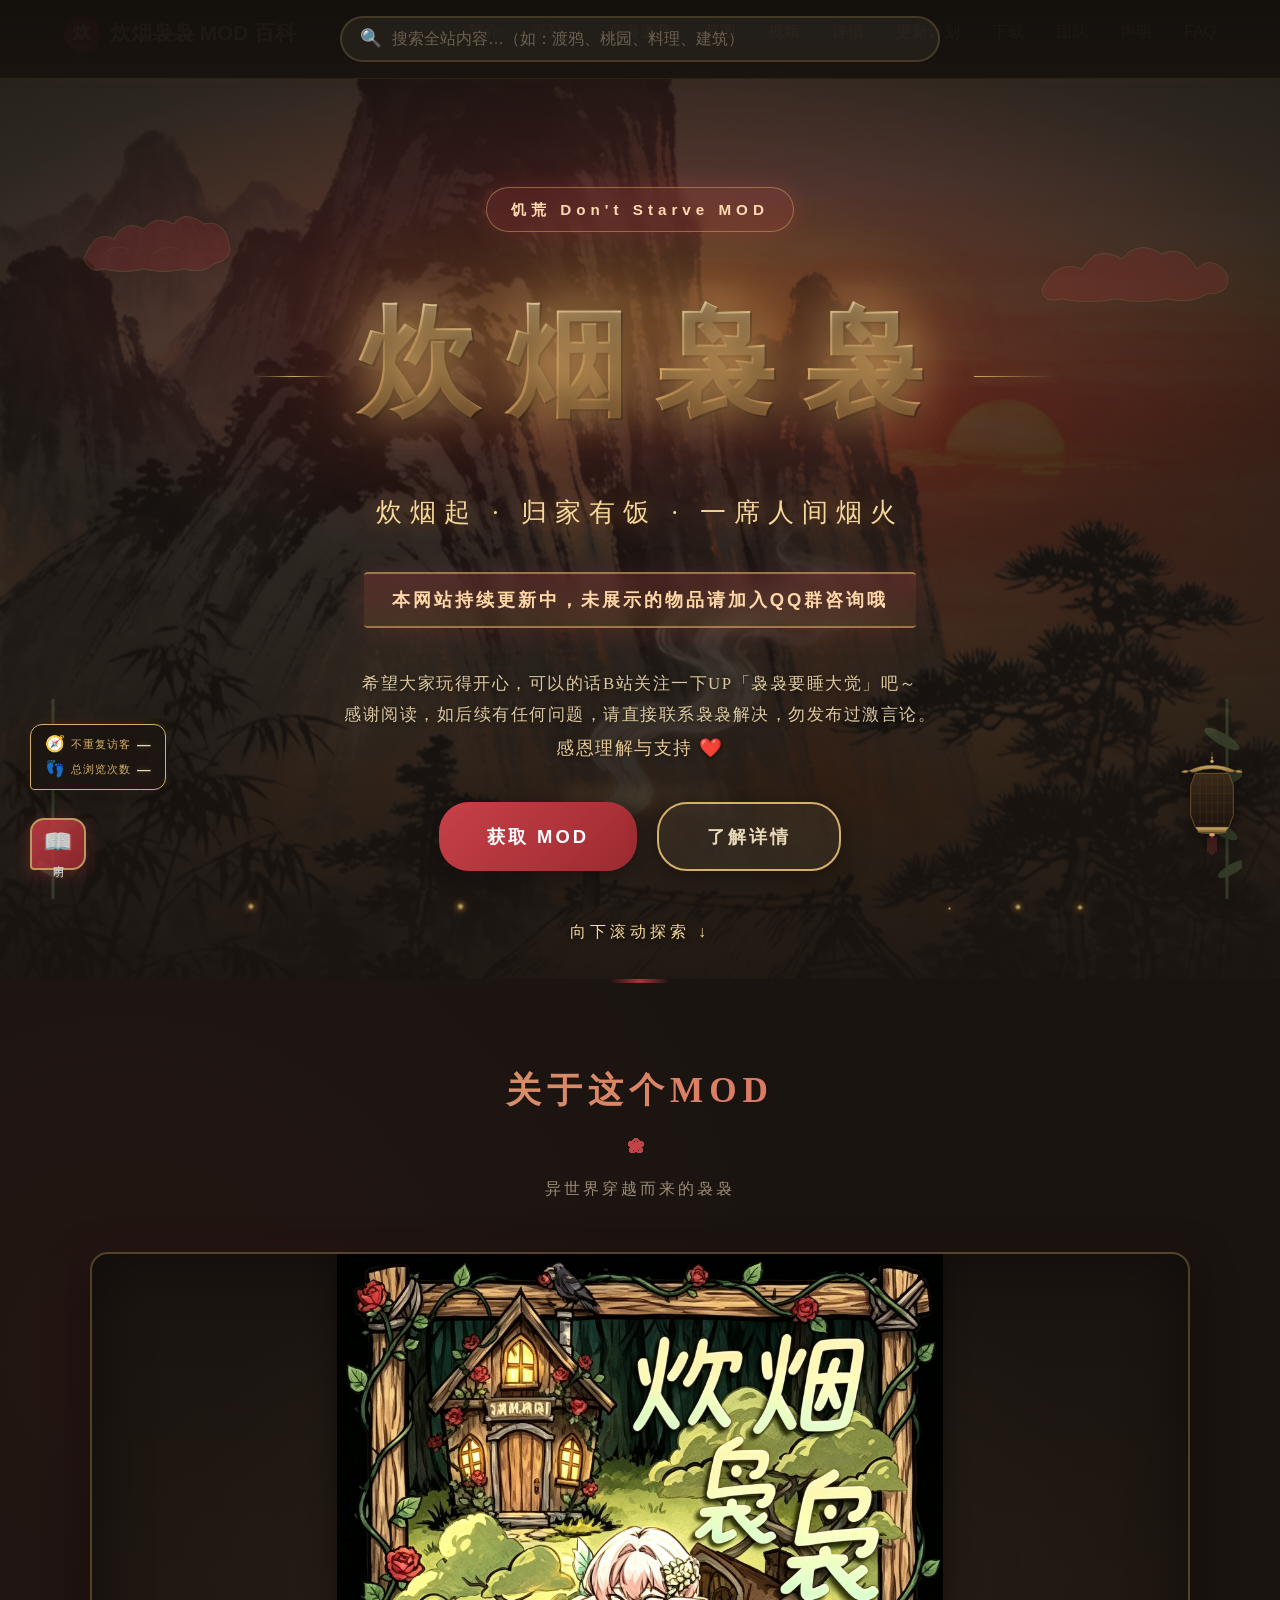
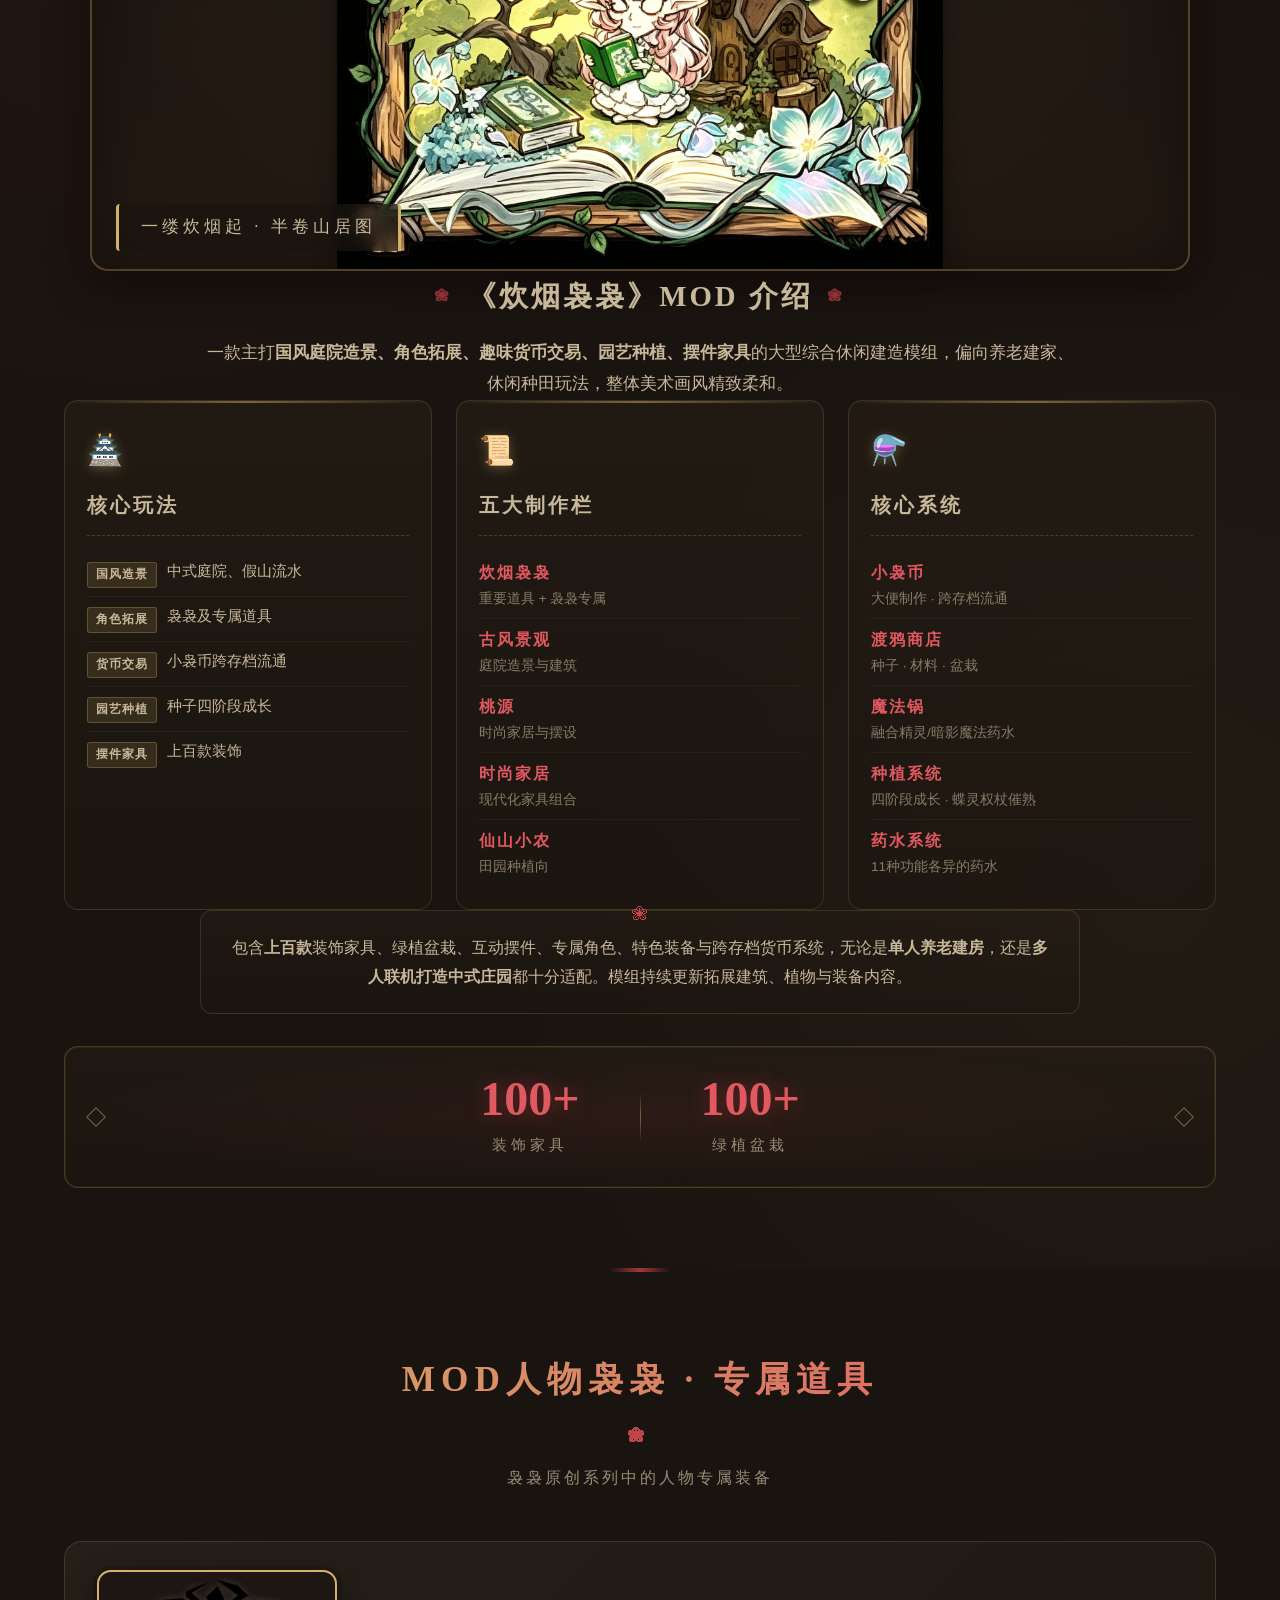
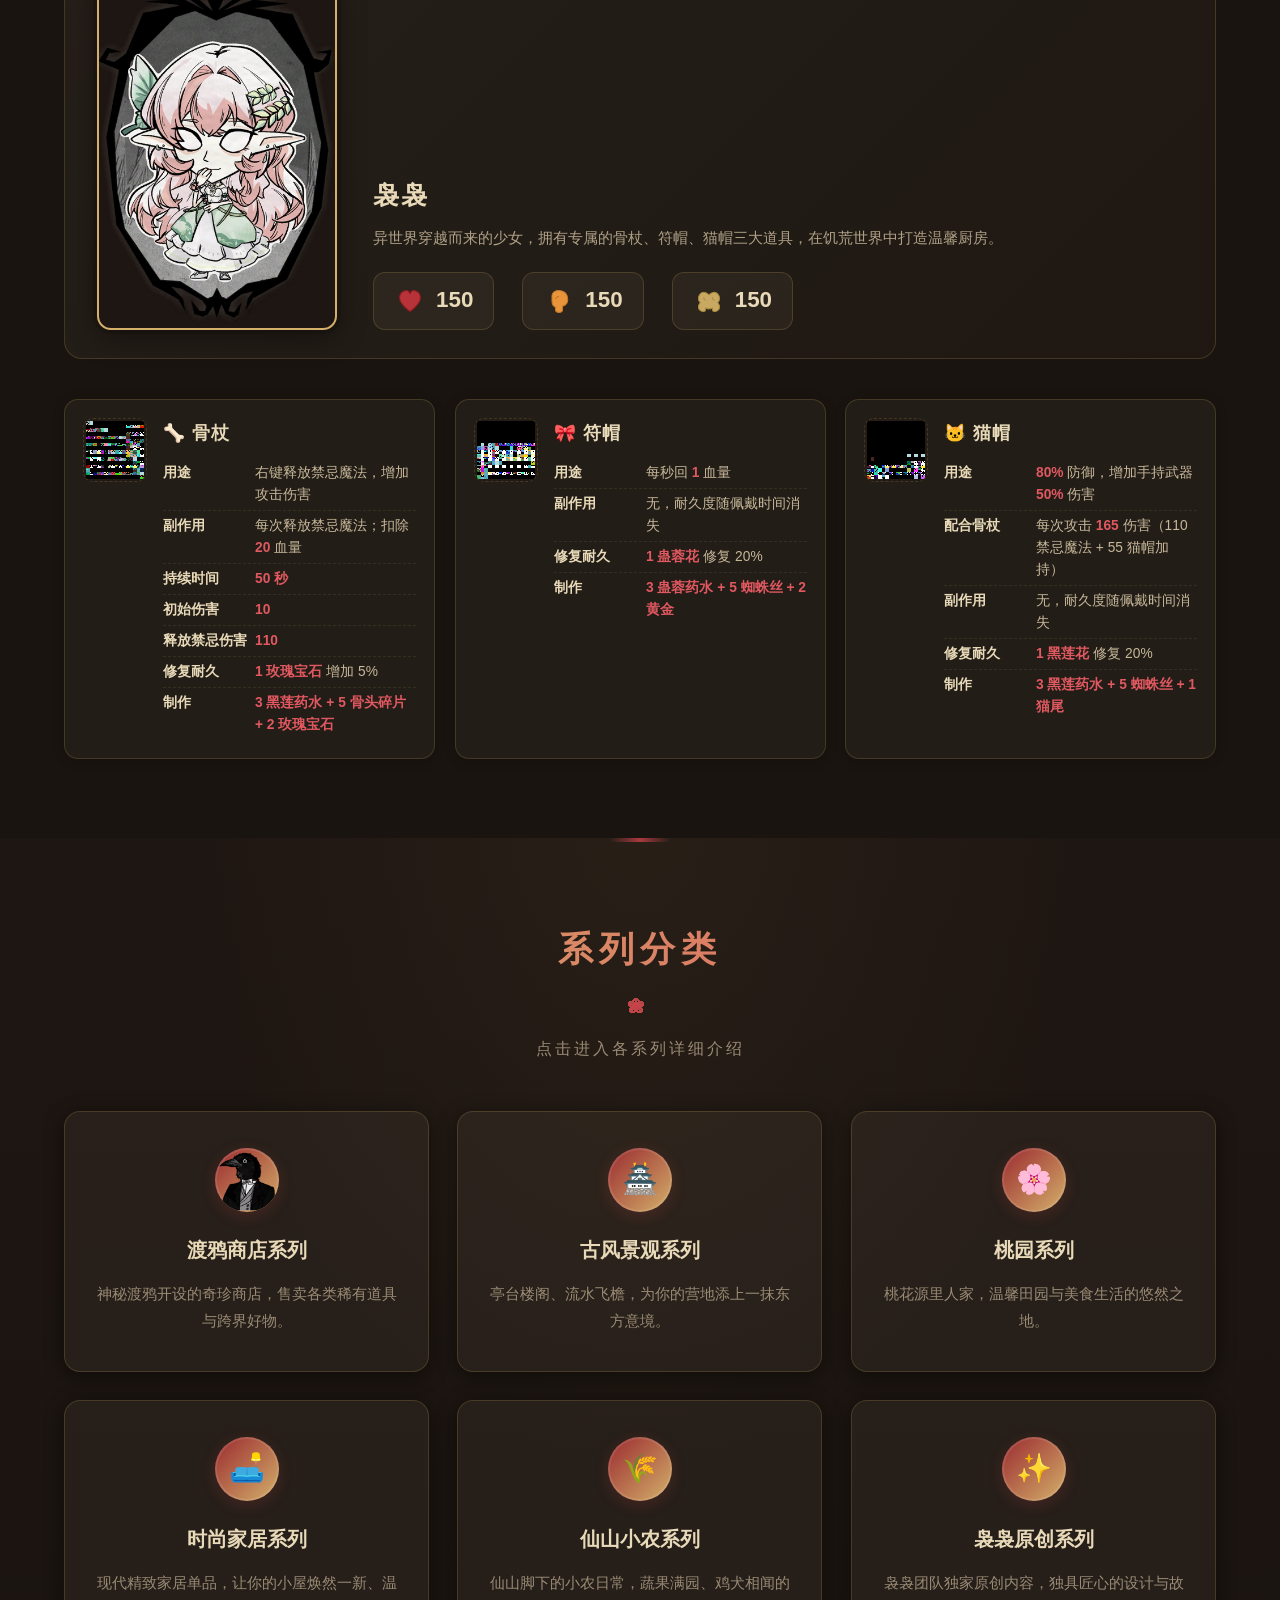
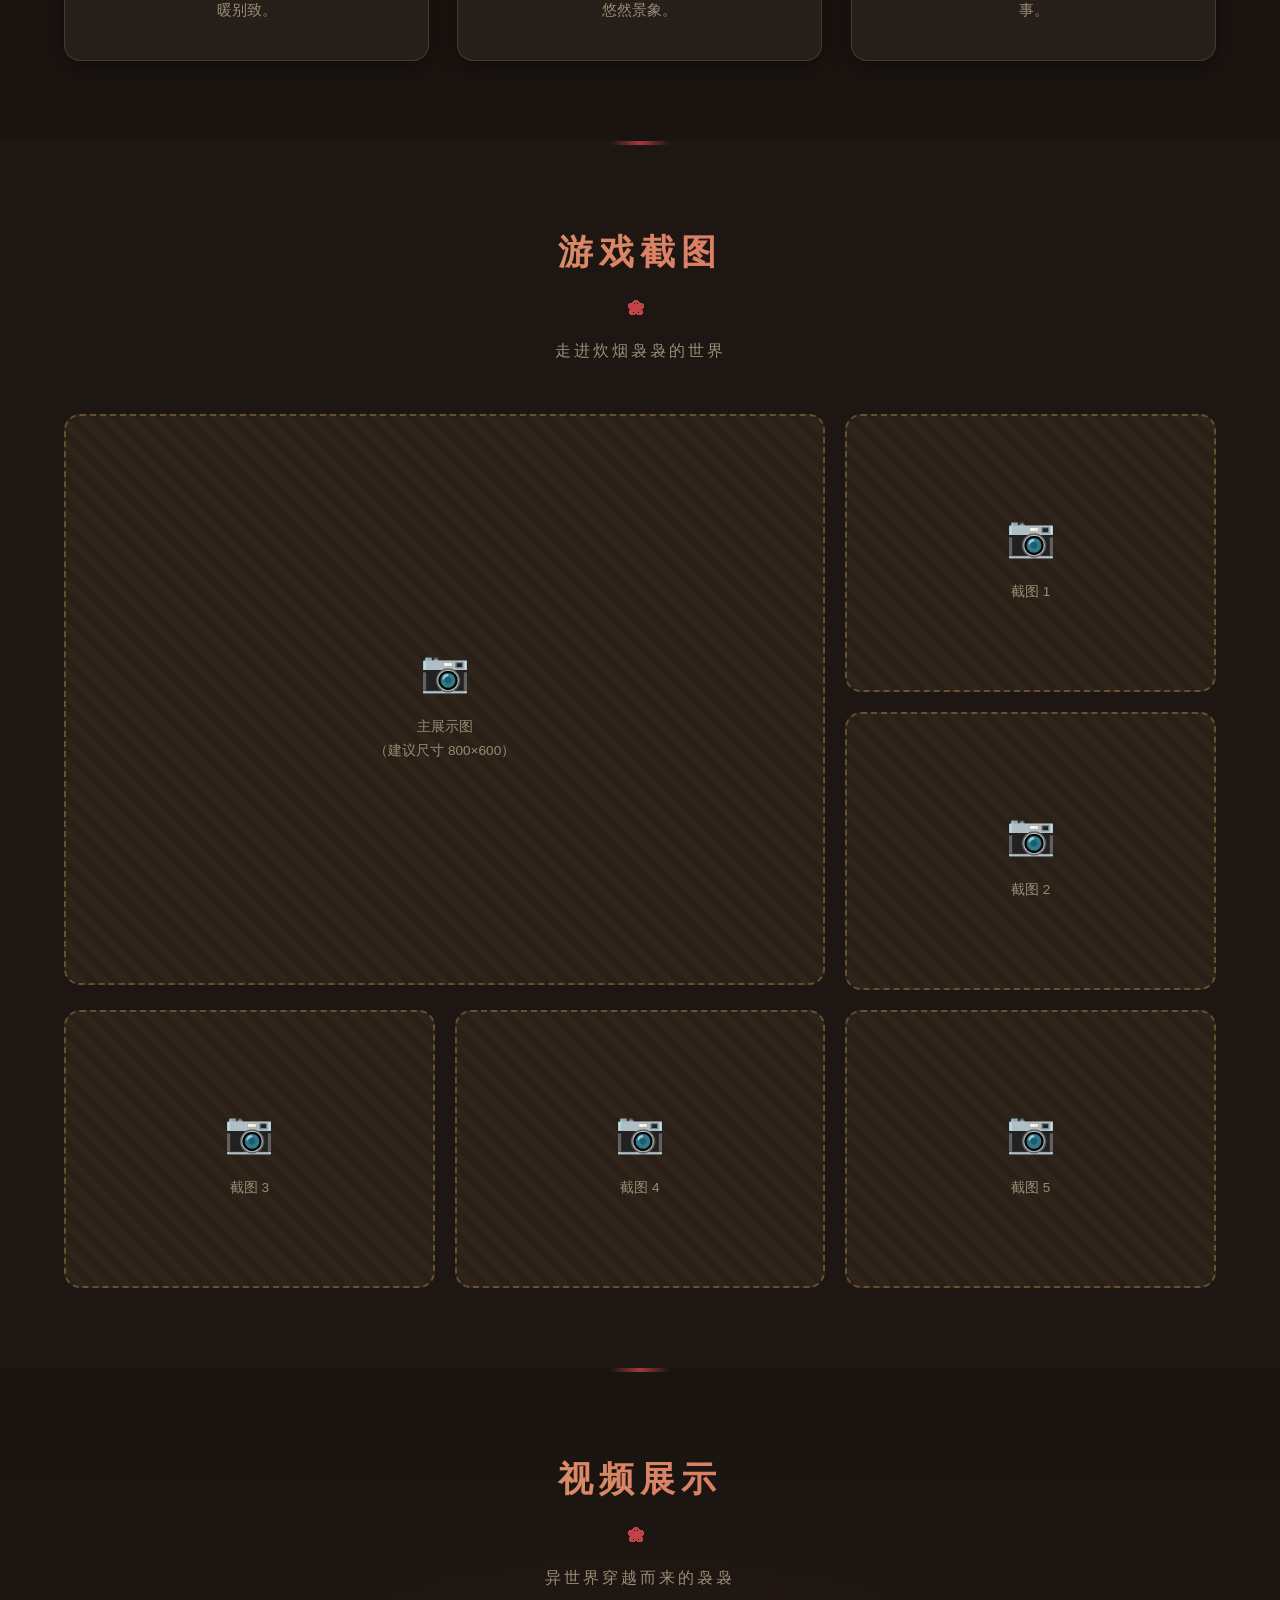
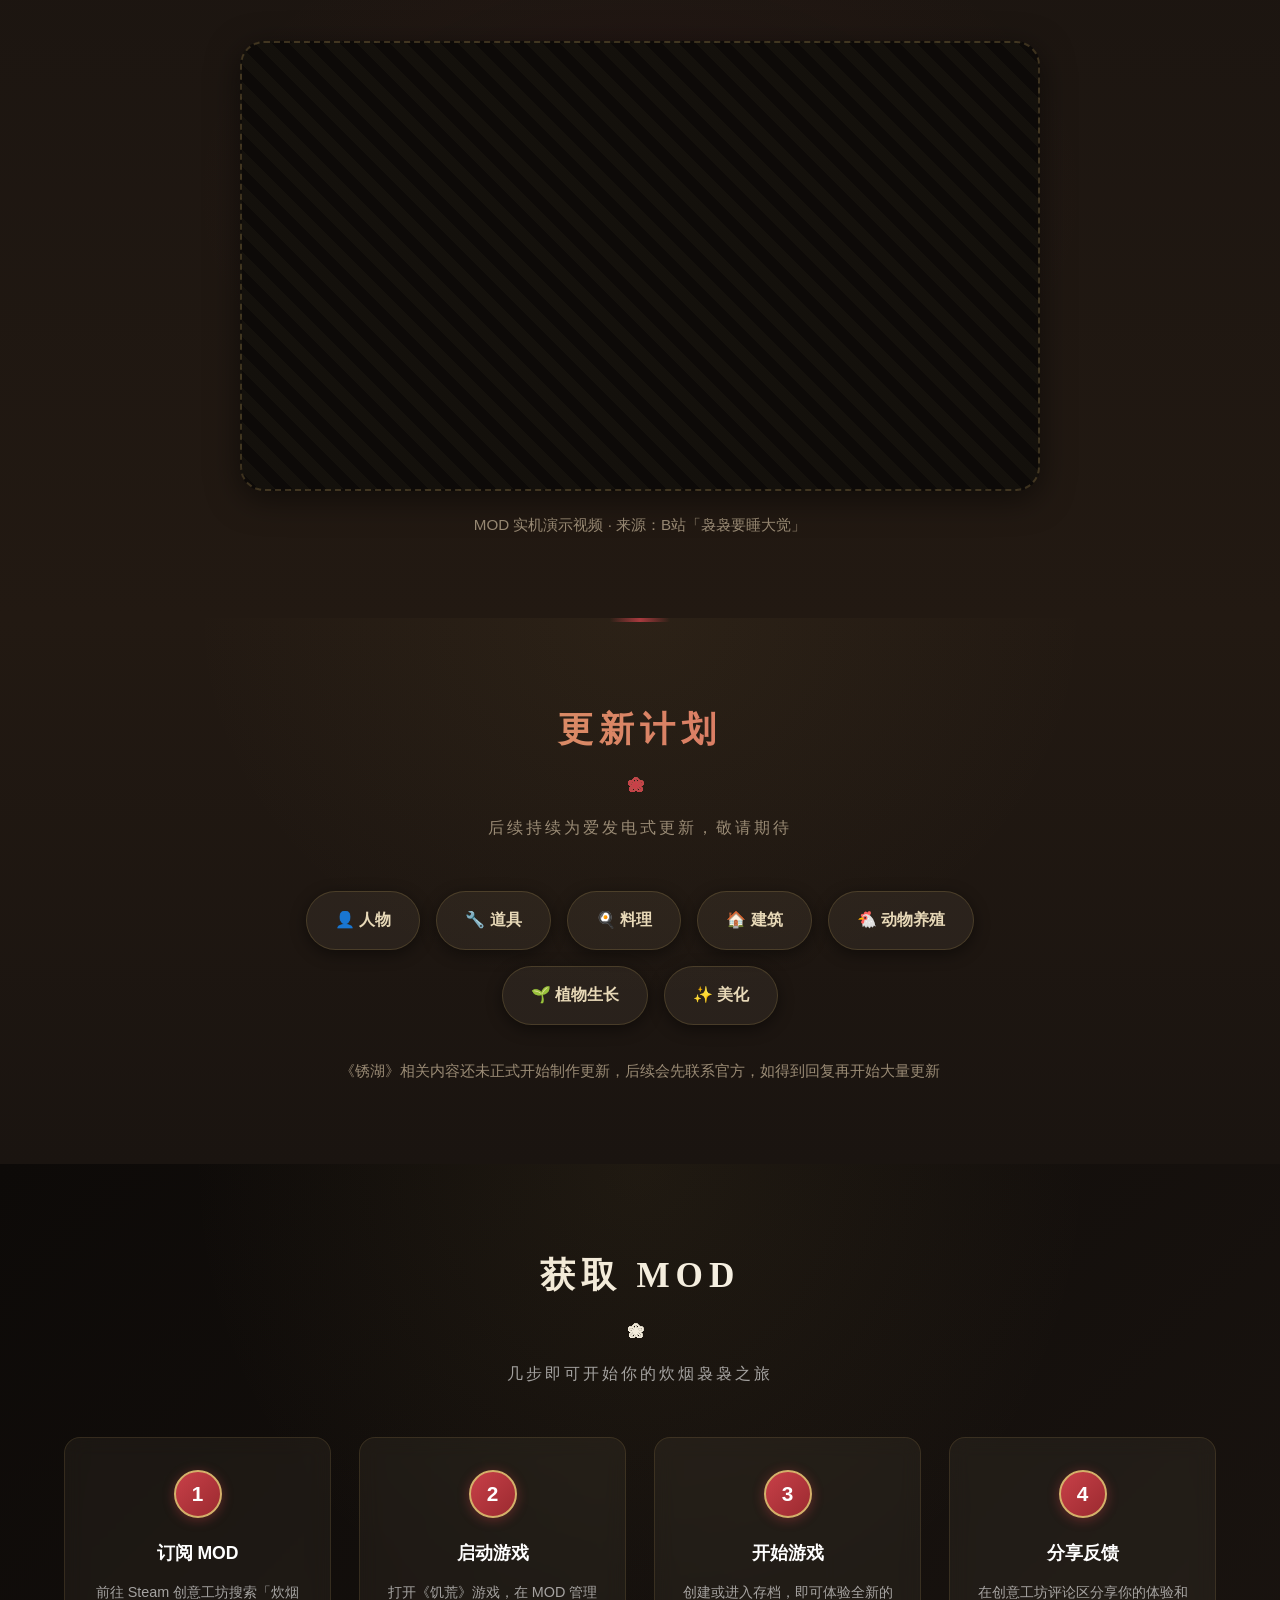
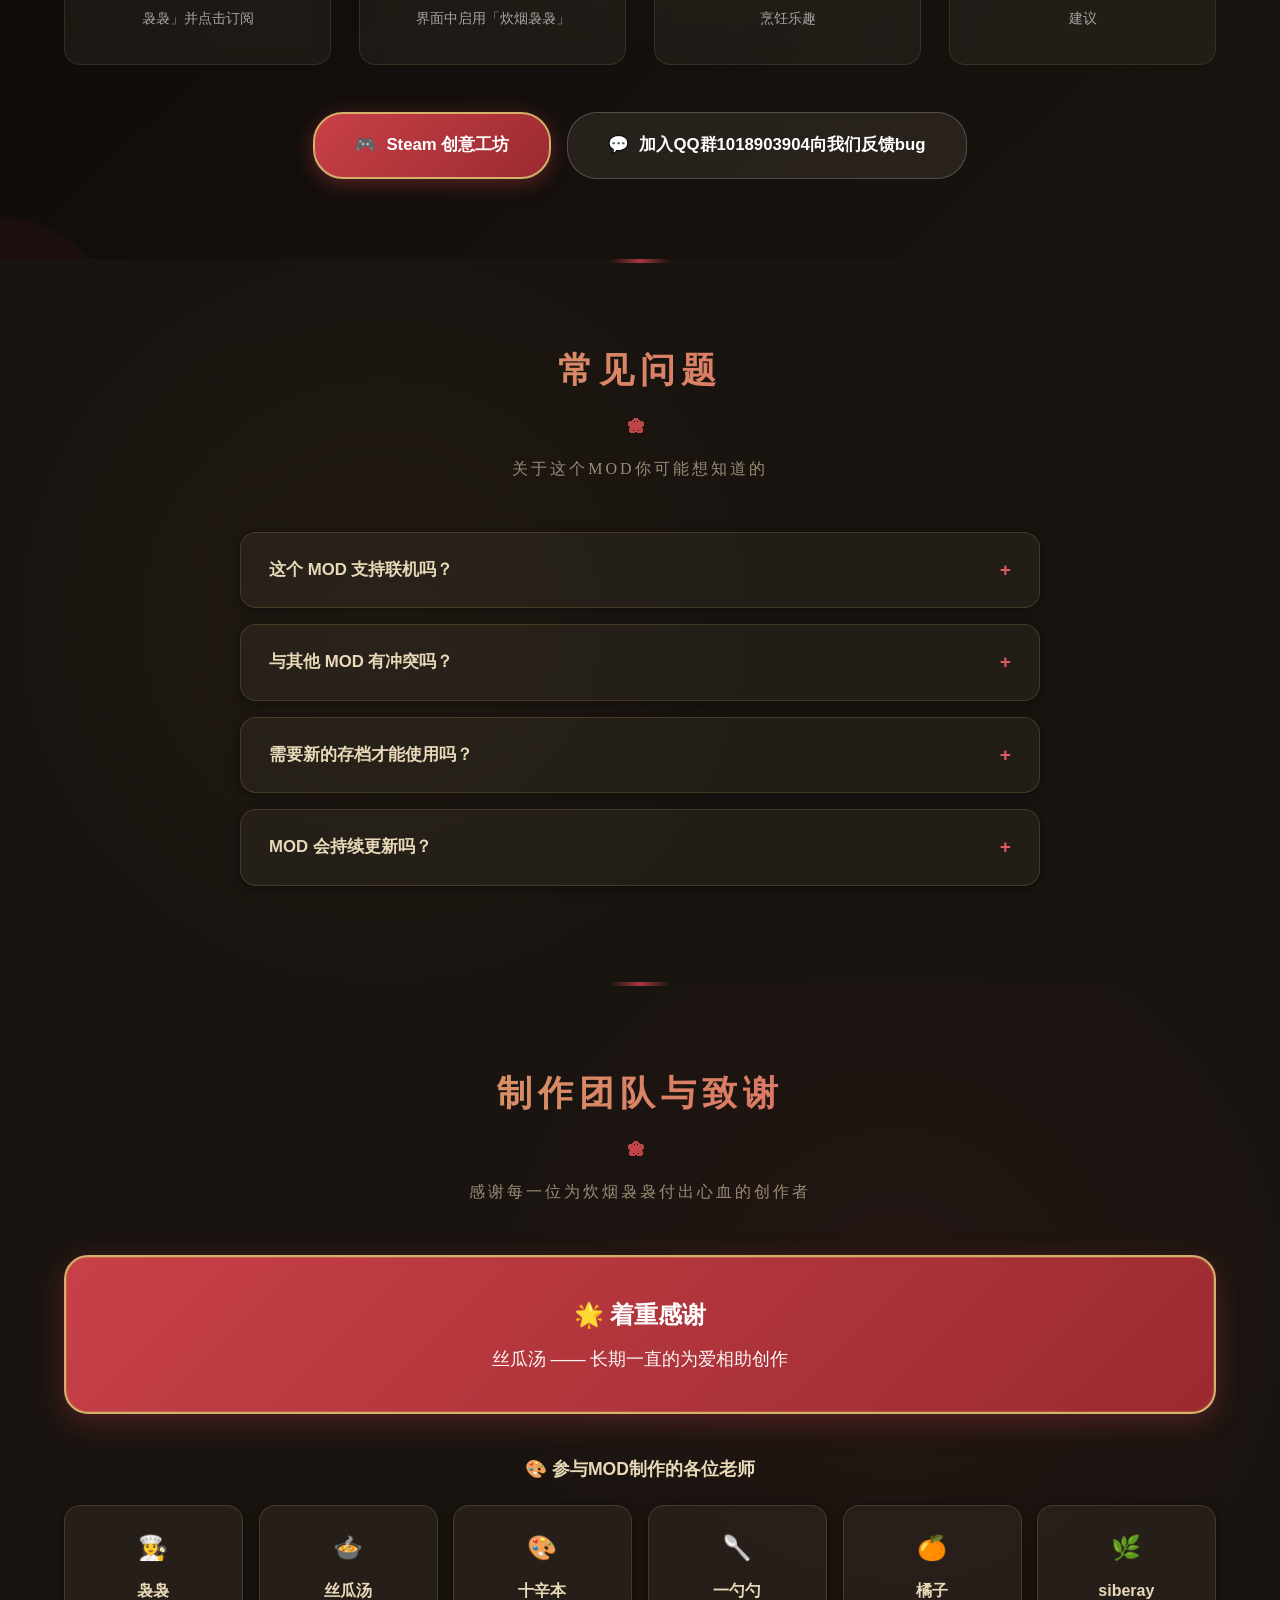
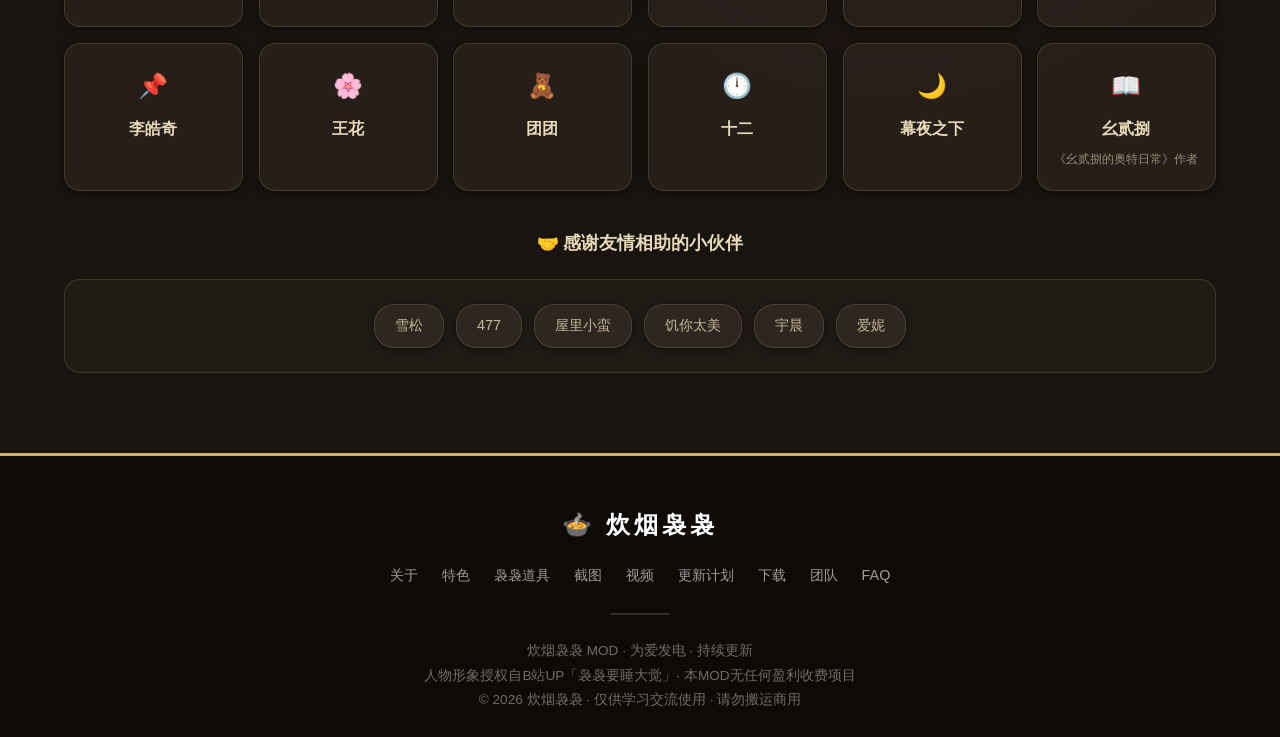
<file: index.html>
<!DOCTYPE html>
<html lang="zh-CN">
<head>
    <meta charset="UTF-8">
    <meta name="viewport" content="width=device-width, initial-scale=1.0">
    <title>炊烟袅袅 MOD 百科 | 饥荒</title>
    <meta name="description" content="炊烟袅袅 — 一款为《饥荒》打造的温馨田园美食MOD。炊烟升起，归家有饭。">
    <link rel="stylesheet" href="style.css?v=20260807_6">
</head>
<body>

    <!-- ==================== 导航栏 ==================== -->
    <!-- 【可修改】导航栏标题和链接可自行调整 -->
    <nav class="navbar" id="navbar">
        <div class="container">
            <a href="#hero" class="nav-logo">
                <span class="nav-logo-icon">炊</span>
                <span>炊烟袅袅 MOD 百科</span>
            </a>
            <ul class="nav-links" id="navLinks">
                <li><a href="#about">简介</a></li>
                <li class="nav-dropdown">
                    <a href="#features">系列 ▾</a>
                    <ul class="nav-dropdown-menu">
                        <li><a href="#features">▸ 系列总览</a></li>
                        <li><a href="series-duya.html">▸ 渡鸦商店</a></li>
                        <li><a href="series-gufeng.html">▸ 古风景观</a></li>
                        <li><a href="series-taoyuan.html">▸ 桃园系列</a></li>
                        <li><a href="series-shishang.html">▸ 时尚家居</a></li>
                        <li><a href="series-xianshan.html">▸ 仙山小农</a></li>
                        <li><a href="series-niaoniao.html">▸ 袅袅原创</a></li>
                    </ul>
                </li>
                <li><a href="#mod-character">袅袅道具</a></li>
                <li><a href="#gallery">截图</a></li>
                <li><a href="#video">视频</a></li>
                <li><a href="#details">详情</a></li>
                <li><a href="#roadmap">更新计划</a></li>
                <li><a href="#download">下载</a></li>
                <li><a href="#credits">团队</a></li>
                <li><a href="javascript:void(0)" onclick="openBookModal()">声明</a></li>
                <li><a href="#faq">FAQ</a></li>
            </ul>
            <button class="nav-toggle" id="navToggle">☰</button>
        </div>
    </nav>

    <!-- ==================== 搜索栏 ==================== -->
    <div class="search-bar-wrapper" id="searchBarWrapper">
        <div class="search-bar">
            <div class="search-input-wrapper">
                <span class="search-icon">🔍</span>
                <input type="text" class="search-input" id="searchInput" placeholder="搜索全站内容…（如：渡鸦、桃园、料理、建筑）" autocomplete="off">
                <button class="search-clear" id="searchClear" onclick="clearSearch()">✕</button>
            </div>
            <div class="search-results" id="searchResults"></div>
        </div>
    </div>

    <!-- ==================== Hero 英雄区 ==================== -->
    <!-- 【可修改】MOD名称、标语、徽标均可替换 -->
    <section class="hero" id="hero">
        <!-- 全屏背景图 -->
        <div class="hero-bg" style="background-image: url('assets/hero_guofeng.png');"></div>
        <!-- 暗化蒙版（让文字清晰） -->
        <div class="hero-overlay"></div>
        <!-- 顶部暖色光晕（夕阳感） -->
        <div class="hero-glow"></div>
        <!-- 顶部烟雾 -->
        <div class="hero-smoke">
            <span></span><span></span><span></span><span></span><span></span><span></span><span></span>
        </div>

        <!-- 装饰祥云（左上） -->
        <svg class="auspicious-cloud cloud-tl" width="180" height="90" viewBox="0 0 180 90" style="position:absolute;top:120px;left:5%;opacity:0.20;">
            <path d="M20,60 Q30,30 50,40 Q60,20 80,30 Q90,15 110,25 Q120,10 140,25 Q160,20 165,45 Q170,60 150,65 Q140,75 120,70 Q100,75 80,70 Q60,75 40,70 Q25,75 20,60 Z" fill="#B73239" stroke="#C9A961" stroke-width="1"/>
            <path d="M40,55 Q50,45 65,50" stroke="#C9A961" stroke-width="0.5" fill="none"/>
            <path d="M90,55 Q100,45 115,50" stroke="#C9A961" stroke-width="0.5" fill="none"/>
        </svg>

        <!-- 装饰祥云（右上） -->
        <svg class="auspicious-cloud cloud-tr" width="220" height="100" viewBox="0 0 220 100" style="position:absolute;top:140px;right:3%;opacity:0.18;">
            <path d="M20,70 Q35,40 60,50 Q75,25 100,40 Q115,20 140,35 Q160,25 175,50 Q190,35 205,55 Q210,75 185,75 Q170,85 145,80 Q120,85 95,80 Q65,85 40,80 Q20,85 20,70 Z" fill="#B73239" stroke="#C9A961" stroke-width="1"/>
        </svg>

        <!-- 装饰竹叶（左下） -->
        <svg class="bamboo" width="60" height="200" viewBox="0 0 60 200" style="position:absolute;bottom:80px;left:3%;opacity:0.30;">
            <line x1="15" y1="0" x2="15" y2="200" stroke="#6B8E5A" stroke-width="3"/>
            <ellipse cx="20" cy="40" rx="20" ry="6" fill="#6B8E5A" transform="rotate(-30 20 40)"/>
            <ellipse cx="12" cy="80" rx="18" ry="5" fill="#6B8E5A" transform="rotate(30 12 80)"/>
            <ellipse cx="22" cy="130" rx="20" ry="6" fill="#6B8E5A" transform="rotate(-30 22 130)"/>
            <ellipse cx="10" cy="170" rx="16" ry="5" fill="#6B8E5A" transform="rotate(30 10 170)"/>
        </svg>

        <!-- 装饰竹叶（右下） -->
        <svg class="bamboo" width="60" height="200" viewBox="0 0 60 200" style="position:absolute;bottom:80px;right:3%;opacity:0.30;">
            <line x1="45" y1="0" x2="45" y2="200" stroke="#6B8E5A" stroke-width="3"/>
            <ellipse cx="40" cy="40" rx="20" ry="6" fill="#6B8E5A" transform="rotate(30 40 40)"/>
            <ellipse cx="48" cy="80" rx="18" ry="5" fill="#6B8E5A" transform="rotate(-30 48 80)"/>
            <ellipse cx="38" cy="130" rx="20" ry="6" fill="#6B8E5A" transform="rotate(30 38 130)"/>
            <ellipse cx="50" cy="170" rx="16" ry="5" fill="#6B8E5A" transform="rotate(-30 50 170)"/>
        </svg>

        <div class="hero-content">
            <span class="hero-badge">饥荒 Don't Starve MOD</span>
            <h1 class="hero-title" data-text="炊烟袅袅">炊烟袅袅</h1>
            <div class="hero-subtitle">炊烟起 · 归家有饭 · 一席人间烟火</div>
            <p class="hero-notice">本网站持续更新中，未展示的物品请加入QQ群咨询哦</p>
            <div class="hero-greeting">
                <p>希望大家玩得开心，可以的话B站关注一下UP「袅袅要睡大觉」吧～</p>
                <p>感谢阅读，如后续有任何问题，请直接联系袅袅解决，勿发布过激言论。</p>
                <p class="hero-thanks">感恩理解与支持 ❤️</p>
            </div>
            <div class="hero-buttons">
                <a href="#download" class="btn btn-primary">获取 MOD</a>
                <a href="#about" class="btn btn-outline">了解详情</a>
            </div>
        </div>

        <div class="scroll-hint">向下滚动探索 ↓</div>
    </section>

    <!-- ==================== 关于/简介区 ==================== -->
    <section class="section about" id="about">
        <div class="container">
            <h2 class="section-title">关于这个MOD</h2>
            <p class="section-subtitle">异世界穿越而来的袅袅</p>

            <!-- 顶部横幅主图 -->
            <div class="about-banner fade-in">
                <img src="assets/about_banner.jpg" alt="炊烟袅袅 · MOD 封面">
                <div class="about-banner-caption">一缕炊烟起 · 半卷山居图</div>
            </div>

            <!-- 引言段：位于横幅下方居中 -->
            <div class="about-intro fade-in">
                <h3>《炊烟袅袅》MOD 介绍</h3>
                <p>一款主打<strong>国风庭院造景、角色拓展、趣味货币交易、园艺种植、摆件家具</strong>的大型综合休闲建造模组，偏向养老建家、休闲种田玩法，整体美术画风精致柔和。</p>
            </div>

            <!-- 三大模块卡片（核心玩法 / 制作栏 / 核心系统） -->
            <div class="about-cards">

                <!-- 卡片 1：核心玩法 -->
                <div class="about-card fade-in">
                    <div class="about-card-icon">🏯</div>
                    <h4>核心玩法</h4>
                    <ul class="about-card-list">
                        <li><span class="tag">国风造景</span>中式庭院、假山流水</li>
                        <li><span class="tag">角色拓展</span>袅袅及专属道具</li>
                        <li><span class="tag">货币交易</span>小袅币跨存档流通</li>
                        <li><span class="tag">园艺种植</span>种子四阶段成长</li>
                        <li><span class="tag">摆件家具</span>上百款装饰</li>
                    </ul>
                </div>

                <!-- 卡片 2：五个制作栏 -->
                <div class="about-card fade-in">
                    <div class="about-card-icon">📜</div>
                    <h4>五大制作栏</h4>
                    <ul class="about-card-list make-list">
                        <li><strong>炊烟袅袅</strong><span>重要道具 + 袅袅专属</span></li>
                        <li><strong>古风景观</strong><span>庭院造景与建筑</span></li>
                        <li><strong>桃源</strong><span>时尚家居与摆设</span></li>
                        <li><strong>时尚家居</strong><span>现代化家具组合</span></li>
                        <li><strong>仙山小农</strong><span>田园种植向</span></li>
                    </ul>
                </div>

                <!-- 卡片 3：核心系统 -->
                <div class="about-card fade-in">
                    <div class="about-card-icon">⚗️</div>
                    <h4>核心系统</h4>
                    <ul class="about-card-list system-list">
                        <li><strong>小袅币</strong><span>大便制作 · 跨存档流通</span></li>
                        <li><strong>渡鸦商店</strong><span>种子 · 材料 · 盆栽</span></li>
                        <li><strong>魔法锅</strong><span>融合精灵/暗影魔法药水</span></li>
                        <li><strong>种植系统</strong><span>四阶段成长 · 蝶灵权杖催熟</span></li>
                        <li><strong>药水系统</strong><span>11种功能各异的药水</span></li>
                    </ul>
                </div>
            </div>

            <!-- 尾部包裹段：适用场景 -->
            <div class="about-extra fade-in">
                <p>包含<strong>上百款</strong>装饰家具、绿植盆栽、互动摆件、专属角色、特色装备与跨存档货币系统，无论是<strong>单人养老建房</strong>，还是<strong>多人联机打造中式庄园</strong>都十分适配。模组持续更新拓展建筑、植物与装备内容。</p>
            </div>

            <!-- 底部统计数据条幅 -->
            <div class="about-stats-banner fade-in">
                <div class="about-stat">
                    <div class="stat-number">100<span class="stat-plus">+</span></div>
                    <div class="stat-label">装饰家具</div>
                </div>
                <div class="stats-divider"></div>
                <div class="about-stat">
                    <div class="stat-number">100<span class="stat-plus">+</span></div>
                    <div class="stat-label">绿植盆栽</div>
                </div>
            </div>
        </div>
    </section>

    <!-- ==================== MOD人物袅袅专属道具区 ==================== -->
    <section class="section mod-character" id="mod-character">
        <div class="container">
            <h2 class="section-title">MOD人物袅袅 · 专属道具</h2>
            <p class="section-subtitle">袅袅原创系列中的人物专属装备</p>

            <!-- 人物立绘 + 三维属性 -->
            <div class="char-showcase">
                <div class="char-portrait">
                    <img src="assets/niaoniao_portrait.png" alt="袅袅立绘" class="char-portrait-img">
                </div>
                <div class="char-info">
                    <h3>袅袅</h3>
                    <p>异世界穿越而来的少女，拥有专属的骨杖、符帽、猫帽三大道具，在饥荒世界中打造温馨厨房。</p>
                    <div class="char-stats">
                        <div class="char-stat-item">
                            <span class="char-stat-icon">
                                <svg viewBox="0 0 32 32" xmlns="http://www.w3.org/2000/svg">
                                    <path d="M16 28 C16 28 4 20 4 12 C4 7 8 4 12 4 C14 4 16 6 16 8 C16 6 18 4 20 4 C24 4 28 7 28 12 C28 20 16 28 16 28 Z" fill="#B73239" stroke="#8B1A1F" stroke-width="1.2"/>
                                </svg>
                            </span>
                            <span class="char-stat-value">150</span>
                        </div>
                        <div class="char-stat-item">
                            <span class="char-stat-icon">
                                <svg viewBox="0 0 32 32" xmlns="http://www.w3.org/2000/svg">
                                    <path d="M8 10 C8 6 12 4 16 4 C22 4 26 8 26 14 C26 18 24 21 20 22 L20 26 C20 28 18 29 16 29 C14 29 12 28 12 26 L12 23 C9 22 8 19 8 16 Z" fill="#E8943A" stroke="#C77A2A" stroke-width="1.2"/>
                                    <path d="M12 14 C12 12 14 11 16 11" stroke="#A85D1A" stroke-width="0.8" fill="none"/>
                                </svg>
                            </span>
                            <span class="char-stat-value">150</span>
                        </div>
                        <div class="char-stat-item">
                            <span class="char-stat-icon">
                                <svg viewBox="0 0 32 32" xmlns="http://www.w3.org/2000/svg">
                                    <path d="M10 6 C7 6 4 9 4 13 C4 15 5 17 6 18 C5 19 4 21 4 23 C4 26 7 28 10 28 C11 28 12 27 12 26 L12 24 C14 25 18 25 20 24 L20 26 C20 27 21 28 22 28 C25 28 28 26 28 23 C28 21 27 19 26 18 C27 17 28 15 28 13 C28 9 25 6 22 6 C20 6 18 7 16 9 C14 7 12 6 10 6 Z" fill="#C9A961" stroke="#A88A3E" stroke-width="1.2"/>
                                    <path d="M10 12 C10 14 11 15 12 15" stroke="#8B7230" stroke-width="0.8" fill="none"/>
                                    <path d="M20 12 C20 14 21 15 22 15" stroke="#8B7230" stroke-width="0.8" fill="none"/>
                                </svg>
                            </span>
                            <span class="char-stat-value">150</span>
                        </div>
                    </div>
                </div>
            </div>

            <div class="item-grid">

                <!-- 骨杖 -->
                <div class="item-card-small">
                    <div class="item-icon-64">
                        <img src="assets/niao_eq_staff_bone.png" alt="骨杖">
                    </div>
                    <div class="item-stats">
                        <h4 class="item-name" style="margin-bottom:8px;">🦴 骨杖</h4>
                        <div class="item-stat-row"><span class="item-stat-key">用途</span><span class="item-stat-val">右键释放禁忌魔法，增加攻击伤害</span></div>
                        <div class="item-stat-row"><span class="item-stat-key">副作用</span><span class="item-stat-val">每次释放禁忌魔法；扣除 <strong>20</strong> 血量</span></div>
                        <div class="item-stat-row"><span class="item-stat-key">持续时间</span><span class="item-stat-val"><strong>50 秒</strong></span></div>
                        <div class="item-stat-row"><span class="item-stat-key">初始伤害</span><span class="item-stat-val"><strong>10</strong></span></div>
                        <div class="item-stat-row"><span class="item-stat-key">释放禁忌伤害</span><span class="item-stat-val"><strong>110</strong></span></div>
                        <div class="item-stat-row"><span class="item-stat-key">修复耐久</span><span class="item-stat-val"><strong>1 玫瑰宝石</strong> 增加 5%</span></div>
                        <div class="item-stat-row"><span class="item-stat-key">制作</span><span class="item-stat-val"><strong>3 黑莲药水 + 5 骨头碎片 + 2 玫瑰宝石</strong></span></div>
                    </div>
                </div>

                <!-- 符帽 -->
                <div class="item-card-small">
                    <div class="item-icon-64">
                        <img src="assets/niao_eq_hat_talisman.png" alt="符帽">
                    </div>
                    <div class="item-stats">
                        <h4 class="item-name" style="margin-bottom:8px;">🎀 符帽</h4>
                        <div class="item-stat-row"><span class="item-stat-key">用途</span><span class="item-stat-val">每秒回 <strong>1</strong> 血量</span></div>
                        <div class="item-stat-row"><span class="item-stat-key">副作用</span><span class="item-stat-val">无，耐久度随佩戴时间消失</span></div>
                        <div class="item-stat-row"><span class="item-stat-key">修复耐久</span><span class="item-stat-val"><strong>1 蛊蓉花</strong> 修复 20%</span></div>
                        <div class="item-stat-row"><span class="item-stat-key">制作</span><span class="item-stat-val"><strong>3 蛊蓉药水 + 5 蜘蛛丝 + 2 黄金</strong></span></div>
                    </div>
                </div>

                <!-- 猫帽 -->
                <div class="item-card-small">
                    <div class="item-icon-64">
                        <img src="assets/niao_eq_hat_kitty.png" alt="猫帽">
                    </div>
                    <div class="item-stats">
                        <h4 class="item-name" style="margin-bottom:8px;">🐱 猫帽</h4>
                        <div class="item-stat-row"><span class="item-stat-key">用途</span><span class="item-stat-val"><strong>80%</strong> 防御，增加手持武器 <strong>50%</strong> 伤害</span></div>
                        <div class="item-stat-row"><span class="item-stat-key">配合骨杖</span><span class="item-stat-val">每次攻击 <strong>165</strong> 伤害（110 禁忌魔法 + 55 猫帽加持）</span></div>
                        <div class="item-stat-row"><span class="item-stat-key">副作用</span><span class="item-stat-val">无，耐久度随佩戴时间消失</span></div>
                        <div class="item-stat-row"><span class="item-stat-key">修复耐久</span><span class="item-stat-val"><strong>1 黑莲花</strong> 修复 20%</span></div>
                        <div class="item-stat-row"><span class="item-stat-key">制作</span><span class="item-stat-val"><strong>3 黑莲药水 + 5 蜘蛛丝 + 1 猫尾</strong></span></div>
                    </div>
                </div>

            </div>
        </div>
    </section>

    <!-- ==================== 系列分类区 ==================== -->
    <!-- 【可修改】系列卡片点击会跳转至下方对应系列详情区 -->
    <section class="section features" id="features">
        <div class="container">
            <h2 class="section-title">系列分类</h2>
            <p class="section-subtitle">点击进入各系列详细介绍</p>
            <div class="features-grid">
                <!-- 系列卡片 1：渡鸦商店 -->
                <a href="series-duya.html" class="series-card fade-in">
                    <div class="feature-icon feature-icon-img"><img src="assets/duya_shop_icon.png" alt="渡鸦商店"></div>
                    <h3>渡鸦商店系列</h3>
                    <p>神秘渡鸦开设的奇珍商店，售卖各类稀有道具与跨界好物。</p>
                </a>
                <!-- 系列卡片 2：古风景观 -->
                <a href="series-gufeng.html" class="series-card fade-in">
                    <div class="feature-icon">🏯</div>
                    <h3>古风景观系列</h3>
                    <p>亭台楼阁、流水飞檐，为你的营地添上一抹东方意境。</p>
                </a>
                <!-- 系列卡片 3：桃园 -->
                <a href="series-taoyuan.html" class="series-card fade-in">
                    <div class="feature-icon">🌸</div>
                    <h3>桃园系列</h3>
                    <p>桃花源里人家，温馨田园与美食生活的悠然之地。</p>
                </a>
                <!-- 系列卡片 4：时尚家居 -->
                <a href="series-shishang.html" class="series-card fade-in">
                    <div class="feature-icon">🛋️</div>
                    <h3>时尚家居系列</h3>
                    <p>现代精致家居单品，让你的小屋焕然一新、温暖别致。</p>
                </a>
                <!-- 系列卡片 5：仙山小农 -->
                <a href="series-xianshan.html" class="series-card fade-in">
                    <div class="feature-icon">🌾</div>
                    <h3>仙山小农系列</h3>
                    <p>仙山脚下的小农日常，蔬果满园、鸡犬相闻的悠然景象。</p>
                </a>
                <!-- 系列卡片 6：袅袅原创 -->
                <a href="series-niaoniao.html" class="series-card fade-in">
                    <div class="feature-icon">✨</div>
                    <h3>袅袅原创系列</h3>
                    <p>袅袅团队独家原创内容，独具匠心的设计与故事。</p>
                </a>
            </div>
        </div>
    </section>

    <!-- ==================== 图片展示区 ==================== -->
    <!-- 【可修改】每个占位框均可替换为实际游戏截图 -->
    <section class="section gallery" id="gallery">
        <div class="container">
            <h2 class="section-title">游戏截图</h2>
            <p class="section-subtitle">走进炊烟袅袅的世界</p>
            <div class="gallery-grid">
                <!-- 大图占位 -->
                <!-- 【图片占位】替换方法：删除占位内容，添加 <img src="图片路径" style="width:100%;height:100%;object-fit:cover;border-radius:14px;"> -->
                <div class="gallery-item large">
                    <span class="placeholder-icon">📷</span>
                    <span class="placeholder-text">主展示图<br>（建议尺寸 800×600）</span>
                </div>
                <!-- 小图占位 1 -->
                <div class="gallery-item">
                    <span class="placeholder-icon">📷</span>
                    <span class="placeholder-text">截图 1</span>
                </div>
                <!-- 小图占位 2 -->
                <div class="gallery-item">
                    <span class="placeholder-icon">📷</span>
                    <span class="placeholder-text">截图 2</span>
                </div>
                <!-- 小图占位 3 -->
                <div class="gallery-item">
                    <span class="placeholder-icon">📷</span>
                    <span class="placeholder-text">截图 3</span>
                </div>
                <!-- 小图占位 4 -->
                <div class="gallery-item">
                    <span class="placeholder-icon">📷</span>
                    <span class="placeholder-text">截图 4</span>
                </div>
                <!-- 小图占位 5 -->
                <div class="gallery-item">
                    <span class="placeholder-icon">📷</span>
                    <span class="placeholder-text">截图 5</span>
                </div>
            </div>
        </div>
    </section>

    <!-- ==================== 视频展示区 ==================== -->
    <section class="section video-section" id="video">
        <div class="container">
            <h2 class="section-title">视频展示</h2>
            <p class="section-subtitle">异世界穿越而来的袅袅</p>
            <div class="video-container">
                <iframe src="//player.bilibili.com/player.html?bvid=BV1P9VC6AEhm&autoplay=0" scrolling="no" border="0" frameborder="no" framespacing="0" allowfullscreen="true" style="width:100%;height:100%;border-radius:24px;"></iframe>
            </div>
            <p class="video-caption">MOD 实机演示视频 · 来源：B站「袅袅要睡大觉」</p>
        </div>
    </section>

    <!-- ==================== 更新计划区 ==================== -->
    <section class="section roadmap" id="roadmap">
        <div class="container">
            <h2 class="section-title">更新计划</h2>
            <p class="section-subtitle">后续持续为爱发电式更新，敬请期待</p>
            <div class="roadmap-tags">
                <div class="roadmap-tag">👤 人物</div>
                <div class="roadmap-tag">🔧 道具</div>
                <div class="roadmap-tag">🍳 料理</div>
                <div class="roadmap-tag">🏠 建筑</div>
                <div class="roadmap-tag">🐔 动物养殖</div>
                <div class="roadmap-tag">🌱 植物生长</div>
                <div class="roadmap-tag">✨ 美化</div>
            </div>
            <p class="roadmap-note">《锈湖》相关内容还未正式开始制作更新，后续会先联系官方，如得到回复再开始大量更新</p>
        </div>
    </section>

    <!-- ==================== 下载/指引区 ==================== -->
    <!-- 【可修改】下载链接和步骤说明可自行调整 -->
    <section class="section download" id="download">
        <div class="container">
            <h2 class="section-title">获取 MOD</h2>
            <p class="section-subtitle">几步即可开始你的炊烟袅袅之旅</p>
            <div class="download-steps">
                <div class="step-card">
                    <div class="step-number">1</div>
                    <h4>订阅 MOD</h4>
                    <p>前往 Steam 创意工坊搜索「炊烟袅袅」并点击订阅</p>
                </div>
                <div class="step-card">
                    <div class="step-number">2</div>
                    <h4>启动游戏</h4>
                    <p>打开《饥荒》游戏，在 MOD 管理界面中启用「炊烟袅袅」</p>
                </div>
                <div class="step-card">
                    <div class="step-number">3</div>
                    <h4>开始游戏</h4>
                    <p>创建或进入存档，即可体验全新的烹饪乐趣</p>
                </div>
                <div class="step-card">
                    <div class="step-number">4</div>
                    <h4>分享反馈</h4>
                    <p>在创意工坊评论区分享你的体验和建议</p>
                </div>
            </div>
            <div class="download-buttons">
                <!-- 【链接占位】将 # 替换为 Steam 创意工坊实际链接 -->
                <a href="#" class="btn-download" target="_blank" rel="noopener">
                    <span>🎮</span> Steam 创意工坊
                </a>
                <!-- 【链接占位】QQ群链接 -->
                <a href="https://qm.qq.com/q/1018903904" class="btn-download-secondary" target="_blank" rel="noopener">
                    <span>💬</span> 加入QQ群1018903904向我们反馈bug
                </a>
            </div>
        </div>
    </section>

    <!-- ==================== 常见问题区 ==================== -->
    <!-- 【可修改】问题和答案均可自行编辑 -->
    <section class="section faq" id="faq">
        <div class="container">
            <h2 class="section-title">常见问题</h2>
            <p class="section-subtitle">关于这个MOD你可能想知道的</p>
            <div class="faq-list">
                <div class="faq-item">
                    <div class="faq-question" onclick="toggleFAQ(this)">
                        <span>这个 MOD 支持联机吗？</span>
                        <span class="faq-icon">+</span>
                    </div>
                    <div class="faq-answer">
                        <p>支持。炊烟袅袅 MOD 兼容《饥荒：联机版》，你可以和好友一起享受烹饪的乐趣。请确保所有玩家都订阅并启用了该 MOD。</p>
                    </div>
                </div>
                <div class="faq-item">
                    <div class="faq-question" onclick="toggleFAQ(this)">
                        <span>与其他 MOD 有冲突吗？</span>
                        <span class="faq-icon">+</span>
                    </div>
                    <div class="faq-answer">
                        <p>本 MOD 经过充分测试，与大多数热门 MOD 兼容。如果遇到冲突问题，请调整 MOD 加载顺序或反馈给作者。</p>
                    </div>
                </div>
                <div class="faq-item">
                    <div class="faq-question" onclick="toggleFAQ(this)">
                        <span>需要新的存档才能使用吗？</span>
                        <span class="faq-icon">+</span>
                    </div>
                    <div class="faq-answer">
                        <p>不需要。你可以直接在已有存档中启用该 MOD，新增内容会在游戏中自然出现。</p>
                    </div>
                </div>
                <div class="faq-item">
                    <div class="faq-question" onclick="toggleFAQ(this)">
                        <span>MOD 会持续更新吗？</span>
                        <span class="faq-icon">+</span>
                    </div>
                    <div class="faq-answer">
                        <p>作者会根据玩家反馈持续优化和更新内容，后续计划加入更多食谱、建筑和特殊机制。</p>
                    </div>
                </div>
            </div>
        </div>
    </section>

    <!-- ==================== 制作团队与致谢区 ==================== -->
    <section class="section credits" id="credits">
        <div class="container">
            <h2 class="section-title">制作团队与致谢</h2>
            <p class="section-subtitle">感谢每一位为炊烟袅袅付出心血的创作者</p>

            <!-- 着重感谢 -->
            <div class="credits-highlight fade-in">
                <h3>🌟 着重感谢</h3>
                <p>丝瓜汤 —— 长期一直的为爱相助创作</p>
            </div>

            <!-- 制作团队 -->
            <p class="credits-section-label">🎨 参与MOD制作的各位老师</p>
            <div class="credits-team-grid">
                <div class="team-member">
                    <span class="member-icon">👩‍🍳</span>
                    袅袅
                </div>
                <div class="team-member">
                    <span class="member-icon">🍲</span>
                    丝瓜汤
                </div>
                <div class="team-member">
                    <span class="member-icon">🎨</span>
                    十辛本
                </div>
                <div class="team-member">
                    <span class="member-icon">🥄</span>
                    一勺勺
                </div>
                <div class="team-member">
                    <span class="member-icon">🍊</span>
                    橘子
                </div>
                <div class="team-member">
                    <span class="member-icon">🌿</span>
                    siberay
                </div>
                <div class="team-member">
                    <span class="member-icon">📌</span>
                    李皓奇
                </div>
                <div class="team-member">
                    <span class="member-icon">🌸</span>
                    王花
                </div>
                <div class="team-member">
                    <span class="member-icon">🧸</span>
                    团团
                </div>
                <div class="team-member">
                    <span class="member-icon">🕛</span>
                    十二
                </div>
                <div class="team-member">
                    <span class="member-icon">🌙</span>
                    幕夜之下
                </div>
                <div class="team-member">
                    <span class="member-icon">📖</span>
                    幺贰捌
                    <div class="member-note">《幺贰捌的奥特日常》作者</div>
                </div>
            </div>

            <!-- 友情相助 -->
            <p class="credits-section-label">🤝 感谢友情相助的小伙伴</p>
            <div class="credits-friends">
                <span class="friend-tag">雪松</span>
                <span class="friend-tag">477</span>
                <span class="friend-tag">屋里小蛮</span>
                <span class="friend-tag">饥你太美</span>
                <span class="friend-tag">宇晨</span>
                <span class="friend-tag">爱妮</span>
            </div>
        </div>
    </section>

    <!-- ==================== 页脚 ==================== -->
    <!-- 【可修改】页脚信息和链接可自行调整 -->
    <footer class="footer">
        <div class="container">
            <div class="footer-logo">
                <span>🍲</span> 炊烟袅袅
            </div>
            <div class="footer-links">
                <a href="#about">关于</a>
                <a href="#features">特色</a>
                <a href="#mod-character">袅袅道具</a>
                <a href="#gallery">截图</a>
                <a href="#video">视频</a>
                <a href="#roadmap">更新计划</a>
                <a href="#download">下载</a>
                <a href="#credits">团队</a>
                <a href="#faq">FAQ</a>
            </div>
            <div class="footer-divider"></div>
            <p class="footer-copy">
                炊烟袅袅 MOD · 为爱发电 · 持续更新<br>
                人物形象授权自B站UP「袅袅要睡大觉」· 本MOD无任何盈利收费项目<br>
                © 2026 炊烟袅袅 · 仅供学习交流使用 · 请勿搬运商用
            </p>
        </div>
    </footer>

    <!-- 返回顶部按钮 -->
    <button class="back-to-top" id="backToTop" onclick="scrollToTop()">↑</button>

    <!-- ==================== 访客计数器 ==================== -->
    <div class="visitor-counter" id="visitorCounter" title="网站访问统计">
        <div class="visitor-counter-row">
            <span class="visitor-counter-icon">🧭</span>
            <span class="visitor-counter-label">不重复访客</span>
            <span class="visitor-counter-number" id="uniqueCount">···</span>
        </div>
        <div class="visitor-counter-row">
            <span class="visitor-counter-icon">👣</span>
            <span class="visitor-counter-label">总浏览次数</span>
            <span class="visitor-counter-number" id="totalCount">···</span>
        </div>
    </div>

    <!-- ==================== 浮动书本标签（版权与声明） ==================== -->
    <button class="book-float" id="bookFloat" onclick="openBookModal()" title="版权与声明">
        <span class="book-float-icon">📖</span>
        <span class="book-float-label">声明</span>
    </button>

    <!-- ==================== 版权声明弹窗 ==================== -->
    <div class="book-modal-overlay" id="bookModalOverlay" onclick="closeBookModal(event)">
        <div class="book-modal" onclick="event.stopPropagation()">
            <button class="book-modal-close" onclick="closeBookModal()">✕</button>
            <h3 class="book-modal-title">📜 版权与声明</h3>
            <div class="book-modal-body">
                <div class="book-modal-grid">
                    <div class="book-modal-card">
                        <h4>🎨 素材来源</h4>
                        <ul>
                            <li>部分贴图自小红书博主授权原创 + 其他游戏贴图临摹</li>
                            <li>部分贴图来自AI素材图临摹，如和其他MOD雷同纯属巧合</li>
                            <li>人物形象授权自bilibili平台UP主：<strong>袅袅要睡大觉</strong></li>
                        </ul>
                    </div>
                    <div class="book-modal-card">
                        <h4>📜 二创声明</h4>
                        <ul>
                            <li>本MOD添加有来自《桃源深处有人家》《仙山小农》贴图二创内容</li>
                            <li>非MOD与官方合作，但已与官方获得联系，并得到肯定回复</li>
                            <li>大家可以放心建家用，后续也会持续为爱发电式更新</li>
                            <li>所有内容直接订阅MOD游玩即可，无任何限制</li>
                        </ul>
                    </div>
                </div>
                <div class="book-modal-warning">
                    <strong>⚠️ 重要提醒：</strong>
                    本MOD无任何私下盈利收费项目，切勿上当受骗！！！！！　
                    请勿将本MOD二创内容私自搬运或商用！！！本MOD无权给予授权
                </div>
            </div>
        </div>
    </div>

    <!-- ==================== JavaScript ==================== -->
    <script>
        // 导航栏移动端菜单切换
        const navToggle = document.getElementById('navToggle');
        const navLinks = document.getElementById('navLinks');

        navToggle.addEventListener('click', function() {
            navLinks.classList.toggle('active');
        });

        // 点击导航链接后关闭移动端菜单
        document.querySelectorAll('.nav-links a').forEach(link => {
            link.addEventListener('click', function() {
                navLinks.classList.remove('active');
            });
        });

        // 导航栏滚动效果
        const navbar = document.getElementById('navbar');
        window.addEventListener('scroll', function() {
            if (window.scrollY > 50) {
                navbar.style.boxShadow = '0 2px 20px rgba(139, 94, 60, 0.2)';
            } else {
                navbar.style.boxShadow = '0 2px 20px rgba(139, 94, 60, 0.15)';
            }
        });

        // 返回顶部按钮
        const backToTop = document.getElementById('backToTop');
        window.addEventListener('scroll', function() {
            if (window.scrollY > 400) {
                backToTop.classList.add('visible');
            } else {
                backToTop.classList.remove('visible');
            }
        });

        function scrollToTop() {
            window.scrollTo({ top: 0, behavior: 'smooth' });
        }

        // FAQ 折叠切换
        function toggleFAQ(element) {
            const item = element.parentElement;
            const isActive = item.classList.contains('active');

            // 关闭所有 FAQ 项
            document.querySelectorAll('.faq-item').forEach(i => {
                i.classList.remove('active');
            });

            // 打开当前项（如果之前是关闭的）
            if (!isActive) {
                item.classList.add('active');
            }
        }

        // 滚动渐入动画
        const observerOptions = {
            threshold: 0.15,
            rootMargin: '0px 0px -50px 0px'
        };

        const observer = new IntersectionObserver(function(entries) {
            entries.forEach(entry => {
                if (entry.isIntersecting) {
                    entry.target.classList.add('visible');
                }
            });
        }, observerOptions);

        document.querySelectorAll('.fade-in').forEach(el => {
            observer.observe(el);
        });

        // 图片展示区点击提示
        document.querySelectorAll('.gallery-item').forEach(item => {
            item.addEventListener('click', function() {
                console.log('提示：请在代码中替换此占位框为实际图片');
            });
        });

        // ===== 版权声明弹窗 =====
        function openBookModal() {
            document.getElementById('bookModalOverlay').classList.add('active');
            document.body.style.overflow = 'hidden';
        }

        function closeBookModal(event) {
            if (event && event.target.closest('.book-modal')) return;
            document.getElementById('bookModalOverlay').classList.remove('active');
            document.body.style.overflow = '';
        }

        // 按 ESC 关闭弹窗
        document.addEventListener('keydown', function(e) {
            if (e.key === 'Escape') closeBookModal();
        });

        // ===== 访客计数器 =====
        (function() {
            var uniqueEl = document.getElementById('uniqueCount');
            var totalEl  = document.getElementById('totalCount');
            if (!uniqueEl || !totalEl) return;

            var VISITED_KEY = 'niaoniaowiki_visited_v1';
            var hasVisited = false;
            try { hasVisited = !!localStorage.getItem(VISITED_KEY); } catch(e) {}

            var API = 'https://api.counterapi.dev/v1/niaoniaowiki';

            function fmt(n) { return (n || 0).toLocaleString('zh-CN'); }

            // 总浏览次数 —— 每次打开页面都 +1
            fetch(API + '/views/up')
                .then(function(r){ return r.json(); })
                .then(function(d){
                    if (d && typeof d.count === 'number') totalEl.textContent = fmt(d.count);
                })
                .catch(function(){ totalEl.textContent = '—'; });

            // 不重复访客 —— 仅首次访问 +1
            if (!hasVisited) {
                fetch(API + '/unique/up')
                    .then(function(r){ return r.json(); })
                    .then(function(d){
                        if (d && typeof d.count === 'number') {
                            uniqueEl.textContent = fmt(d.count);
                            try { localStorage.setItem(VISITED_KEY, '1'); } catch(e) {}
                        }
                    })
                    .catch(function(){ uniqueEl.textContent = '—'; });
            } else {
                fetch(API + '/unique/')
                    .then(function(r){ return r.json(); })
                    .then(function(d){
                        if (d && typeof d.count === 'number') uniqueEl.textContent = fmt(d.count);
                    })
                    .catch(function(){ uniqueEl.textContent = '—'; });
            }
        })();
    </script>
    <script src="search.js?v=20260807"></script>
    <script src="effects.js?v=20260807_4"></script>
    <script src="palace-lamp.js?v=20260807"></script>
</body>
</html>
</file>
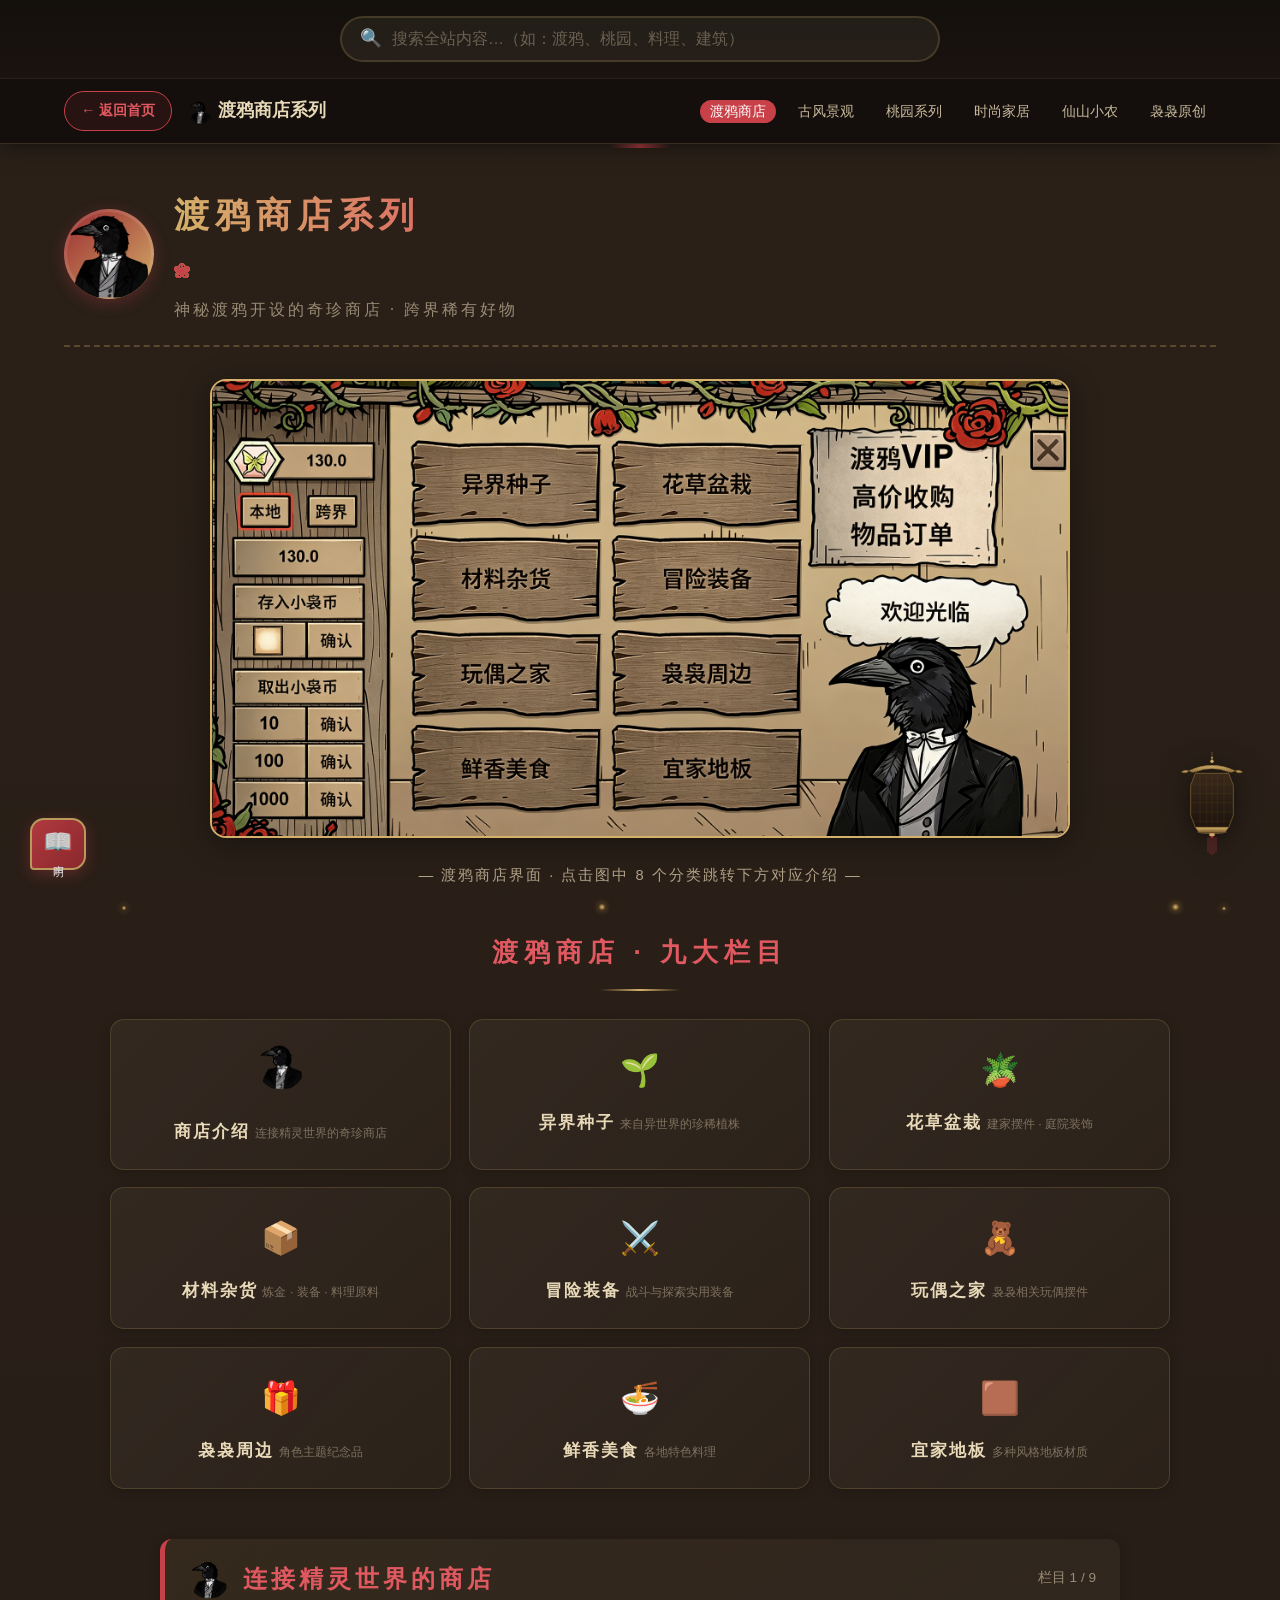
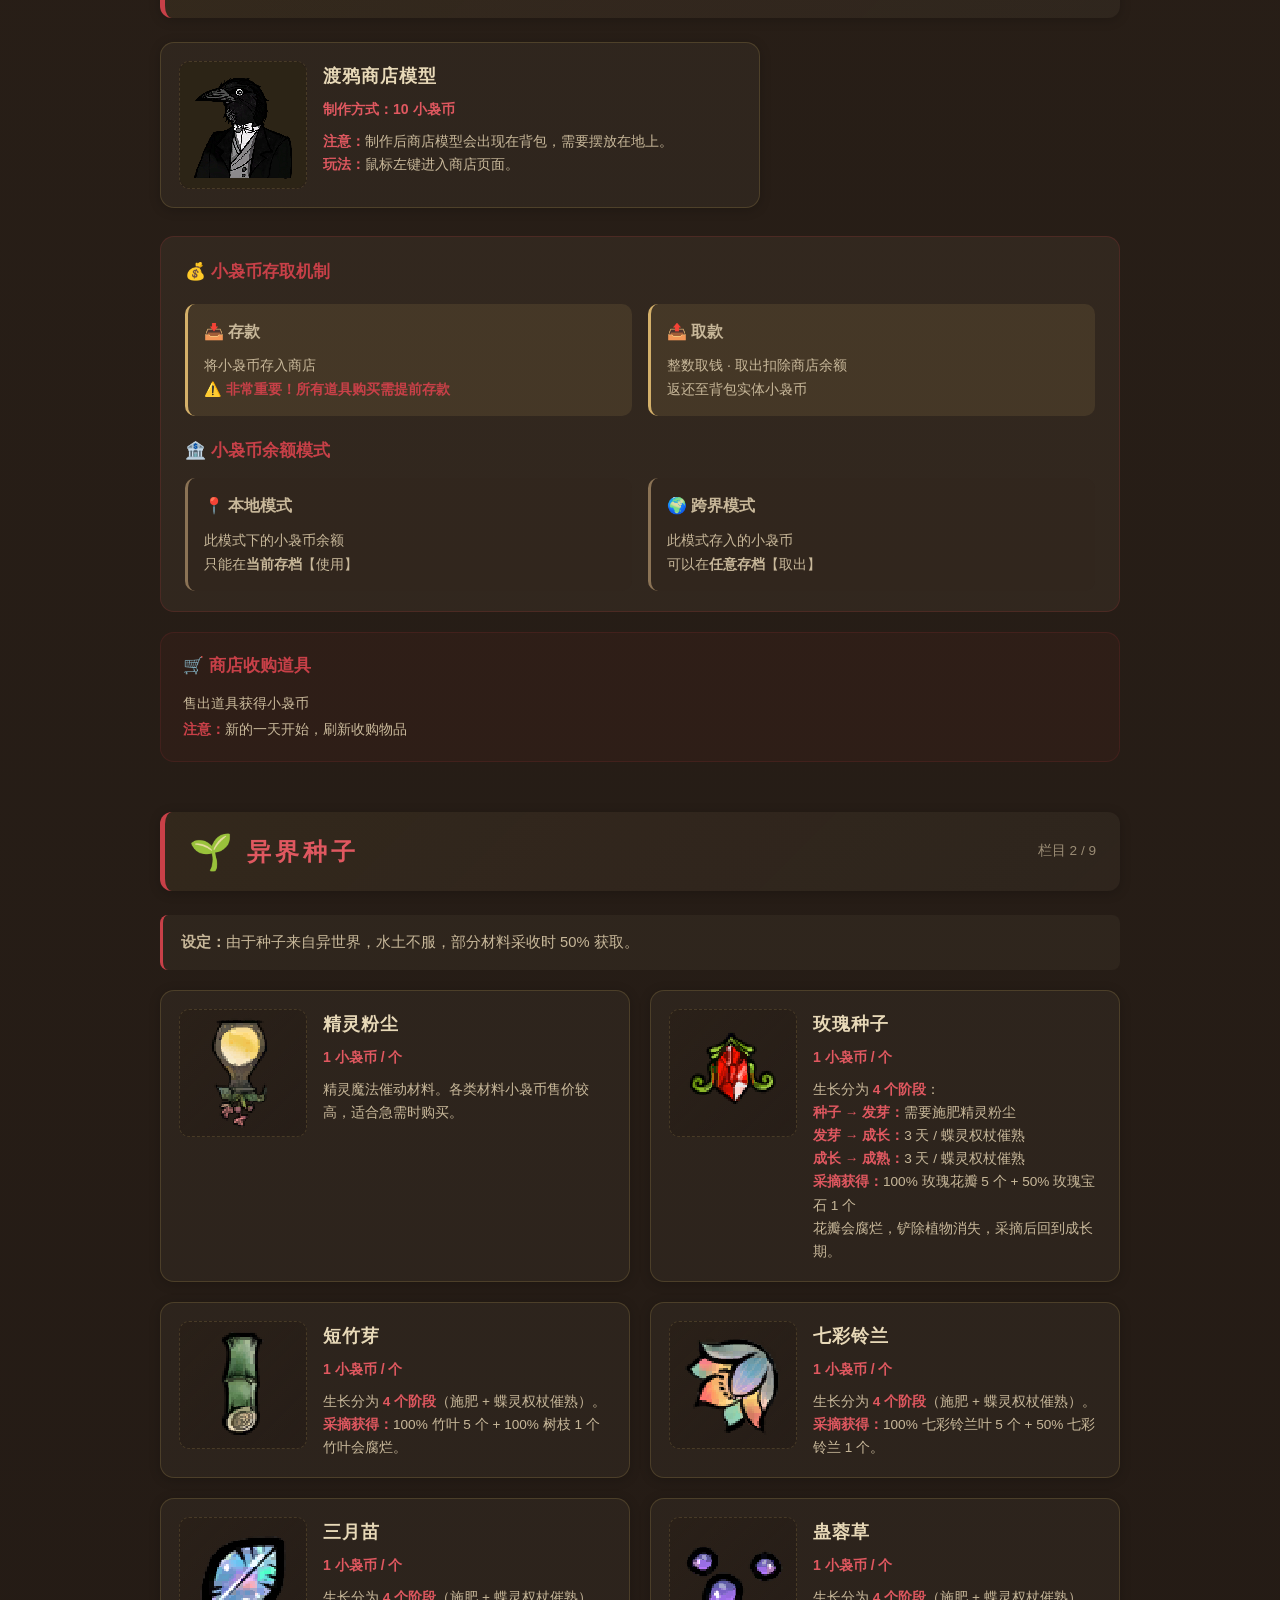
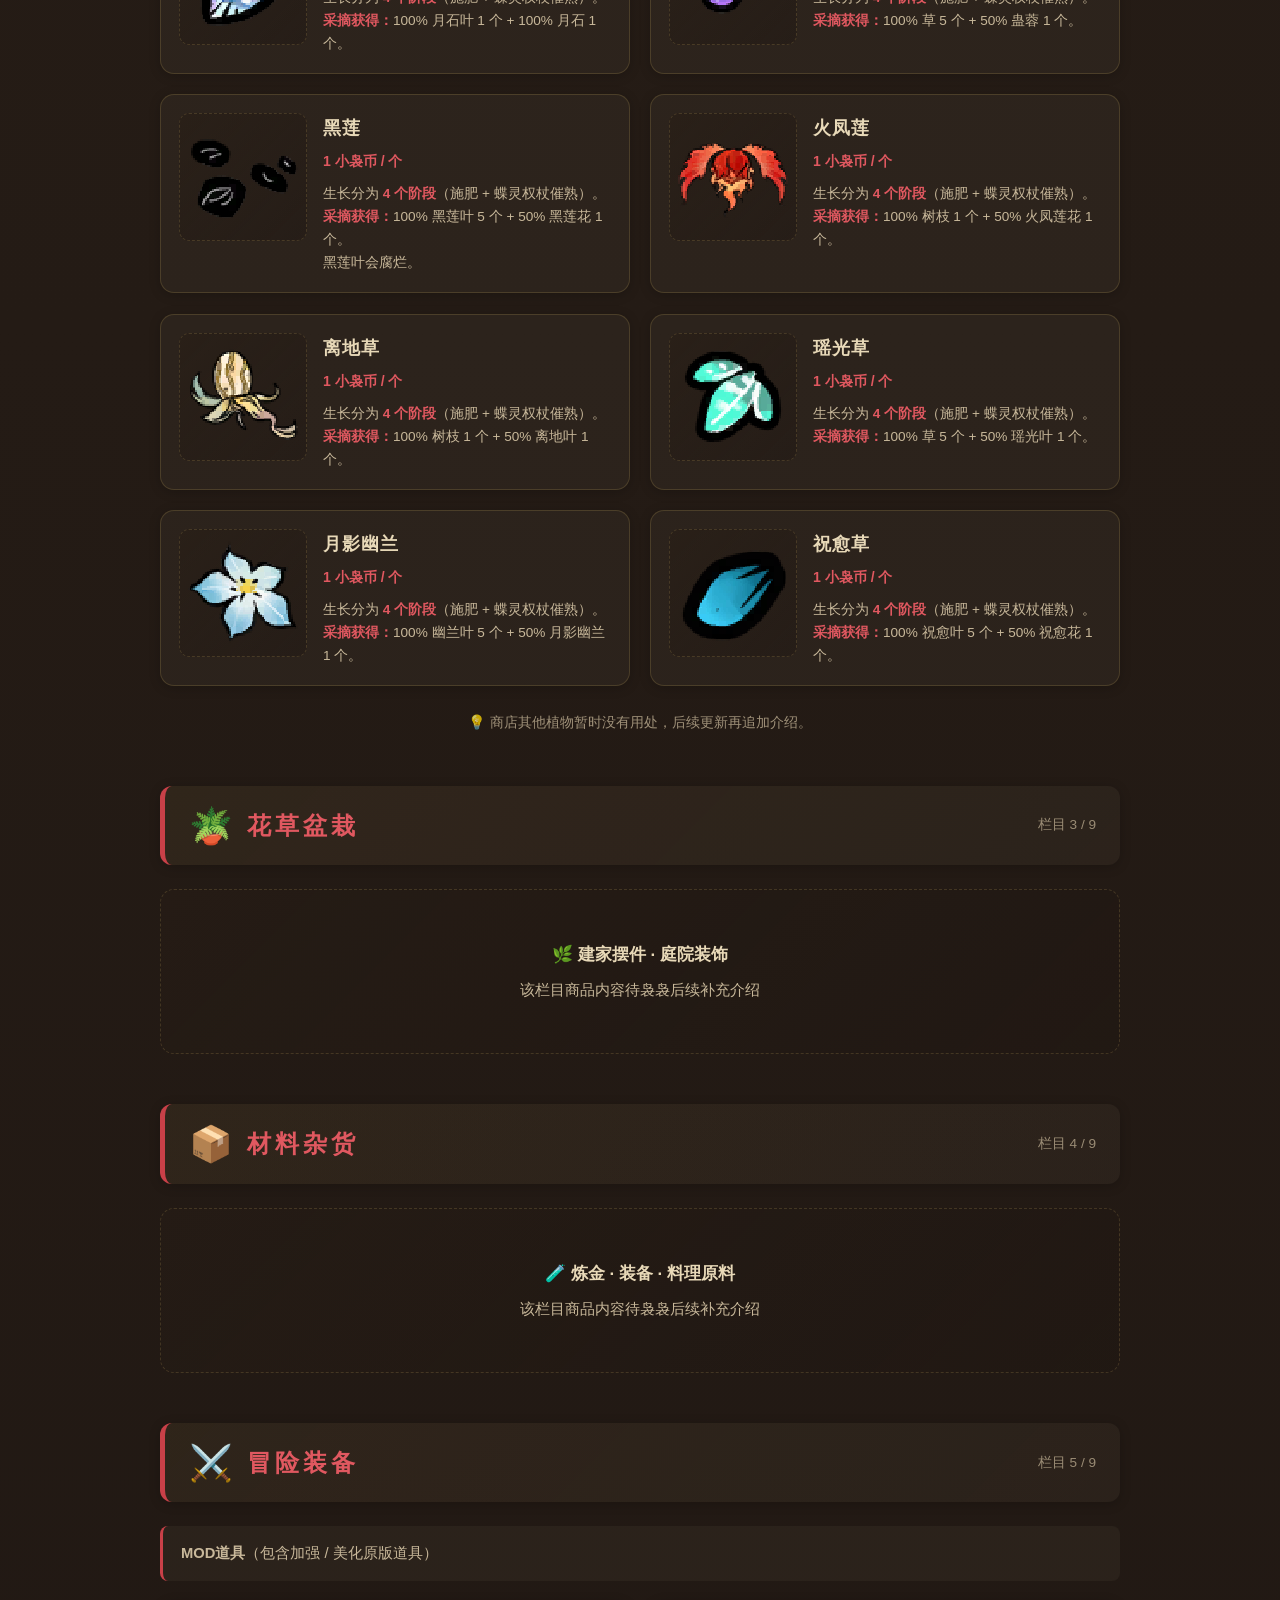
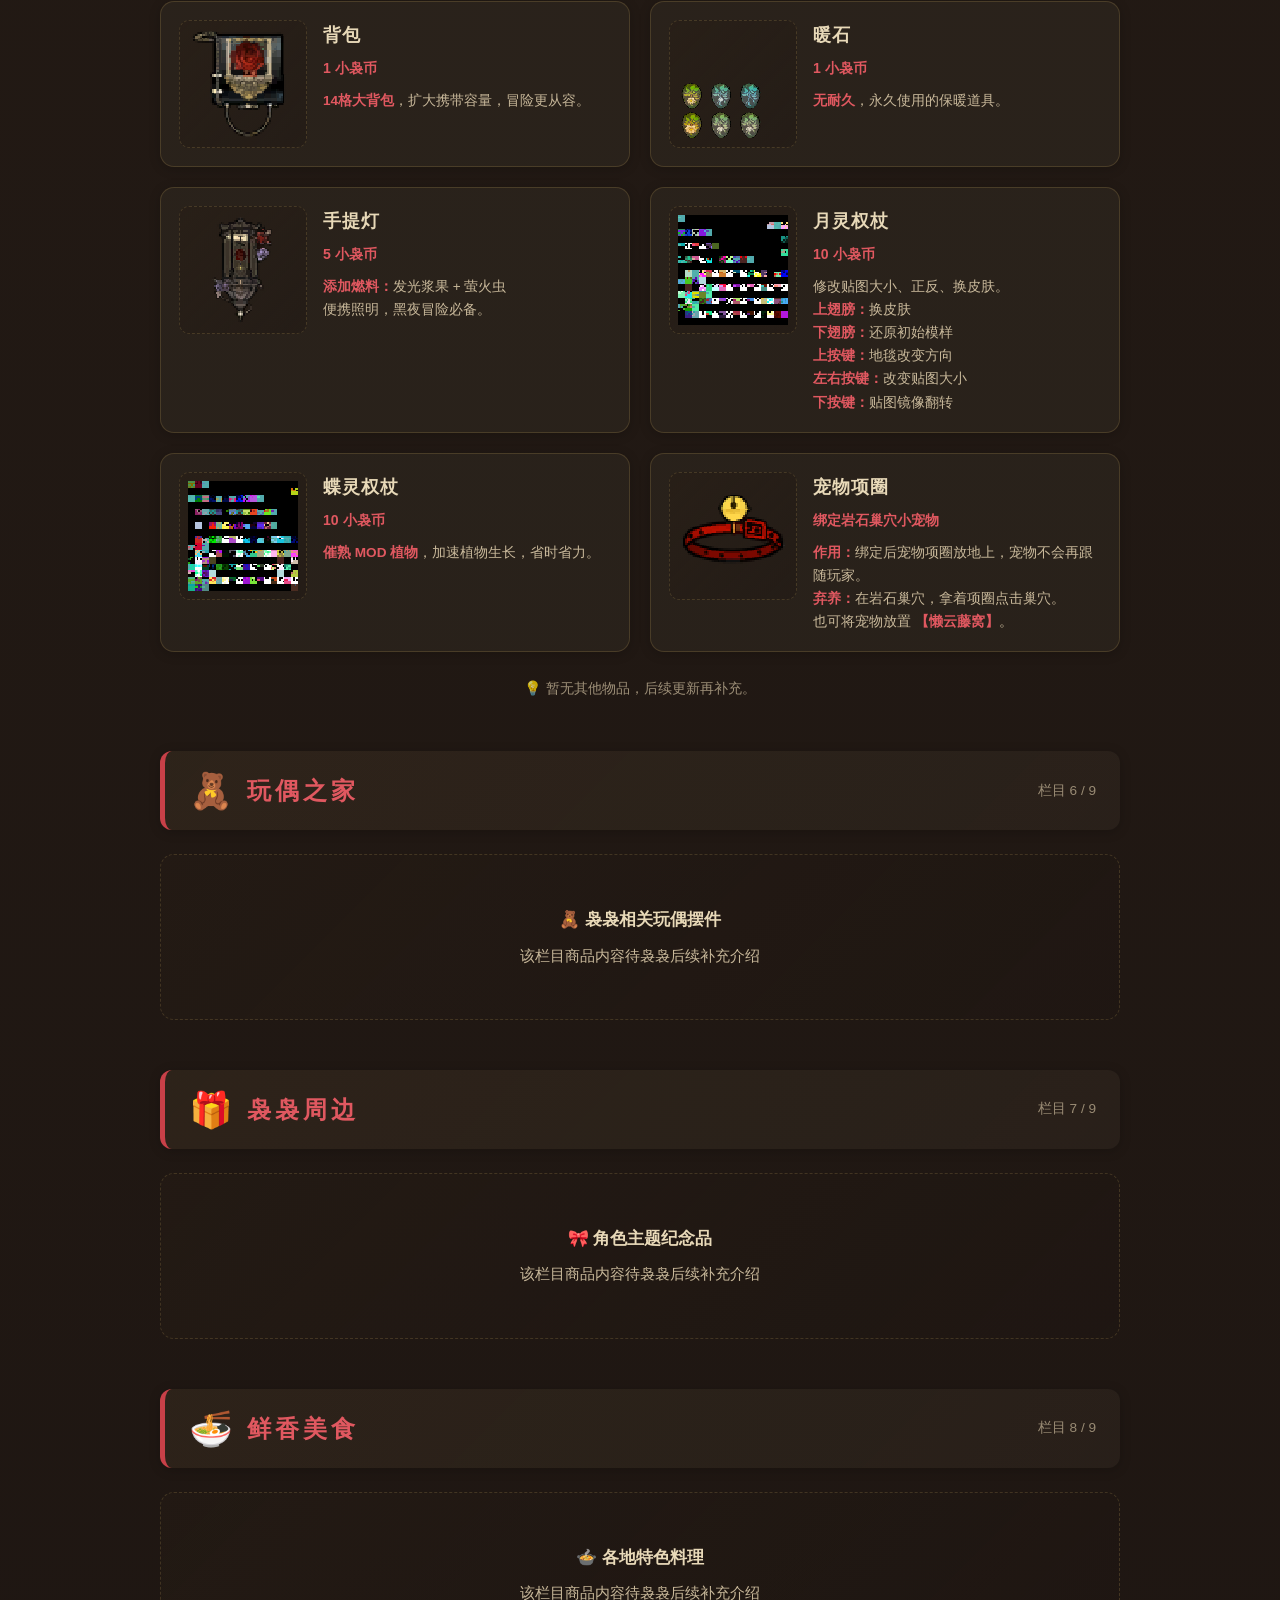
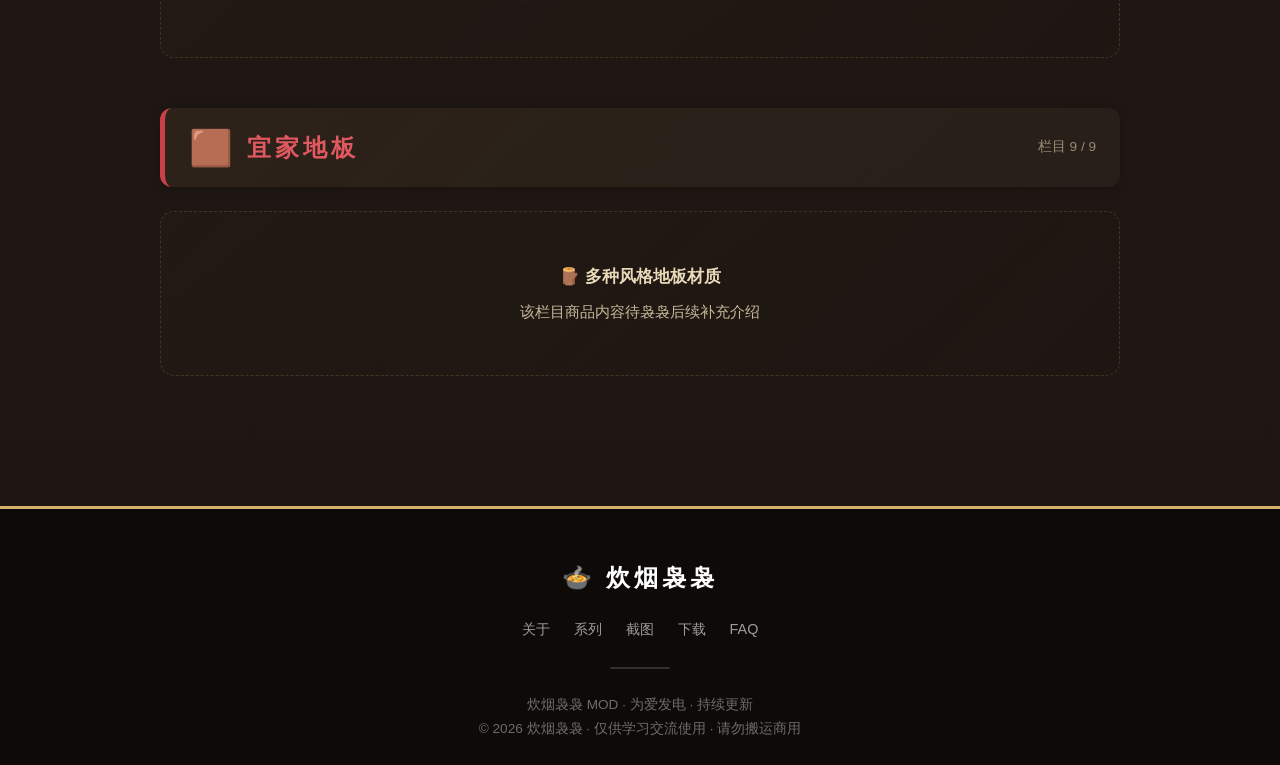
<file: series-duya.html>
<!DOCTYPE html>
<html lang="zh-CN">
<head>
    <meta charset="UTF-8">
    <meta name="viewport" content="width=device-width, initial-scale=1.0">
    <title>渡鸦商店系列 | 炊烟袅袅 MOD 百科</title>
    <link rel="stylesheet" href="style.css?v=20260807_4">
</head>
<body>

    <!-- ==================== 搜索栏 ==================== -->
    <div class="search-bar-wrapper" id="searchBarWrapper">
        <div class="search-bar">
            <div class="search-input-wrapper">
                <span class="search-icon">🔍</span>
                <input type="text" class="search-input" id="searchInput" placeholder="搜索全站内容…（如：渡鸦、桃园、料理、建筑）" autocomplete="off">
                <button class="search-clear" id="searchClear" onclick="clearSearch()">✕</button>
            </div>
            <div class="search-results" id="searchResults"></div>
        </div>
    </div>

    <!-- ==================== 系列页面导航栏 ==================== -->
    <nav class="series-nav">
        <div class="container">
            <div class="series-nav-left">
                <a href="index.html" class="series-nav-back">← 返回首页</a>
                <span class="series-nav-title"><img src="assets/duya_shop_icon.png" alt="渡鸦" style="width:24px;height:24px;border-radius:50%;object-fit:cover;vertical-align:middle;margin-right:6px;">渡鸦商店系列</span>
            </div>
            <ul class="series-nav-links">
                <li><a href="series-duya.html" class="current">渡鸦商店</a></li>
                <li><a href="series-gufeng.html">古风景观</a></li>
                <li><a href="series-taoyuan.html">桃园系列</a></li>
                <li><a href="series-shishang.html">时尚家居</a></li>
                <li><a href="series-xianshan.html">仙山小农</a></li>
                <li><a href="series-niaoniao.html">袅袅原创</a></li>
            </ul>
        </div>
    </nav>

    <!-- ==================== 系列详情区 ==================== -->
    <section class="section series-detail" id="series-duya" style="padding-top:40px;">
        <div class="container">
            <div class="series-header">
                <div class="series-icon-big"><img src="assets/duya_shop_icon.png" alt="渡鸦商店"></div>
                <div>
                    <h1 class="section-title" style="text-align:left;margin-bottom:8px;">渡鸦商店系列</h1>
                    <p class="section-subtitle" style="text-align:left;margin-bottom:0;">神秘渡鸦开设的奇珍商店 · 跨界稀有好物</p>
                </div>
            </div>

            <!-- 渡鸦商店大图 -->
            <div class="shop-hero" id="shop-hero">
                <img src="assets/duya_shop.png" alt="渡鸦商店界面" class="shop-hero-image">
                <p class="shop-hero-caption">— 渡鸦商店界面 · 点击图中 8 个分类跳转下方对应介绍 —</p>
            </div>

            <!-- 9个分类导航 -->
            <div class="cat-nav">
                <h2 class="cat-nav-title">渡鸦商店 · 九大栏目</h2>
                <div class="cat-nav-grid">
                    <a href="#cat-intro" class="cat-nav-item">
                        <span class="cat-nav-icon"><img src="assets/duya_shop_icon.png" alt="渡鸦商店" style="width:48px;height:48px;border-radius:50%;object-fit:cover;"></span>
                        <span class="cat-nav-name">商店介绍</span>
                        <span class="cat-nav-desc">连接精灵世界的奇珍商店</span>
                    </a>
                    <a href="#cat-seeds" class="cat-nav-item">
                        <span class="cat-nav-icon">🌱</span>
                        <span class="cat-nav-name">异界种子</span>
                        <span class="cat-nav-desc">来自异世界的珍稀植株</span>
                    </a>
                    <a href="#cat-potted" class="cat-nav-item">
                        <span class="cat-nav-icon">🪴</span>
                        <span class="cat-nav-name">花草盆栽</span>
                        <span class="cat-nav-desc">建家摆件 · 庭院装饰</span>
                    </a>
                    <a href="#cat-materials" class="cat-nav-item">
                        <span class="cat-nav-icon">📦</span>
                        <span class="cat-nav-name">材料杂货</span>
                        <span class="cat-nav-desc">炼金 · 装备 · 料理原料</span>
                    </a>
                    <a href="#cat-equip" class="cat-nav-item">
                        <span class="cat-nav-icon">⚔️</span>
                        <span class="cat-nav-name">冒险装备</span>
                        <span class="cat-nav-desc">战斗与探索实用装备</span>
                    </a>
                    <a href="#cat-dolls" class="cat-nav-item">
                        <span class="cat-nav-icon">🧸</span>
                        <span class="cat-nav-name">玩偶之家</span>
                        <span class="cat-nav-desc">袅袅相关玩偶摆件</span>
                    </a>
                    <a href="#cat-merch" class="cat-nav-item">
                        <span class="cat-nav-icon">🎁</span>
                        <span class="cat-nav-name">袅袅周边</span>
                        <span class="cat-nav-desc">角色主题纪念品</span>
                    </a>
                    <a href="#cat-food" class="cat-nav-item">
                        <span class="cat-nav-icon">🍜</span>
                        <span class="cat-nav-name">鲜香美食</span>
                        <span class="cat-nav-desc">各地特色料理</span>
                    </a>
                    <a href="#cat-floor" class="cat-nav-item">
                        <span class="cat-nav-icon">🟫</span>
                        <span class="cat-nav-name">宜家地板</span>
                        <span class="cat-nav-desc">多种风格地板材质</span>
                    </a>
                </div>
            </div>

            <!-- 栏目1：商店介绍 -->
            <div class="cat-section" id="cat-intro">
                <div class="cat-section-header">
                    <span class="cat-section-icon"><img src="assets/duya_shop_icon.png" alt="渡鸦商店" style="width:40px;height:40px;border-radius:50%;object-fit:cover;vertical-align:middle;"></span>
                    <h3 class="cat-section-title">连接精灵世界的商店</h3>
                    <span class="cat-section-meta">栏目 1 / 9</span>
                </div>

                <!-- 商店模型介绍卡片 -->
                <div class="item-card" style="max-width:600px;">
                    <div class="item-icon">
                        <img src="assets/duya_shop_icon.png" alt="渡鸦商店图标" style="width:128px;height:128px;border-radius:14px;object-fit:cover;background:#2C2416;">
                    </div>
                    <div class="item-info">
                        <h4 class="item-name">渡鸦商店模型</h4>
                        <p class="item-price">制作方式：<strong>10 小袅币</strong></p>
                        <p class="item-detail">
                            <strong>注意：</strong>制作后商店模型会出现在背包，需要摆放在地上。<br>
                            <strong>玩法：</strong>鼠标左键进入商店页面。
                        </p>
                    </div>
                </div>

                <!-- 存取款机制 -->
                <div style="margin-top:28px;padding:20px 24px;background:rgba(255,235,200,0.05);border:1px solid rgba(183,50,57,0.2);border-radius:14px;">
                    <h4 style="color:var(--color-primary);font-size:1.05rem;margin-bottom:16px;">💰 小袅币存取机制</h4>

                    <div style="display:grid;grid-template-columns:1fr 1fr;gap:16px;margin-bottom:16px;">
                        <div style="background:rgba(201,169,97,0.12);padding:14px 16px;border-radius:10px;border-left:3px solid var(--color-yellow);">
                            <strong style="color:var(--color-text);">📥 存款</strong>
                            <p style="margin-top:8px;font-size:0.88rem;line-height:1.7;color:var(--color-text);">
                                将小袅币存入商店<br>
                                <span style="color:var(--color-primary);font-weight:600;">⚠️ 非常重要！所有道具购买需提前存款</span>
                            </p>
                        </div>
                        <div style="background:rgba(201,169,97,0.12);padding:14px 16px;border-radius:10px;border-left:3px solid var(--color-yellow);">
                            <strong style="color:var(--color-text);">📤 取款</strong>
                            <p style="margin-top:8px;font-size:0.88rem;line-height:1.7;color:var(--color-text);">
                                整数取钱 · 取出扣除商店余额<br>
                                返还至背包实体小袅币
                            </p>
                        </div>
                    </div>

                    <h4 style="color:var(--color-primary);font-size:1.05rem;margin:20px 0 12px;">🏦 小袅币余额模式</h4>
                    <div style="display:grid;grid-template-columns:1fr 1fr;gap:16px;">
                        <div style="background:rgba(44,36,22,0.05);padding:14px 16px;border-radius:10px;border-left:3px solid #8B7355;">
                            <strong style="color:var(--color-text);">📍 本地模式</strong>
                            <p style="margin-top:8px;font-size:0.88rem;line-height:1.7;color:var(--color-text);">
                                此模式下的小袅币余额<br>
                                只能在<strong>当前存档</strong>【使用】
                            </p>
                        </div>
                        <div style="background:rgba(44,36,22,0.05);padding:14px 16px;border-radius:10px;border-left:3px solid #8B7355;">
                            <strong style="color:var(--color-text);">🌍 跨界模式</strong>
                            <p style="margin-top:8px;font-size:0.88rem;line-height:1.7;color:var(--color-text);">
                                此模式存入的小袅币<br>
                                可以在<strong>任意存档</strong>【取出】
                            </p>
                        </div>
                    </div>
                </div>

                <!-- 道具收购 -->
                <div style="margin-top:20px;padding:18px 22px;background:rgba(183,50,57,0.06);border-radius:14px;border:1px solid rgba(183,50,57,0.15);">
                    <h4 style="color:var(--color-primary);font-size:1.05rem;margin-bottom:10px;">🛒 商店收购道具</h4>
                    <p style="font-size:0.9rem;line-height:1.8;color:var(--color-text);">
                        售出道具获得小袅币<br>
                        <strong style="color:var(--color-primary);">注意：</strong>新的一天开始，刷新收购物品
                    </p>
                </div>
            </div>

            <!-- 栏目2：异界种子（详细） -->
            <div class="cat-section" id="cat-seeds">
                <div class="cat-section-header">
                    <span class="cat-section-icon">🌱</span>
                    <h3 class="cat-section-title">异界种子</h3>
                    <span class="cat-section-meta">栏目 2 / 9</span>
                </div>
                <p style="color:var(--color-text);font-size:0.92rem;line-height:1.8;margin-bottom:20px;padding:14px 18px;background:rgba(255,235,200,0.04);border-left:3px solid var(--color-primary);border-radius:8px;">
                    <strong>设定：</strong>由于种子来自异世界，水土不服，部分材料采收时 50% 获取。
                </p>
                <div class="item-grid">

                    <!-- 精灵粉尘 -->
                    <div class="item-card">
                        <div class="item-icon">
                            <img src="assets/fairy_dust.png" alt="精灵粉尘">
                        </div>
                        <div class="item-info">
                            <h4 class="item-name">精灵粉尘</h4>
                            <p class="item-price">1 小袅币 / 个</p>
                            <p class="item-detail">精灵魔法催动材料。各类材料小袅币售价较高，适合急需时购买。</p>
                        </div>
                    </div>

                    <!-- 玫瑰种子 -->
                    <div class="item-card">
                        <div class="item-icon">
                            <img src="assets/niao_rose_seed.png" alt="玫瑰种子">
                        </div>
                        <div class="item-info">
                            <h4 class="item-name">玫瑰种子</h4>
                            <p class="item-price">1 小袅币 / 个</p>
                            <p class="item-detail">
                                生长分为 <strong>4 个阶段</strong>：<br>
                                <strong>种子 → 发芽：</strong>需要施肥精灵粉尘<br>
                                <strong>发芽 → 成长：</strong>3 天 / 蝶灵权杖催熟<br>
                                <strong>成长 → 成熟：</strong>3 天 / 蝶灵权杖催熟<br>
                                <strong>采摘获得：</strong>100% 玫瑰花瓣 5 个 + 50% 玫瑰宝石 1 个<br>
                                花瓣会腐烂，铲除植物消失，采摘后回到成长期。
                            </p>
                        </div>
                    </div>

                    <!-- 短竹芽 -->
                    <div class="item-card">
                        <div class="item-icon">
                            <img src="assets/short_bud_bamboo.png" alt="短竹芽">
                        </div>
                        <div class="item-info">
                            <h4 class="item-name">短竹芽</h4>
                            <p class="item-price">1 小袅币 / 个</p>
                            <p class="item-detail">
                                生长分为 <strong>4 个阶段</strong>（施肥 + 蝶灵权杖催熟）。<br>
                                <strong>采摘获得：</strong>100% 竹叶 5 个 + 100% 树枝 1 个<br>
                                竹叶会腐烂。
                            </p>
                        </div>
                    </div>

                    <!-- 七彩铃兰 -->
                    <div class="item-card">
                        <div class="item-icon">
                            <img src="assets/colorful_lily_of_the_valley_flower.png" alt="七彩铃兰">
                        </div>
                        <div class="item-info">
                            <h4 class="item-name">七彩铃兰</h4>
                            <p class="item-price">1 小袅币 / 个</p>
                            <p class="item-detail">
                                生长分为 <strong>4 个阶段</strong>（施肥 + 蝶灵权杖催熟）。<br>
                                <strong>采摘获得：</strong>100% 七彩铃兰叶 5 个 + 50% 七彩铃兰 1 个。
                            </p>
                        </div>
                    </div>

                    <!-- 三月苗 -->
                    <div class="item-card">
                        <div class="item-icon">
                            <img src="assets/march_seedlings.png" alt="三月苗">
                        </div>
                        <div class="item-info">
                            <h4 class="item-name">三月苗</h4>
                            <p class="item-price">1 小袅币 / 个</p>
                            <p class="item-detail">
                                生长分为 <strong>4 个阶段</strong>（施肥 + 蝶灵权杖催熟）。<br>
                                <strong>采摘获得：</strong>100% 月石叶 1 个 + 100% 月石 1 个。
                            </p>
                        </div>
                    </div>

                    <!-- 蛊蓉草 -->
                    <div class="item-card">
                        <div class="item-icon">
                            <img src="assets/small_plant_gurongcao.png" alt="蛊蓉草">
                        </div>
                        <div class="item-info">
                            <h4 class="item-name">蛊蓉草</h4>
                            <p class="item-price">1 小袅币 / 个</p>
                            <p class="item-detail">
                                生长分为 <strong>4 个阶段</strong>（施肥 + 蝶灵权杖催熟）。<br>
                                <strong>采摘获得：</strong>100% 草 5 个 + 50% 蛊蓉 1 个。
                            </p>
                        </div>
                    </div>

                    <!-- 黑莲 -->
                    <div class="item-card">
                        <div class="item-icon">
                            <img src="assets/small_plant_heilian.png" alt="黑莲">
                        </div>
                        <div class="item-info">
                            <h4 class="item-name">黑莲</h4>
                            <p class="item-price">1 小袅币 / 个</p>
                            <p class="item-detail">
                                生长分为 <strong>4 个阶段</strong>（施肥 + 蝶灵权杖催熟）。<br>
                                <strong>采摘获得：</strong>100% 黑莲叶 5 个 + 50% 黑莲花 1 个。<br>
                                黑莲叶会腐烂。
                            </p>
                        </div>
                    </div>

                    <!-- 火凤莲 -->
                    <div class="item-card">
                        <div class="item-icon">
                            <img src="assets/small_plant_huofenglian_flower.png" alt="火凤莲">
                        </div>
                        <div class="item-info">
                            <h4 class="item-name">火凤莲</h4>
                            <p class="item-price">1 小袅币 / 个</p>
                            <p class="item-detail">
                                生长分为 <strong>4 个阶段</strong>（施肥 + 蝶灵权杖催熟）。<br>
                                <strong>采摘获得：</strong>100% 树枝 1 个 + 50% 火凤莲花 1 个。
                            </p>
                        </div>
                    </div>

                    <!-- 离地草 -->
                    <div class="item-card">
                        <div class="item-icon">
                            <img src="assets/small_plant_lidicao.png" alt="离地草">
                        </div>
                        <div class="item-info">
                            <h4 class="item-name">离地草</h4>
                            <p class="item-price">1 小袅币 / 个</p>
                            <p class="item-detail">
                                生长分为 <strong>4 个阶段</strong>（施肥 + 蝶灵权杖催熟）。<br>
                                <strong>采摘获得：</strong>100% 树枝 1 个 + 50% 离地叶 1 个。
                            </p>
                        </div>
                    </div>

                    <!-- 瑶光草 -->
                    <div class="item-card">
                        <div class="item-icon">
                            <img src="assets/small_plant_yaoguangcao.png" alt="瑶光草">
                        </div>
                        <div class="item-info">
                            <h4 class="item-name">瑶光草</h4>
                            <p class="item-price">1 小袅币 / 个</p>
                            <p class="item-detail">
                                生长分为 <strong>4 个阶段</strong>（施肥 + 蝶灵权杖催熟）。<br>
                                <strong>采摘获得：</strong>100% 草 5 个 + 50% 瑶光叶 1 个。
                            </p>
                        </div>
                    </div>

                    <!-- 月影幽兰 -->
                    <div class="item-card">
                        <div class="item-icon">
                            <img src="assets/small_plant_yueyinyoulan_flower.png" alt="月影幽兰">
                        </div>
                        <div class="item-info">
                            <h4 class="item-name">月影幽兰</h4>
                            <p class="item-price">1 小袅币 / 个</p>
                            <p class="item-detail">
                                生长分为 <strong>4 个阶段</strong>（施肥 + 蝶灵权杖催熟）。<br>
                                <strong>采摘获得：</strong>100% 幽兰叶 5 个 + 50% 月影幽兰 1 个。
                            </p>
                        </div>
                    </div>

                    <!-- 祝愈草 -->
                    <div class="item-card">
                        <div class="item-icon">
                            <img src="assets/small_plant_zhuyucao.png" alt="祝愈草">
                        </div>
                        <div class="item-info">
                            <h4 class="item-name">祝愈草</h4>
                            <p class="item-price">1 小袅币 / 个</p>
                            <p class="item-detail">
                                生长分为 <strong>4 个阶段</strong>（施肥 + 蝶灵权杖催熟）。<br>
                                <strong>采摘获得：</strong>100% 祝愈叶 5 个 + 50% 祝愈花 1 个。
                            </p>
                        </div>
                    </div>

                </div>
                <p style="text-align:center;margin-top:24px;color:var(--color-text);font-size:0.88rem;opacity:0.75;">
                    💡 商店其他植物暂时没有用处，后续更新再追加介绍。
                </p>
            </div>

            <!-- 栏目3：花草盆栽（占位） -->
            <div class="cat-section" id="cat-potted">
                <div class="cat-section-header">
                    <span class="cat-section-icon">🪴</span>
                    <h3 class="cat-section-title">花草盆栽</h3>
                    <span class="cat-section-meta">栏目 3 / 9</span>
                </div>
                <div class="placeholder-box">
                    <strong>🌿 建家摆件 · 庭院装饰</strong>
                    该栏目商品内容待袅袅后续补充介绍<br>
                    <!-- 后续按以下格式添加商品卡片：<br>
                    <code style="background:rgba(0,0,0,0.05);padding:2px 6px;border-radius:4px;">&lt;div class="item-card"&gt;...&lt;/div&gt;</code> -->
                </div>
            </div>

            <!-- 栏目4：材料杂货（占位） -->
            <div class="cat-section" id="cat-materials">
                <div class="cat-section-header">
                    <span class="cat-section-icon">📦</span>
                    <h3 class="cat-section-title">材料杂货</h3>
                    <span class="cat-section-meta">栏目 4 / 9</span>
                </div>
                <div class="placeholder-box">
                    <strong>🧪 炼金 · 装备 · 料理原料</strong>
                    该栏目商品内容待袅袅后续补充介绍
                </div>
            </div>

            <!-- 栏目5：冒险装备 -->
            <div class="cat-section" id="cat-equip">
                <div class="cat-section-header">
                    <span class="cat-section-icon">⚔️</span>
                    <h3 class="cat-section-title">冒险装备</h3>
                    <span class="cat-section-meta">栏目 5 / 9</span>
                </div>
                <p style="color:var(--color-text);font-size:0.92rem;line-height:1.8;margin-bottom:20px;padding:14px 18px;background:rgba(255,235,200,0.04);border-left:3px solid var(--color-primary);border-radius:8px;">
                    <strong>MOD道具</strong>（包含加强 / 美化原版道具）
                </p>
                <div class="item-grid">

                    <!-- 背包 -->
                    <div class="item-card">
                        <div class="item-icon">
                            <img src="assets/backpack_roseblack.png" alt="背包">
                        </div>
                        <div class="item-info">
                            <h4 class="item-name">背包</h4>
                            <p class="item-price">1 小袅币</p>
                            <p class="item-detail">
                                <strong>14格大背包</strong>，扩大携带容量，冒险更从容。
                            </p>
                        </div>
                    </div>

                    <!-- 暖石 -->
                    <div class="item-card">
                        <div class="item-icon">
                            <img src="assets/heatrock_lotus.png" alt="暖石">
                        </div>
                        <div class="item-info">
                            <h4 class="item-name">暖石</h4>
                            <p class="item-price">1 小袅币</p>
                            <p class="item-detail">
                                <strong>无耐久</strong>，永久使用的保暖道具。
                            </p>
                        </div>
                    </div>

                    <!-- 手提灯 -->
                    <div class="item-card">
                        <div class="item-icon">
                            <img src="assets/niao_st_lantern_meiguijin.png" alt="手提灯">
                        </div>
                        <div class="item-info">
                            <h4 class="item-name">手提灯</h4>
                            <p class="item-price">5 小袅币</p>
                            <p class="item-detail">
                                <strong>添加燃料：</strong>发光浆果 + 萤火虫<br>
                                便携照明，黑夜冒险必备。
                            </p>
                        </div>
                    </div>

                    <!-- 月灵权杖 -->
                    <div class="item-card">
                        <div class="item-icon">
                            <img src="assets/niao_eq_staff_moon_sprite.png" alt="月灵权杖">
                        </div>
                        <div class="item-info">
                            <h4 class="item-name">月灵权杖</h4>
                            <p class="item-price">10 小袅币</p>
                            <p class="item-detail">
                                修改贴图大小、正反、换皮肤。<br>
                                <strong>上翅膀：</strong>换皮肤<br>
                                <strong>下翅膀：</strong>还原初始模样<br>
                                <strong>上按键：</strong>地毯改变方向<br>
                                <strong>左右按键：</strong>改变贴图大小<br>
                                <strong>下按键：</strong>贴图镜像翻转
                            </p>
                        </div>
                    </div>

                    <!-- 蝶灵权杖 -->
                    <div class="item-card">
                        <div class="item-icon">
                            <img src="assets/niao_eq_staff_butterfly_sprite.png" alt="蝶灵权杖">
                        </div>
                        <div class="item-info">
                            <h4 class="item-name">蝶灵权杖</h4>
                            <p class="item-price">10 小袅币</p>
                            <p class="item-detail">
                                <strong>催熟 MOD 植物</strong>，加速植物生长，省时省力。
                            </p>
                        </div>
                    </div>

                    <!-- 宠物项圈 -->
                    <div class="item-card">
                        <div class="item-icon">
                            <img src="assets/niao_item_pet_collar.png" alt="宠物项圈">
                        </div>
                        <div class="item-info">
                            <h4 class="item-name">宠物项圈</h4>
                            <p class="item-price">绑定岩石巢穴小宠物</p>
                            <p class="item-detail">
                                <strong>作用：</strong>绑定后宠物项圈放地上，宠物不会再跟随玩家。<br>
                                <strong>弃养：</strong>在岩石巢穴，拿着项圈点击巢穴。<br>
                                也可将宠物放置 <strong>【懒云藤窝】</strong>。
                            </p>
                        </div>
                    </div>

                </div>
                <p style="text-align:center;margin-top:24px;color:var(--color-text);font-size:0.88rem;opacity:0.75;">
                    💡 暂无其他物品，后续更新再补充。
                </p>
            </div>

            <!-- 栏目6：玩偶之家（占位） -->
            <div class="cat-section" id="cat-dolls">
                <div class="cat-section-header">
                    <span class="cat-section-icon">🧸</span>
                    <h3 class="cat-section-title">玩偶之家</h3>
                    <span class="cat-section-meta">栏目 6 / 9</span>
                </div>
                <div class="placeholder-box">
                    <strong>🧸 袅袅相关玩偶摆件</strong>
                    该栏目商品内容待袅袅后续补充介绍
                </div>
            </div>

            <!-- 栏目7：袅袅周边（占位） -->
            <div class="cat-section" id="cat-merch">
                <div class="cat-section-header">
                    <span class="cat-section-icon">🎁</span>
                    <h3 class="cat-section-title">袅袅周边</h3>
                    <span class="cat-section-meta">栏目 7 / 9</span>
                </div>
                <div class="placeholder-box">
                    <strong>🎀 角色主题纪念品</strong>
                    该栏目商品内容待袅袅后续补充介绍
                </div>
            </div>

            <!-- 栏目8：鲜香美食（占位） -->
            <div class="cat-section" id="cat-food">
                <div class="cat-section-header">
                    <span class="cat-section-icon">🍜</span>
                    <h3 class="cat-section-title">鲜香美食</h3>
                    <span class="cat-section-meta">栏目 8 / 9</span>
                </div>
                <div class="placeholder-box">
                    <strong>🍲 各地特色料理</strong>
                    该栏目商品内容待袅袅后续补充介绍
                </div>
            </div>

            <!-- 栏目9：宜家地板（占位） -->
            <div class="cat-section" id="cat-floor">
                <div class="cat-section-header">
                    <span class="cat-section-icon">🟫</span>
                    <h3 class="cat-section-title">宜家地板</h3>
                    <span class="cat-section-meta">栏目 9 / 9</span>
                </div>
                <div class="placeholder-box">
                    <strong>🪵 多种风格地板材质</strong>
                    该栏目商品内容待袅袅后续补充介绍
                </div>
            </div>

        </div>
    </section>

    <!-- ==================== 页脚 ==================== -->
    <footer class="footer">
        <div class="container">
            <div class="footer-logo">
                <span>🍲</span> 炊烟袅袅
            </div>
            <div class="footer-links">
                <a href="index.html#about">关于</a>
                <a href="index.html#features">系列</a>
                <a href="index.html#gallery">截图</a>
                <a href="index.html#download">下载</a>
                <a href="index.html#faq">FAQ</a>
            </div>
            <div class="footer-divider"></div>
            <p class="footer-copy">
                炊烟袅袅 MOD · 为爱发电 · 持续更新<br>
                © 2026 炊烟袅袅 · 仅供学习交流使用 · 请勿搬运商用
            </p>
        </div>
    </footer>

    <!-- 返回顶部按钮 -->
    <button class="back-to-top" id="backToTop" onclick="scrollToTop()">↑</button>

    <!-- ==================== 浮动书本标签（版权与声明） ==================== -->
    <button class="book-float" id="bookFloat" onclick="openBookModal()" title="版权与声明">
        <span class="book-float-icon">📖</span>
        <span class="book-float-label">声明</span>
    </button>

    <!-- ==================== 版权声明弹窗 ==================== -->
    <div class="book-modal-overlay" id="bookModalOverlay" onclick="closeBookModal(event)">
        <div class="book-modal" onclick="event.stopPropagation()">
            <button class="book-modal-close" onclick="closeBookModal()">✕</button>
            <h3 class="book-modal-title">📜 版权与声明</h3>
            <div class="book-modal-body">
                <div class="book-modal-grid">
                    <div class="book-modal-card">
                        <h4>🎨 素材来源</h4>
                        <ul>
                            <li>部分贴图自小红书博主授权原创 + 其他游戏贴图临摹</li>
                            <li>部分贴图来自AI素材图临摹，如和其他MOD雷同纯属巧合</li>
                            <li>人物形象授权自bilibili平台UP主：<strong>袅袅要睡大觉</strong></li>
                        </ul>
                    </div>
                    <div class="book-modal-card">
                        <h4>📜 二创声明</h4>
                        <ul>
                            <li>本MOD添加有来自《桃源深处有人家》《仙山小农》贴图二创内容</li>
                            <li>非MOD与官方合作，但已与官方获得联系，并得到肯定回复</li>
                            <li>大家可以放心建家用，后续也会持续为爱发电式更新</li>
                            <li>所有内容直接订阅MOD游玩即可，无任何限制</li>
                        </ul>
                    </div>
                </div>
                <div class="book-modal-warning">
                    <strong>⚠️ 重要提醒：</strong>
                    本MOD无任何私下盈利收费项目，切勿上当受骗！！！！！　
                    请勿将本MOD二创内容私自搬运或商用！！！本MOD无权给予授权
                </div>
            </div>
        </div>
    </div>

    <!-- ==================== JavaScript ==================== -->
    <script>
        // 返回顶部按钮
        const backToTop = document.getElementById('backToTop');
        window.addEventListener('scroll', function() {
            if (window.scrollY > 400) {
                backToTop.classList.add('visible');
            } else {
                backToTop.classList.remove('visible');
            }
        });

        function scrollToTop() {
            window.scrollTo({ top: 0, behavior: 'smooth' });
        }

        // 滚动渐入动画
        const observerOptions = {
            threshold: 0.15,
            rootMargin: '0px 0px -50px 0px'
        };

        const observer = new IntersectionObserver(function(entries) {
            entries.forEach(entry => {
                if (entry.isIntersecting) {
                    entry.target.classList.add('visible');
                }
            });
        }, observerOptions);

        document.querySelectorAll('.fade-in').forEach(el => {
            observer.observe(el);
        });

        // 图片展示区点击提示
        document.querySelectorAll('.gallery-item').forEach(item => {
            item.addEventListener('click', function() {
                console.log('提示：请在代码中替换此占位框为实际图片');
            });
        });

        // ===== 版权声明弹窗 =====
        function openBookModal() {
            document.getElementById('bookModalOverlay').classList.add('active');
            document.body.style.overflow = 'hidden';
        }

        function closeBookModal(event) {
            if (event && event.target.closest('.book-modal')) return;
            document.getElementById('bookModalOverlay').classList.remove('active');
            document.body.style.overflow = '';
        }

        document.addEventListener('keydown', function(e) {
            if (e.key === 'Escape') closeBookModal();
        });
    </script>
    <script src="search.js?v=20260807"></script>
    <script src="effects.js?v=20260807_4"></script>
    <script src="palace-lamp.js?v=20260807"></script>
</body>
</html>
</file>
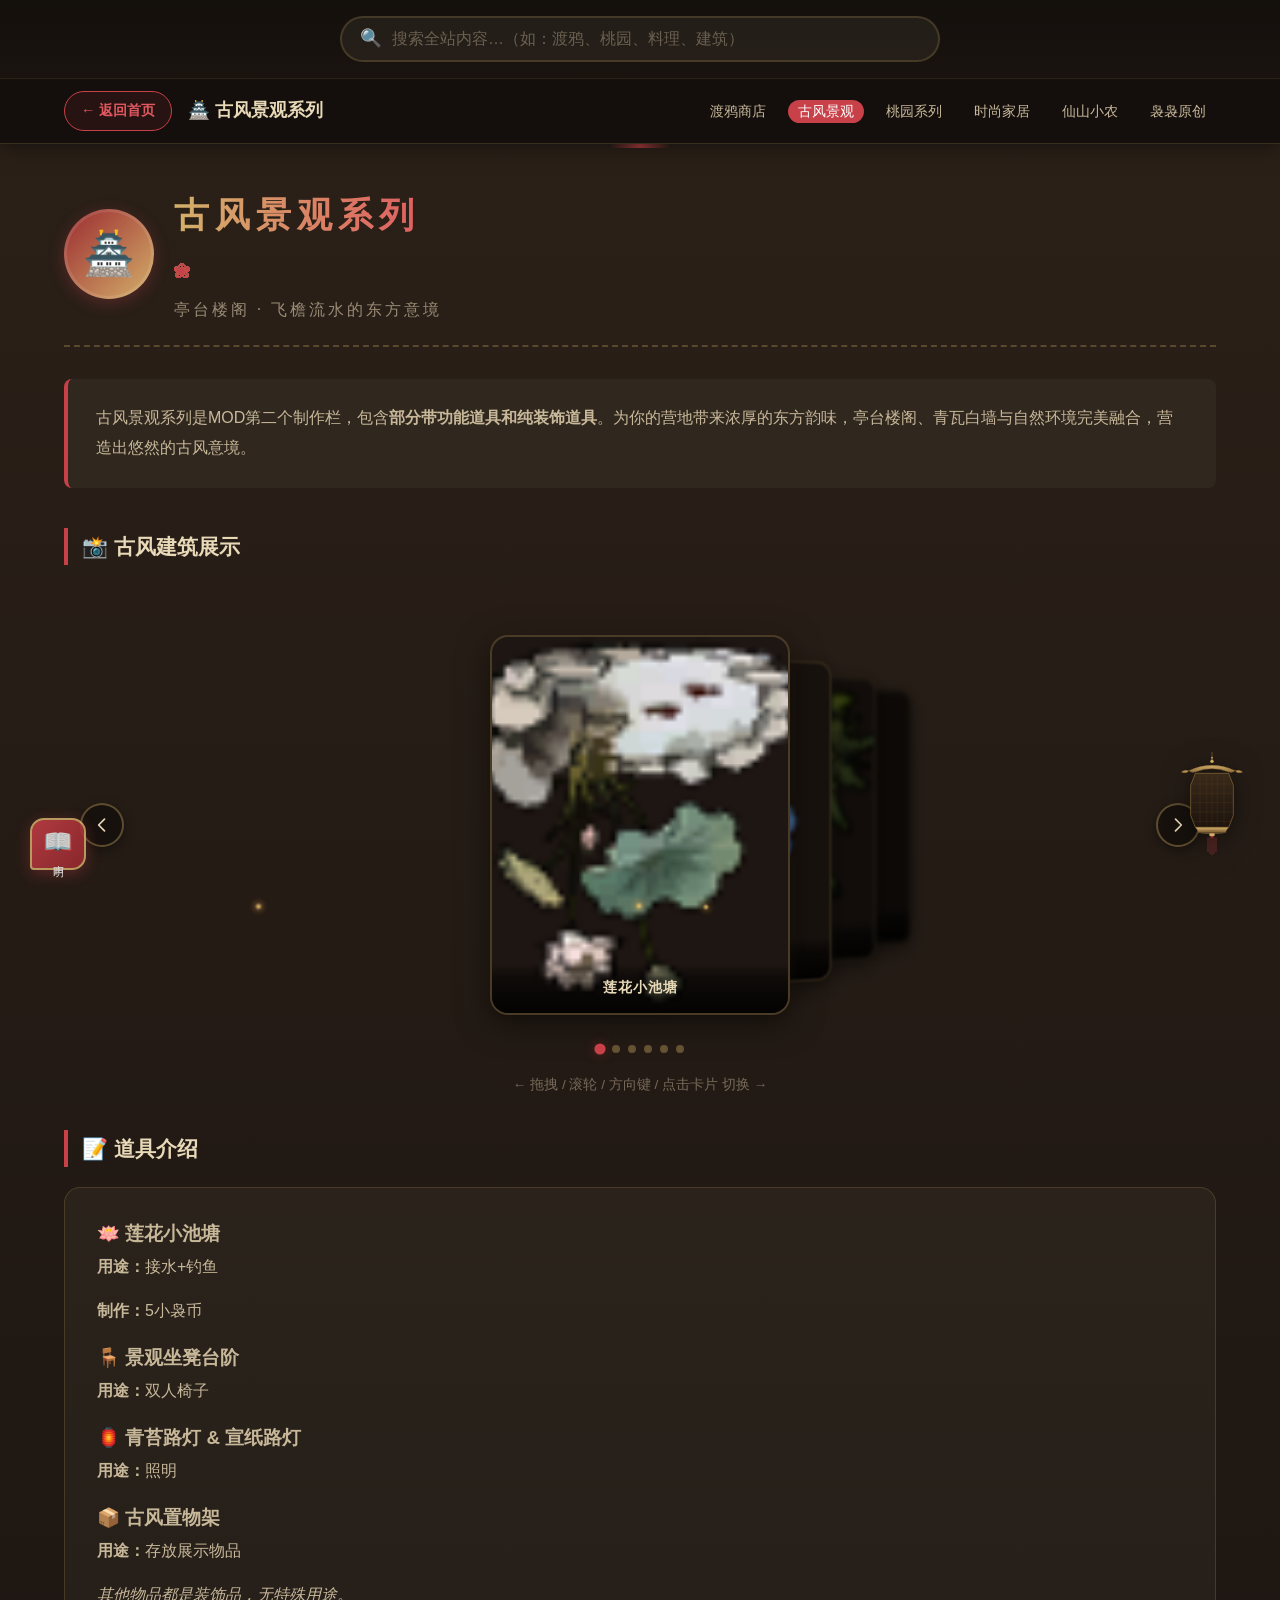
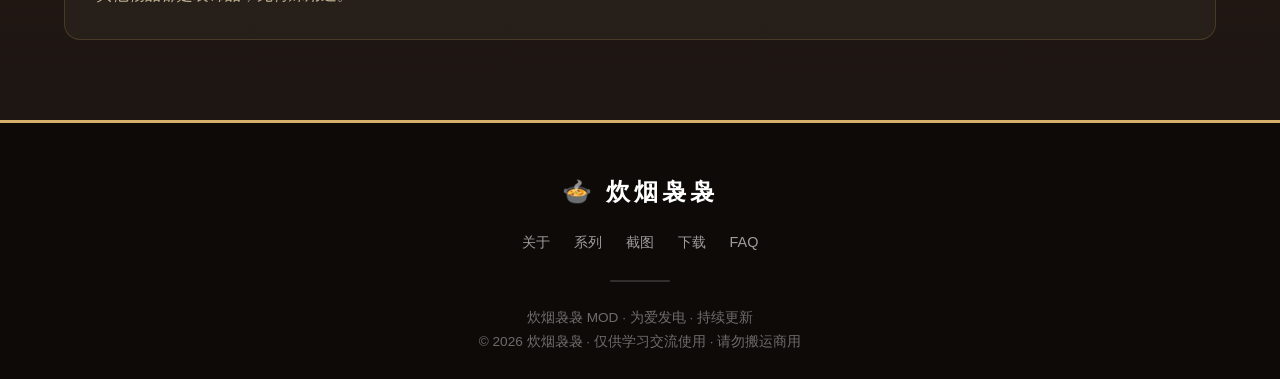
<file: series-gufeng.html>
<!DOCTYPE html>
<html lang="zh-CN">
<head>
    <meta charset="UTF-8">
    <meta name="viewport" content="width=device-width, initial-scale=1.0">
    <title>古风景观系列 | 炊烟袅袅 MOD 百科</title>
    <link rel="stylesheet" href="style.css?v=20260807_4">
    <style>
        /* ===== 深度轮播样式（古风主题） ===== */
        .dc-root {
            --dc-perspective: 1400px;
            --dc-card-w: 300px;
            --dc-card-h: 380px;
            --dc-depth: 220px;
            --dc-spread: 90px;
            --dc-tilt: 22deg;
            --dc-radius: 18px;
            --dc-tint: rgba(0, 0, 0, 0.6);
            --dc-falloff: 0.2;
            --dc-blur: 6px;
            --dc-visible: 4;

            position: relative;
            width: 100%;
            height: 480px;
            perspective: var(--dc-perspective);
            perspective-origin: 50% 45%;
            user-select: none;
            -webkit-user-select: none;
            touch-action: pan-y;
            outline: none;
            margin: 0 auto;
            overflow: hidden;
        }

        .dc-stage {
            position: absolute;
            top: 50%;
            left: 50%;
            width: 0;
            height: 0;
            transform-style: preserve-3d;
        }

        .dc-card {
            position: absolute;
            top: 0;
            left: 0;
            width: var(--dc-card-w);
            height: var(--dc-card-h);
            border-radius: var(--dc-radius);
            overflow: hidden;
            transform-origin: center center;
            backface-visibility: hidden;
            will-change: transform, opacity, filter;
            box-shadow:
                0 8px 32px rgba(0, 0, 0, 0.5),
                0 2px 8px rgba(0, 0, 0, 0.3),
                0 0 16px rgba(201, 169, 97, 0.1);
            background: var(--color-cream-dark, #1E1612);
            border: 2px solid rgba(201, 169, 97, 0.25);
            transition: box-shadow 0.3s ease;
        }

        .dc-card:hover {
            box-shadow:
                0 12px 40px rgba(200, 64, 72, 0.3),
                0 4px 12px rgba(0, 0, 0, 0.3),
                0 0 24px rgba(212, 176, 106, 0.2);
        }

        .dc-card-img {
            width: 100%;
            height: 100%;
            object-fit: cover;
            display: block;
            pointer-events: none;
            -webkit-user-drag: none;
        }

        .dc-card-content {
            position: absolute;
            inset: 0;
            display: flex;
            flex-direction: column;
            align-items: center;
            justify-content: center;
            padding: 24px;
            text-align: center;
        }

        .dc-card-icon {
            font-size: 3.5rem;
            margin-bottom: 12px;
            filter: drop-shadow(0 2px 4px rgba(44, 36, 22, 0.3));
        }

        .dc-card-title {
            font-size: 1.1rem;
            font-weight: 700;
            color: var(--color-brown-dark, #2C2416);
            font-family: "STKaiti", "KaiTi", "楷体", serif;
            letter-spacing: 2px;
            margin-bottom: 6px;
            text-shadow: 0 0 12px rgba(212, 176, 106, 0.5), 0 1px 3px rgba(0, 0, 0, 0.5);
        }

        .dc-card-desc {
            font-size: 0.8rem;
            color: var(--color-text-light, #6B5D4F);
            line-height: 1.5;
        }

        .dc-card-label {
            position: absolute;
            bottom: 0;
            left: 0;
            right: 0;
            padding: 12px 16px;
            background: linear-gradient(to top, rgba(0, 0, 0, 0.9) 0%, rgba(0, 0, 0, 0.5) 70%, transparent 100%);
            color: #E8D9B8;
            font-size: 0.9rem;
            font-weight: 600;
            font-family: "STKaiti", "KaiTi", "楷体", serif;
            letter-spacing: 1px;
            text-align: center;
        }

        .dc-tint {
            position: absolute;
            inset: 0;
            pointer-events: none;
            opacity: 0;
            transition: opacity 0.3s ease;
        }

        /* 导航箭头 */
        .dc-arrow {
            position: absolute;
            top: 50%;
            transform: translateY(-50%);
            z-index: 100;
            width: 44px;
            height: 44px;
            border-radius: 50%;
            border: 2px solid rgba(201, 169, 97, 0.4);
            background: rgba(20, 16, 12, 0.85);
            backdrop-filter: blur(8px);
            -webkit-backdrop-filter: blur(8px);
            display: flex;
            align-items: center;
            justify-content: center;
            cursor: pointer;
            color: var(--color-brown-dark, #E8D9B8);
            transition: all 0.3s ease;
            box-shadow: 0 4px 12px rgba(0, 0, 0, 0.4);
        }

        .dc-arrow:hover {
            background: var(--color-primary, #B73239);
            border-color: var(--color-primary, #B73239);
            color: #F0E4CC;
            transform: translateY(-50%) scale(1.1);
        }

        .dc-arrow--prev { left: 16px; }
        .dc-arrow--next { right: 16px; }

        .dc-arrow svg {
            display: block;
        }

        /* 指示器 */
        .dc-dots {
            position: absolute;
            bottom: 12px;
            left: 50%;
            transform: translateX(-50%);
            display: flex;
            gap: 8px;
            z-index: 100;
        }

        .dc-dot {
            width: 8px;
            height: 8px;
            border-radius: 50%;
            border: none;
            background: rgba(201, 169, 97, 0.4);
            cursor: pointer;
            transition: all 0.3s ease;
            padding: 0;
        }

        .dc-dot.is-active {
            background: var(--color-primary, #B73239);
            transform: scale(1.4);
            box-shadow: 0 0 8px rgba(183, 50, 57, 0.4);
        }

        .dc-dot:hover {
            background: rgba(201, 169, 97, 0.7);
        }

        .dc-dot.is-active:hover {
            background: var(--color-primary, #B73239);
        }

        /* 轮播提示文字 */
        .dc-hint {
            text-align: center;
            color: var(--color-text-light, #6B5D4F);
            font-size: 0.85rem;
            margin-top: 8px;
            margin-bottom: 0;
            opacity: 0.7;
        }

        /* 响应式 */
        @media (max-width: 768px) {
            .dc-root {
                height: 380px;
                --dc-card-w: 220px;
                --dc-card-h: 280px;
                --dc-spread: 60px;
                --dc-depth: 160px;
            }
            .dc-card-icon { font-size: 2.5rem; }
            .dc-card-title { font-size: 0.95rem; }
            .dc-arrow { width: 36px; height: 36px; }
        }
    </style>
</head>
<body>

    <!-- ==================== 搜索栏 ==================== -->
    <div class="search-bar-wrapper" id="searchBarWrapper">
        <div class="search-bar">
            <div class="search-input-wrapper">
                <span class="search-icon">🔍</span>
                <input type="text" class="search-input" id="searchInput" placeholder="搜索全站内容…（如：渡鸦、桃园、料理、建筑）" autocomplete="off">
                <button class="search-clear" id="searchClear" onclick="clearSearch()">✕</button>
            </div>
            <div class="search-results" id="searchResults"></div>
        </div>
    </div>

    <!-- ==================== 系列页面导航栏 ==================== -->
    <nav class="series-nav">
        <div class="container">
            <div class="series-nav-left">
                <a href="index.html" class="series-nav-back">← 返回首页</a>
                <span class="series-nav-title">🏯 古风景观系列</span>
            </div>
            <ul class="series-nav-links">
                <li><a href="series-duya.html">渡鸦商店</a></li>
                <li><a href="series-gufeng.html" class="current">古风景观</a></li>
                <li><a href="series-taoyuan.html">桃园系列</a></li>
                <li><a href="series-shishang.html">时尚家居</a></li>
                <li><a href="series-xianshan.html">仙山小农</a></li>
                <li><a href="series-niaoniao.html">袅袅原创</a></li>
            </ul>
        </div>
    </nav>

    <!-- ==================== 系列详情区 ==================== -->
    <section class="section series-detail" id="series-gufeng" style="padding-top:40px;">
        <div class="container">
            <div class="series-header">
                <div class="series-icon-big">🏯</div>
                <div>
                    <h1 class="section-title" style="text-align:left;margin-bottom:8px;">古风景观系列</h1>
                    <p class="section-subtitle" style="text-align:left;margin-bottom:0;">亭台楼阁 · 飞檐流水的东方意境</p>
                </div>
            </div>
            <div class="series-intro">
                <p>古风景观系列是MOD第二个制作栏，包含<strong>部分带功能道具和纯装饰道具</strong>。为你的营地带来浓厚的东方韵味，亭台楼阁、青瓦白墙与自然环境完美融合，营造出悠然的古风意境。</p>
            </div>

            <h2 class="series-sub-heading">📸 古风建筑展示</h2>

            <!-- ===== 深度轮播 ===== -->
            <div class="dc-root" id="dcRoot" tabindex="0" role="group" aria-roledescription="carousel" aria-label="古风建筑展示">
                <div class="dc-stage" id="dcStage">
                    <!-- 卡片由 JS 动态生成 -->
                </div>
                <button type="button" class="dc-arrow dc-arrow--prev" id="dcPrev" aria-label="上一张">
                    <svg viewBox="0 0 24 24" width="20" height="20" aria-hidden="true">
                        <path d="M15 5l-7 7 7 7" fill="none" stroke="currentColor" stroke-width="2" stroke-linecap="round" stroke-linejoin="round"/>
                    </svg>
                </button>
                <button type="button" class="dc-arrow dc-arrow--next" id="dcNext" aria-label="下一张">
                    <svg viewBox="0 0 24 24" width="20" height="20" aria-hidden="true">
                        <path d="M9 5l7 7-7 7" fill="none" stroke="currentColor" stroke-width="2" stroke-linecap="round" stroke-linejoin="round"/>
                    </svg>
                </button>
                <div class="dc-dots" id="dcDots" role="tablist" aria-label="幻灯片"></div>
            </div>
            <p class="dc-hint">← 拖拽 / 滚轮 / 方向键 / 点击卡片 切换 →</p>

            <h2 class="series-sub-heading">📝 道具介绍</h2>
            <div class="series-text">
                <h3>🪷 莲花小池塘</h3>
                <p><strong>用途：</strong>接水+钓鱼</p>
                <p><strong>制作：</strong>5小袅币</p>

                <h3>🪑 景观坐凳台阶</h3>
                <p><strong>用途：</strong>双人椅子</p>

                <h3>🏮 青苔路灯 & 宣纸路灯</h3>
                <p><strong>用途：</strong>照明</p>

                <h3>📦 古风置物架</h3>
                <p><strong>用途：</strong>存放展示物品</p>

                <p><em>其他物品都是装饰品，无特殊用途。</em></p>
            </div>
        </div>
    </section>

    <!-- ==================== 页脚 ==================== -->
    <footer class="footer">
        <div class="container">
            <div class="footer-logo">
                <span>🍲</span> 炊烟袅袅
            </div>
            <div class="footer-links">
                <a href="index.html#about">关于</a>
                <a href="index.html#features">系列</a>
                <a href="index.html#gallery">截图</a>
                <a href="index.html#download">下载</a>
                <a href="index.html#faq">FAQ</a>
            </div>
            <div class="footer-divider"></div>
            <p class="footer-copy">
                炊烟袅袅 MOD · 为爱发电 · 持续更新<br>
                © 2026 炊烟袅袅 · 仅供学习交流使用 · 请勿搬运商用
            </p>
        </div>
    </footer>

    <!-- 返回顶部按钮 -->
    <button class="back-to-top" id="backToTop" onclick="scrollToTop()">↑</button>

    <!-- ==================== 浮动书本标签（版权与声明） ==================== -->
    <button class="book-float" id="bookFloat" onclick="openBookModal()" title="版权与声明">
        <span class="book-float-icon">📖</span>
        <span class="book-float-label">声明</span>
    </button>

    <!-- ==================== 版权声明弹窗 ==================== -->
    <div class="book-modal-overlay" id="bookModalOverlay" onclick="closeBookModal(event)">
        <div class="book-modal" onclick="event.stopPropagation()">
            <button class="book-modal-close" onclick="closeBookModal()">✕</button>
            <h3 class="book-modal-title">📜 版权与声明</h3>
            <div class="book-modal-body">
                <div class="book-modal-grid">
                    <div class="book-modal-card">
                        <h4>🎨 素材来源</h4>
                        <ul>
                            <li>部分贴图自小红书博主授权原创 + 其他游戏贴图临摹</li>
                            <li>部分贴图来自AI素材图临摹，如和其他MOD雷同纯属巧合</li>
                            <li>人物形象授权自bilibili平台UP主：<strong>袅袅要睡大觉</strong></li>
                        </ul>
                    </div>
                    <div class="book-modal-card">
                        <h4>📜 二创声明</h4>
                        <ul>
                            <li>本MOD添加有来自《桃源深处有人家》《仙山小农》贴图二创内容</li>
                            <li>非MOD与官方合作，但已与官方获得联系，并得到肯定回复</li>
                            <li>大家可以放心建家用，后续也会持续为爱发电式更新</li>
                            <li>所有内容直接订阅MOD游玩即可，无任何限制</li>
                        </ul>
                    </div>
                </div>
                <div class="book-modal-warning">
                    <strong>⚠️ 重要提醒：</strong>
                    本MOD无任何私下盈利收费项目，切勿上当受骗！！！！！　
                    请勿将本MOD二创内容私自搬运或商用！！！本MOD无权给予授权
                </div>
            </div>
        </div>
    </div>

    <!-- ==================== JavaScript ==================== -->
    <script>
        // ===== 返回顶部按钮 =====
        const backToTop = document.getElementById('backToTop');
        window.addEventListener('scroll', function() {
            if (window.scrollY > 400) {
                backToTop.classList.add('visible');
            } else {
                backToTop.classList.remove('visible');
            }
        });
        function scrollToTop() {
            window.scrollTo({ top: 0, behavior: 'smooth' });
        }

        // ===== 版权声明弹窗 =====
        function openBookModal() {
            document.getElementById('bookModalOverlay').classList.add('active');
            document.body.style.overflow = 'hidden';
        }
        function closeBookModal(event) {
            if (event && event.target.closest('.book-modal')) return;
            document.getElementById('bookModalOverlay').classList.remove('active');
            document.body.style.overflow = '';
        }
        document.addEventListener('keydown', function(e) {
            if (e.key === 'Escape') closeBookModal();
        });

        // ================================================================
        //                深度轮播 (Depth Carousel) - 纯 JS 实现
        // ================================================================
        (function() {
            'use strict';

            // ===== 配置 =====
            var CONFIG = {
                depth: 220,
                spread: 90,
                tilt: 22,
                tiltDirection: 'right',  // 'right' or 'left'
                visibleCards: 4,
                falloff: 0.2,
                blur: 6,
                duration: 700,          // ms
                ease: 'power3.out',
                loop: true,
                cardWidth: 300,
                autoplay: true,
                autoplayDelay: 4000,
            };

            // ===== 数据 =====
            var ITEMS = [
                { icon: '🪷', title: '莲花小池塘',  desc: '接水 + 钓鱼',         img: 'assets/lotus_small_pond.png' },
                { icon: '🪑', title: '景观坐凳台阶',  desc: '双人椅子',           img: 'assets/niao_chengmeng_huataideng_1.png' },
                { icon: '🏮', title: '青苔路灯',     desc: '照明装饰',           img: 'assets/street_lamp_green_moss.png' },
                { icon: '🏮', title: '宣纸路灯',     desc: '照明装饰',           img: 'assets/niao_street_lamp_xuan_paper_green.png' },
                { icon: '📦', title: '古风置物架',   desc: '存放展示物品',       img: 'assets/niao_gufeng_zhiwujia_1.png' },
                { icon: '🍃', title: '其他装饰品',   desc: '纯装饰，无特殊用途', img: 'assets/niao_gufeng_lianhuajiashan.png' },
            ];

            // ===== 工具函数 =====
            function clamp(v, min, max) { return Math.min(Math.max(v, min), max); }

            // 缓动函数
            var EASES = {
                'power3.out': function(t) { return 1 - Math.pow(1 - t, 3); },
                'power2.out': function(t) { return 1 - Math.pow(1 - t, 2); },
                'expo.out': function(t) { return t === 1 ? 1 : 1 - Math.pow(2, -10 * t); },
            };

            // ===== 状态 =====
            var root = document.getElementById('dcRoot');
            var stage = document.getElementById('dcStage');
            var dotsContainer = document.getElementById('dcDots');
            var prevBtn = document.getElementById('dcPrev');
            var nextBtn = document.getElementById('dcNext');

            var count = ITEMS.length;
            var pos = 0;          // 当前浮点位置
            var focus = 0;        // 当前聚焦索引
            var scale = 1;        // 响应式缩放
            var cardEls = [];
            var tintEls = [];
            var animRAF = null;
            var animStart = 0;
            var animFrom = 0;
            var animTo = 0;
            var animDuration = 0;
            var animEase = EASES['power3.out'];
            var dragState = null;
            var wheelTimer = null;
            var autoTimer = null;
            var isHovered = false;
            var isFocused = false;
            var reducedMotion = window.matchMedia('(prefers-reduced-motion: reduce)').matches;

            // ===== 构建卡片 DOM =====
            function buildCards() {
                stage.innerHTML = '';
                cardEls = [];
                tintEls = [];

                for (var i = 0; i < count; i++) {
                    var item = ITEMS[i];
                    var card = document.createElement('div');
                    card.className = 'dc-card';
                    card.setAttribute('role', 'group');
                    card.setAttribute('aria-roledescription', 'slide');
                    card.setAttribute('aria-label', (i + 1) + ' / ' + count);
                    card.setAttribute('data-index', i);

                    // 图片层
                    var img = document.createElement('img');
                    img.className = 'dc-card-img';
                    img.src = item.img;
                    img.alt = item.title;
                    img.draggable = false;
                    img.onerror = function() {
                        // 图片加载失败时显示 emoji 占位
                        this.style.display = 'none';
                        var parent = this.parentElement;
                        var content = document.createElement('div');
                        content.className = 'dc-card-content';
                        content.innerHTML =
                            '<div class="dc-card-icon">' + ITEMS[parseInt(parent.dataset.index)].icon + '</div>' +
                            '<div class="dc-card-title">' + ITEMS[parseInt(parent.dataset.index)].title + '</div>';
                        parent.insertBefore(content, parent.firstChild);
                    };
                    card.appendChild(img);

                    // 遮罩层
                    var tint = document.createElement('span');
                    tint.className = 'dc-tint';
                    card.appendChild(tint);
                    tintEls.push(tint);

                    // 底部标签
                    var label = document.createElement('div');
                    label.className = 'dc-card-label';
                    label.textContent = item.title;
                    card.appendChild(label);

                    // 点击事件
                    (function(idx) {
                        card.addEventListener('click', function() {
                            if (dragState && dragState.moved) return;
                            setFocus(idx, true);
                        });
                    })(i);

                    stage.appendChild(card);
                    cardEls.push(card);
                }
            }

            // ===== 构建指示器 =====
            function buildDots() {
                dotsContainer.innerHTML = '';
                for (var i = 0; i < count; i++) {
                    (function(idx) {
                        var dot = document.createElement('button');
                        dot.className = 'dc-dot' + (idx === 0 ? ' is-active' : '');
                        dot.setAttribute('role', 'tab');
                        dot.setAttribute('aria-label', '跳转到第 ' + (idx + 1) + ' 张');
                        dot.addEventListener('click', function() {
                            setFocus(idx, true);
                        });
                        dotsContainer.appendChild(dot);
                    })(i);
                }
            }

            // ===== 布局计算 =====
            function layout(p) {
                var dir = CONFIG.tiltDirection === 'left' ? -1 : 1;
                var n = count;
                if (!n) return;

                for (var i = 0; i < n; i++) {
                    var el = cardEls[i];
                    if (!el) continue;

                    var d = i - p;
                    if (CONFIG.loop && n > 1) {
                        d = ((d % n) + n) % n;
                        if (d > n / 2) d -= n;
                    }

                    var back = Math.max(0, d);
                    var az = Math.abs(d);
                    var shown = az <= CONFIG.visibleCards + 0.5;

                    var tz = -CONFIG.depth * d;
                    var tx = dir * CONFIG.spread * d;
                    var ry = dir * CONFIG.tilt * clamp(d, 0, 1);

                    var opacity;
                    if (d < 0) {
                        opacity = Math.max(0, 1 + d);
                    } else {
                        opacity = 1;
                    }
                    if (!shown) opacity = 0;

                    var brightness = Math.max(0.15, 1 - back * CONFIG.falloff);
                    var blurPx = CONFIG.blur > 0 ? Math.min(CONFIG.blur, (back / Math.max(1, CONFIG.visibleCards)) * CONFIG.blur) : 0;
                    var zi = Math.round(2000 - d * 20);

                    el.style.transform =
                        'translate(-50%, -50%)' +
                        ' scale(' + scale.toFixed(4) + ')' +
                        ' translateX(' + tx.toFixed(2) + 'px)' +
                        ' translateZ(' + tz.toFixed(2) + 'px)' +
                        ' rotateY(' + ry.toFixed(3) + 'deg)';
                    el.style.opacity = opacity.toFixed(3);
                    el.style.filter = 'brightness(' + brightness.toFixed(3) + ') blur(' + blurPx.toFixed(2) + 'px)';
                    el.style.zIndex = String(zi);
                    el.style.pointerEvents = (shown && opacity > 0.05) ? 'auto' : 'none';
                    el.setAttribute('aria-hidden', (Math.round(p) === i) ? 'false' : 'true');

                    var tintEl = tintEls[i];
                    if (tintEl) {
                        tintEl.style.opacity = clamp(back * CONFIG.falloff * 1.25, 0, 0.86).toFixed(3);
                    }
                }
            }

            // ===== 动画 =====
            function animateTo(target, animate) {
                cancelAnimationFrame(animRAF);
                animFrom = pos;
                animTo = target;
                animDuration = (animate && !reducedMotion) ? CONFIG.duration : 0;
                animStart = performance.now();

                if (animDuration === 0) {
                    pos = animTo;
                    layout(pos);
                    finalizePos();
                    return;
                }

                function step(now) {
                    var elapsed = now - animStart;
                    var t = clamp(elapsed / animDuration, 0, 1);
                    var eased = animEase(t);
                    pos = animFrom + (animTo - animFrom) * eased;
                    layout(pos);
                    if (t < 1) {
                        animRAF = requestAnimationFrame(step);
                    } else {
                        pos = animTo;
                        finalizePos();
                    }
                }
                animRAF = requestAnimationFrame(step);
            }

            function finalizePos() {
                var n = count;
                if (n > 0 && CONFIG.loop) {
                    pos = ((pos % n) + n) % n;
                }
                layout(pos);
            }

            // ===== 导航 =====
            function setFocus(rawIndex, animate) {
                var n = count;
                if (!n) return;
                var idx = CONFIG.loop ? ((rawIndex % n) + n) % n : clamp(rawIndex, 0, n - 1);
                var delta = idx - pos;
                if (CONFIG.loop && n > 1) {
                    delta = ((delta % n) + n) % n;
                    if (delta > n / 2) delta -= n;
                }
                animateTo(pos + delta, animate);
                if (idx !== focus) {
                    focus = idx;
                    updateDots();
                }
                resetAutoplay();
            }

            function navigateBy(step) {
                setFocus(focus + step, true);
            }

            function updateDots() {
                var dots = dotsContainer.querySelectorAll('.dc-dot');
                for (var i = 0; i < dots.length; i++) {
                    dots[i].classList.toggle('is-active', i === focus);
                }
            }

            // ===== 自动播放 =====
            function startAutoplay() {
                stopAutoplay();
                if (!CONFIG.autoplay || reducedMotion || count < 2) return;
                autoTimer = setInterval(function() {
                    if (!isHovered && !isFocused) {
                        navigateBy(1);
                    }
                }, Math.max(CONFIG.autoplayDelay, 600));
            }

            function stopAutoplay() {
                if (autoTimer) {
                    clearInterval(autoTimer);
                    autoTimer = null;
                }
            }

            function resetAutoplay() {
                stopAutoplay();
                startAutoplay();
            }

            // ===== 响应式缩放 =====
            function updateScale() {
                var w = root.clientWidth;
                var needed = CONFIG.cardWidth + Math.abs(CONFIG.spread) * 2 + 120;
                scale = clamp(w / needed, 0.4, 1);
                layout(pos);
            }

            // ===== 拖拽 =====
            function onPointerDown(e) {
                if (count < 2) return;
                cancelAnimationFrame(animRAF);
                dragState = {
                    x: e.clientX,
                    startPos: pos,
                    lastX: e.clientX,
                    lastT: performance.now(),
                    v: 0,
                    moved: false,
                    id: e.pointerId
                };
            }

            function onPointerMove(e) {
                if (!dragState) return;
                var stepPx = Math.max(CONFIG.cardWidth * 0.55 * scale, 40);
                var dx = e.clientX - dragState.x;
                if (!dragState.moved && Math.abs(dx) > 4) {
                    dragState.moved = true;
                    try { root.setPointerCapture(dragState.id); } catch(err) {}
                }
                if (!dragState.moved) return;
                var now = performance.now();
                var dt = Math.max(now - dragState.lastT, 1);
                dragState.v = (e.clientX - dragState.lastX) / dt;
                dragState.lastX = e.clientX;
                dragState.lastT = now;
                pos = dragState.startPos - dx / stepPx;
                layout(pos);
            }

            function onPointerEnd() {
                if (!dragState) return;
                var ds = dragState;
                dragState = null;
                if (!ds.moved) return;
                var stepPx = Math.max(CONFIG.cardWidth * 0.55 * scale, 40);
                var projected = pos - (ds.v * 180) / stepPx;
                setFocus(Math.round(projected), true);
            }

            // ===== 滚轮 =====
            function onWheel(e) {
                if (count < 2) return;
                e.preventDefault();
                cancelAnimationFrame(animRAF);
                var raw = Math.abs(e.deltaX) > Math.abs(e.deltaY) ? e.deltaX : e.deltaY;
                var delta = e.deltaMode === 1 ? raw * 24 : raw;
                var step = clamp(delta / (CONFIG.cardWidth * 0.9), -0.6, 0.6);
                pos += step;
                layout(pos);
                if (wheelTimer) clearTimeout(wheelTimer);
                wheelTimer = setTimeout(function() {
                    setFocus(Math.round(pos), true);
                }, 130);
            }

            // ===== 键盘 =====
            function onKeyDown(e) {
                if (e.key === 'ArrowLeft') {
                    e.preventDefault();
                    navigateBy(-1);
                } else if (e.key === 'ArrowRight') {
                    e.preventDefault();
                    navigateBy(1);
                }
            }

            // ===== 初始化 =====
            function init() {
                buildCards();
                buildDots();
                updateScale();
                layout(0);

                // 事件绑定
                root.addEventListener('pointerdown', onPointerDown);
                root.addEventListener('pointermove', onPointerMove);
                root.addEventListener('pointerup', onPointerEnd);
                root.addEventListener('pointercancel', onPointerEnd);
                root.addEventListener('wheel', onWheel, { passive: false });
                root.addEventListener('keydown', onKeyDown);
                root.addEventListener('mouseenter', function() { isHovered = true; });
                root.addEventListener('mouseleave', function() { isHovered = false; });
                root.addEventListener('focusin', function() { isFocused = true; });
                root.addEventListener('focusout', function() { isFocused = false; });

                prevBtn.addEventListener('click', function() { navigateBy(-1); });
                nextBtn.addEventListener('click', function() { navigateBy(1); });

                // 响应式
                if (window.ResizeObserver) {
                    var ro = new ResizeObserver(function() { updateScale(); });
                    ro.observe(root);
                } else {
                    window.addEventListener('resize', updateScale);
                }

                // 自动播放
                startAutoplay();
            }

            // 启动
            init();
        })();
    </script>
    <script src="search.js?v=20260807"></script>
    <script src="effects.js?v=20260807_4"></script>
    <script src="palace-lamp.js?v=20260807"></script>
</body>
</html>
</file>
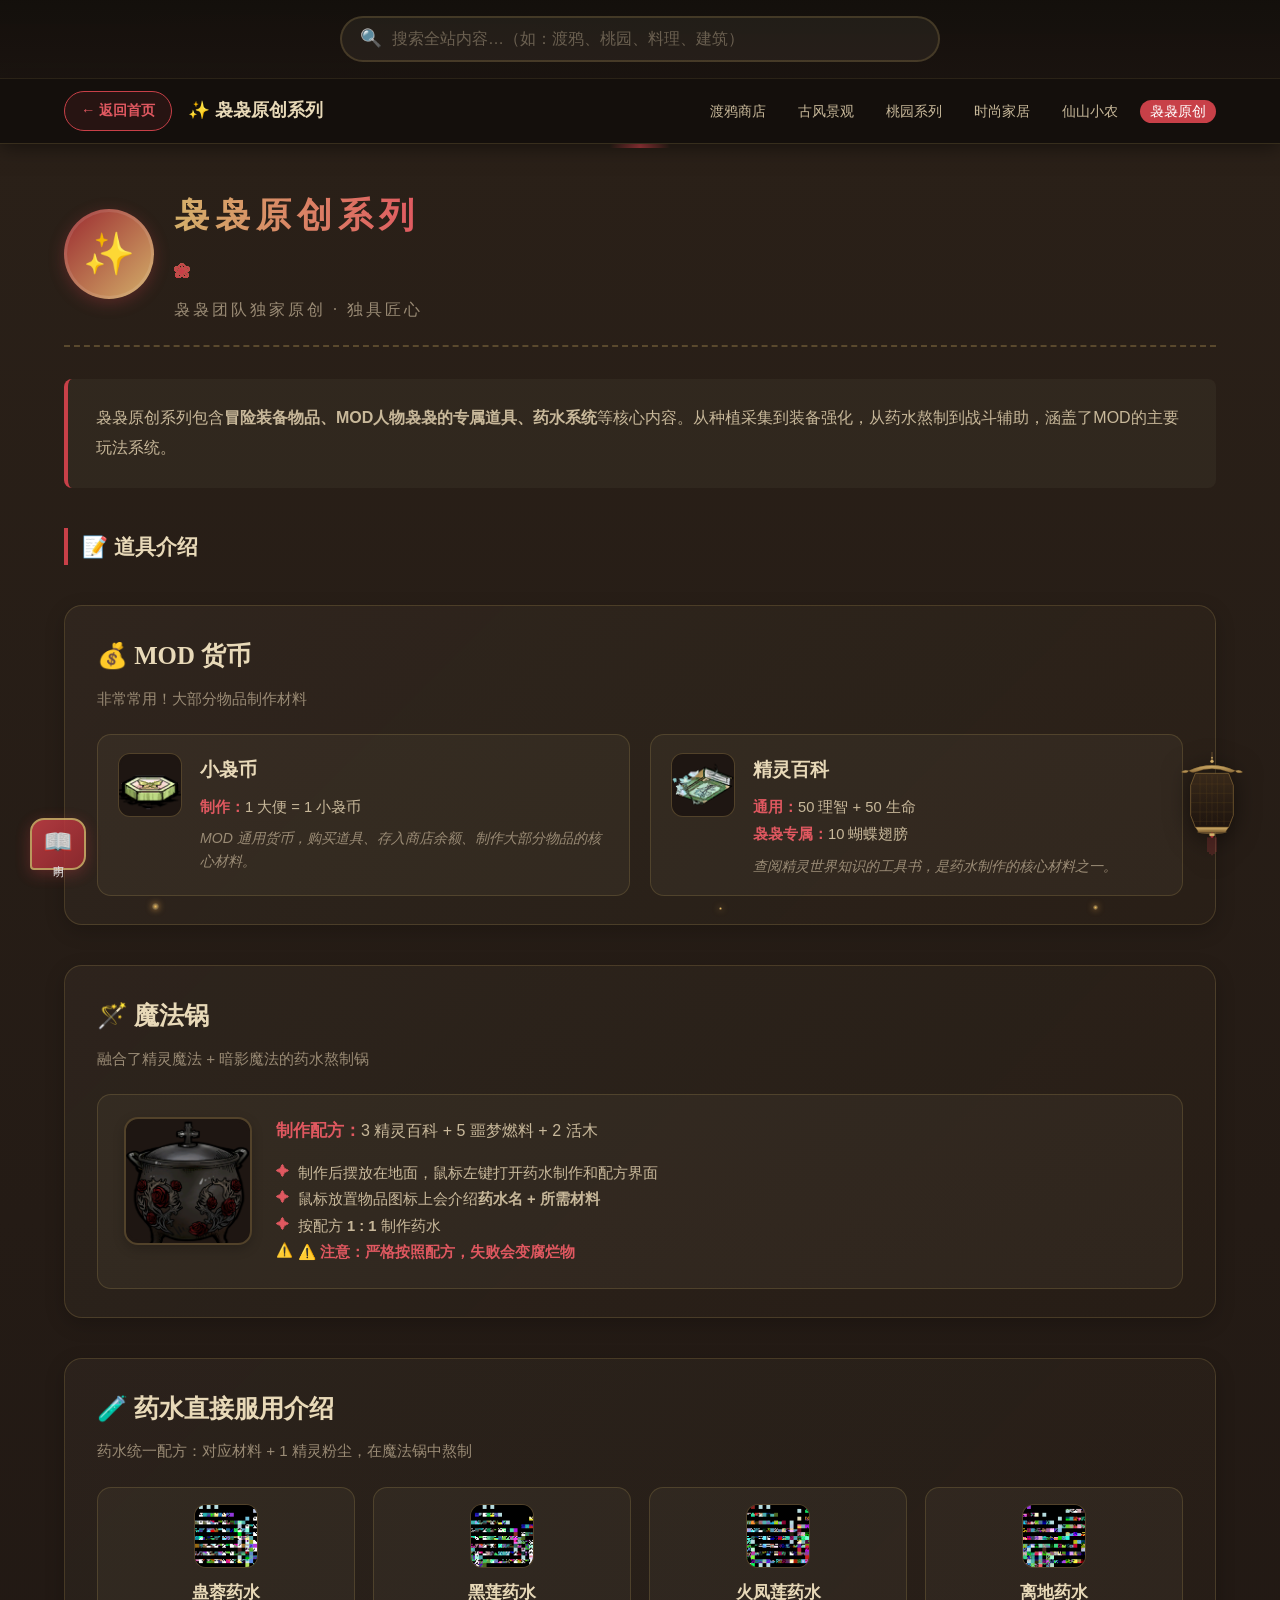
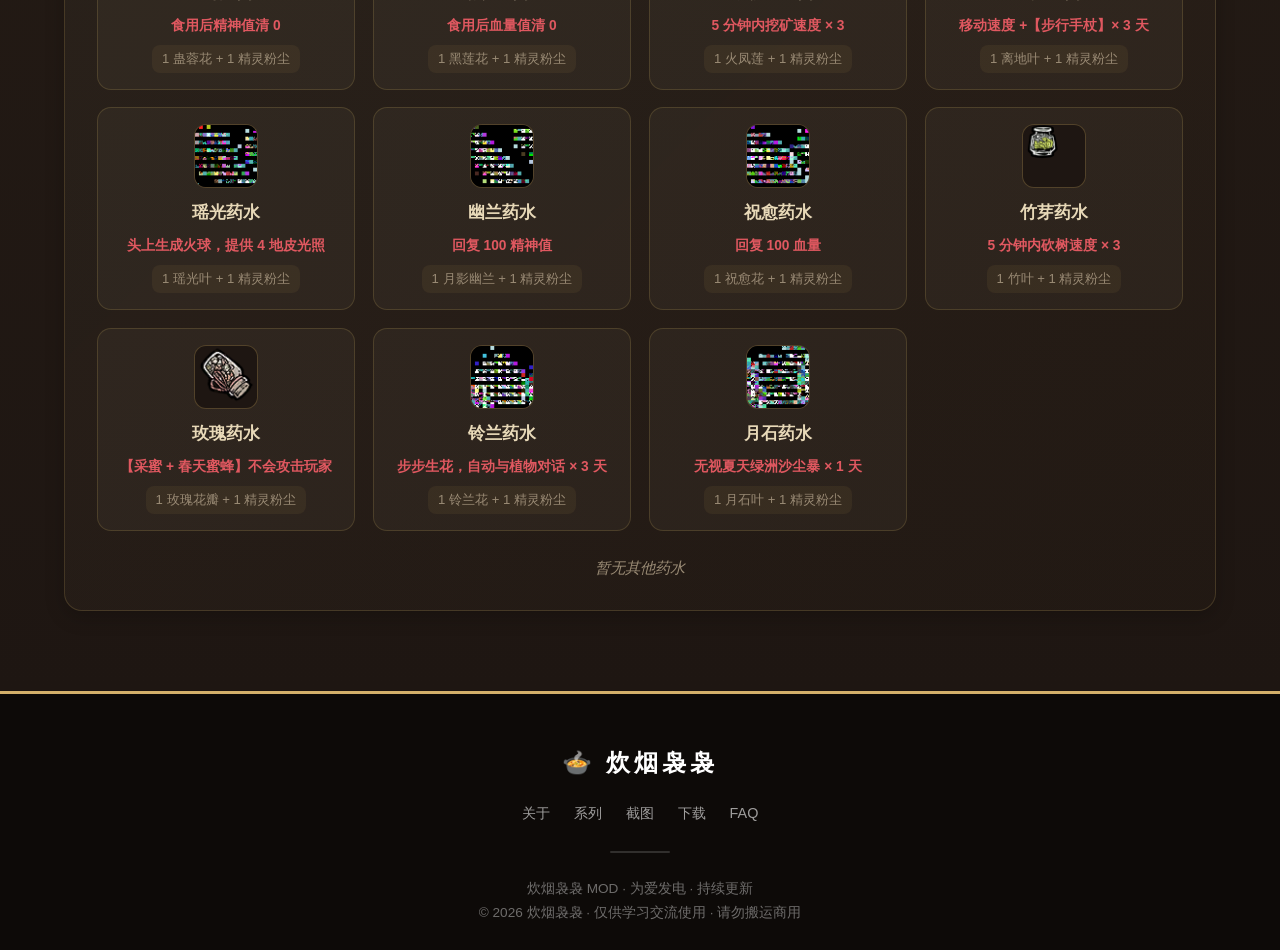
<file: series-niaoniao.html>
<!DOCTYPE html>
<html lang="zh-CN">
<head>
    <meta charset="UTF-8">
    <meta name="viewport" content="width=device-width, initial-scale=1.0">
    <title>袅袅原创系列 | 炊烟袅袅 MOD 百科</title>
    <link rel="stylesheet" href="style.css?v=20260807_4">
</head>
<body>

    <!-- ==================== 搜索栏 ==================== -->
    <div class="search-bar-wrapper" id="searchBarWrapper">
        <div class="search-bar">
            <div class="search-input-wrapper">
                <span class="search-icon">🔍</span>
                <input type="text" class="search-input" id="searchInput" placeholder="搜索全站内容…（如：渡鸦、桃园、料理、建筑）" autocomplete="off">
                <button class="search-clear" id="searchClear" onclick="clearSearch()">✕</button>
            </div>
            <div class="search-results" id="searchResults"></div>
        </div>
    </div>

    <!-- ==================== 系列页面导航栏 ==================== -->
    <nav class="series-nav">
        <div class="container">
            <div class="series-nav-left">
                <a href="index.html" class="series-nav-back">← 返回首页</a>
                <span class="series-nav-title">✨ 袅袅原创系列</span>
            </div>
            <ul class="series-nav-links">
                <li><a href="series-duya.html">渡鸦商店</a></li>
                <li><a href="series-gufeng.html">古风景观</a></li>
                <li><a href="series-taoyuan.html">桃园系列</a></li>
                <li><a href="series-shishang.html">时尚家居</a></li>
                <li><a href="series-xianshan.html">仙山小农</a></li>
                <li><a href="series-niaoniao.html" class="current">袅袅原创</a></li>
            </ul>
        </div>
    </nav>

    <!-- ==================== 系列详情区 ==================== -->
    <section class="section series-detail" id="series-niaoniao" style="padding-top:40px;">
        <div class="container">
            <div class="series-header">
                <div class="series-icon-big">✨</div>
                <div>
                    <h1 class="section-title" style="text-align:left;margin-bottom:8px;">袅袅原创系列</h1>
                    <p class="section-subtitle" style="text-align:left;margin-bottom:0;">袅袅团队独家原创 · 独具匠心</p>
                </div>
            </div>
            <div class="series-intro">
                <p>袅袅原创系列包含<strong>冒险装备物品、MOD人物袅袅的专属道具、药水系统</strong>等核心内容。从种植采集到装备强化，从药水熬制到战斗辅助，涵盖了MOD的主要玩法系统。</p>
            </div>
            <h2 class="series-sub-heading">📝 道具介绍</h2>

            <!-- ========== MOD 货币 ========== -->
            <div class="currency-block fade-in">
                <h3 class="currency-block-title">💰 MOD 货币</h3>
                <p class="currency-block-sub">非常常用！大部分物品制作材料</p>
                <div class="currency-grid">
                    <div class="currency-card">
                        <div class="currency-icon">
                            <img src="assets/niaoniao_token.png" alt="小袅币">
                        </div>
                        <div class="currency-info">
                            <h4>小袅币</h4>
                            <p class="currency-recipe"><strong>制作：</strong>1 大便 = 1 小袅币</p>
                            <p class="currency-use">MOD 通用货币，购买道具、存入商店余额、制作大部分物品的核心材料。</p>
                        </div>
                    </div>
                    <div class="currency-card">
                        <div class="currency-icon">
                            <img src="assets/plant_architecture_encyclopedia.png" alt="精灵百科">
                        </div>
                        <div class="currency-info">
                            <h4>精灵百科</h4>
                            <p class="currency-recipe"><strong>通用：</strong>50 理智 + 50 生命</p>
                            <p class="currency-recipe"><strong>袅袅专属：</strong>10 蝴蝶翅膀</p>
                            <p class="currency-use">查阅精灵世界知识的工具书，是药水制作的核心材料之一。</p>
                        </div>
                    </div>
                </div>
            </div>

            <!-- ========== 魔法锅 ========== -->
            <div class="magic-pot-block fade-in">
                <h3 class="currency-block-title">🪄 魔法锅</h3>
                <p class="currency-block-sub">融合了精灵魔法 + 暗影魔法的药水熬制锅</p>
                <div class="magic-pot-card">
                    <div class="magic-pot-icon">
                        <img src="assets/niao_building_magic_pot.png" alt="魔法锅">
                    </div>
                    <div class="magic-pot-info">
                        <p class="magic-pot-recipe"><strong>制作配方：</strong>3 精灵百科 + 5 噩梦燃料 + 2 活木</p>
                        <ul class="magic-pot-rules">
                            <li>制作后摆放在地面，鼠标左键打开药水制作和配方界面</li>
                            <li>鼠标放置物品图标上会介绍<strong>药水名 + 所需材料</strong></li>
                            <li>按配方 <strong>1 : 1</strong> 制作药水</li>
                            <li class="warning">⚠️ 注意：严格按照配方，失败会变腐烂物</li>
                        </ul>
                    </div>
                </div>
            </div>

            <!-- ========== 药水直接服用 ========== -->
            <div class="potion-block fade-in">
                <h3 class="currency-block-title">🧪 药水直接服用介绍</h3>
                <p class="currency-block-sub">药水统一配方：对应材料 + 1 精灵粉尘，在魔法锅中熬制</p>
                <div class="potion-grid">
                    <div class="potion-card">
                        <div class="potion-icon"><img src="assets/niao_item_blightgu_magic_potion.png" alt="蛊蓉药水"></div>
                        <h4>蛊蓉药水</h4>
                        <p class="potion-effect">食用后精神值清 0</p>
                        <p class="potion-recipe">1 蛊蓉花 + 1 精灵粉尘</p>
                    </div>
                    <div class="potion-card">
                        <div class="potion-icon"><img src="assets/niao_item_black_lotus_potion.png" alt="黑莲药水"></div>
                        <h4>黑莲药水</h4>
                        <p class="potion-effect">食用后血量值清 0</p>
                        <p class="potion-recipe">1 黑莲花 + 1 精灵粉尘</p>
                    </div>
                    <div class="potion-card">
                        <div class="potion-icon"><img src="assets/niao_item_red_lotus_potion.png" alt="火凤莲药水"></div>
                        <h4>火凤莲药水</h4>
                        <p class="potion-effect">5 分钟内挖矿速度 × 3</p>
                        <p class="potion-recipe">1 火凤莲 + 1 精灵粉尘</p>
                    </div>
                    <div class="potion-card">
                        <div class="potion-icon"><img src="assets/niao_item_speed_potion.png" alt="离地药水"></div>
                        <h4>离地药水</h4>
                        <p class="potion-effect">移动速度 +【步行手杖】× 3 天</p>
                        <p class="potion-recipe">1 离地叶 + 1 精灵粉尘</p>
                    </div>
                    <div class="potion-card">
                        <div class="potion-icon"><img src="assets/niao_item_glory_magic_potion.png" alt="瑶光药水"></div>
                        <h4>瑶光药水</h4>
                        <p class="potion-effect">头上生成火球，提供 4 地皮光照</p>
                        <p class="potion-recipe">1 瑶光叶 + 1 精灵粉尘</p>
                    </div>
                    <div class="potion-card">
                        <div class="potion-icon"><img src="assets/niao_item_light_magic_potion.png" alt="幽兰药水"></div>
                        <h4>幽兰药水</h4>
                        <p class="potion-effect">回复 100 精神值</p>
                        <p class="potion-recipe">1 月影幽兰 + 1 精灵粉尘</p>
                    </div>
                    <div class="potion-card">
                        <div class="potion-icon"><img src="assets/niao_item_heal_magic_potion.png" alt="祝愈药水"></div>
                        <h4>祝愈药水</h4>
                        <p class="potion-effect">回复 100 血量</p>
                        <p class="potion-recipe">1 祝愈花 + 1 精灵粉尘</p>
                    </div>
                    <div class="potion-card">
                        <div class="potion-icon"><img src="assets/niao_item_bamboo_potion.png" alt="竹芽药水"></div>
                        <h4>竹芽药水</h4>
                        <p class="potion-effect">5 分钟内砍树速度 × 3</p>
                        <p class="potion-recipe">1 竹叶 + 1 精灵粉尘</p>
                    </div>
                    <div class="potion-card">
                        <div class="potion-icon"><img src="assets/niao_item_rose_potion.png" alt="玫瑰药水"></div>
                        <h4>玫瑰药水</h4>
                        <p class="potion-effect">【采蜜 + 春天蜜蜂】不会攻击玩家</p>
                        <p class="potion-recipe">1 玫瑰花瓣 + 1 精灵粉尘</p>
                    </div>
                    <div class="potion-card">
                        <div class="potion-icon"><img src="assets/niao_item_lily_of_the_valley_potion.png" alt="铃兰药水"></div>
                        <h4>铃兰药水</h4>
                        <p class="potion-effect">步步生花，自动与植物对话 × 3 天</p>
                        <p class="potion-recipe">1 铃兰花 + 1 精灵粉尘</p>
                    </div>
                    <div class="potion-card">
                        <div class="potion-icon"><img src="assets/niao_item_moon_crystal_potion.png" alt="月石药水"></div>
                        <h4>月石药水</h4>
                        <p class="potion-effect">无视夏天绿洲沙尘暴 × 1 天</p>
                        <p class="potion-recipe">1 月石叶 + 1 精灵粉尘</p>
                    </div>
                </div>
                <p class="potion-footer"><em>暂无其他药水</em></p>
            </div>
        </div>
    </section>

    <!-- ==================== 页脚 ==================== -->
    <footer class="footer">
        <div class="container">
            <div class="footer-logo">
                <span>🍲</span> 炊烟袅袅
            </div>
            <div class="footer-links">
                <a href="index.html#about">关于</a>
                <a href="index.html#features">系列</a>
                <a href="index.html#gallery">截图</a>
                <a href="index.html#download">下载</a>
                <a href="index.html#faq">FAQ</a>
            </div>
            <div class="footer-divider"></div>
            <p class="footer-copy">
                炊烟袅袅 MOD · 为爱发电 · 持续更新<br>
                © 2026 炊烟袅袅 · 仅供学习交流使用 · 请勿搬运商用
            </p>
        </div>
    </footer>

    <!-- 返回顶部按钮 -->
    <button class="back-to-top" id="backToTop" onclick="scrollToTop()">↑</button>

    <!-- ==================== 浮动书本标签（版权与声明） ==================== -->
    <button class="book-float" id="bookFloat" onclick="openBookModal()" title="版权与声明">
        <span class="book-float-icon">📖</span>
        <span class="book-float-label">声明</span>
    </button>

    <!-- ==================== 版权声明弹窗 ==================== -->
    <div class="book-modal-overlay" id="bookModalOverlay" onclick="closeBookModal(event)">
        <div class="book-modal" onclick="event.stopPropagation()">
            <button class="book-modal-close" onclick="closeBookModal()">✕</button>
            <h3 class="book-modal-title">📜 版权与声明</h3>
            <div class="book-modal-body">
                <div class="book-modal-grid">
                    <div class="book-modal-card">
                        <h4>🎨 素材来源</h4>
                        <ul>
                            <li>部分贴图自小红书博主授权原创 + 其他游戏贴图临摹</li>
                            <li>部分贴图来自AI素材图临摹，如和其他MOD雷同纯属巧合</li>
                            <li>人物形象授权自bilibili平台UP主：<strong>袅袅要睡大觉</strong></li>
                        </ul>
                    </div>
                    <div class="book-modal-card">
                        <h4>📜 二创声明</h4>
                        <ul>
                            <li>本MOD添加有来自《桃源深处有人家》《仙山小农》贴图二创内容</li>
                            <li>非MOD与官方合作，但已与官方获得联系，并得到肯定回复</li>
                            <li>大家可以放心建家用，后续也会持续为爱发电式更新</li>
                            <li>所有内容直接订阅MOD游玩即可，无任何限制</li>
                        </ul>
                    </div>
                </div>
                <div class="book-modal-warning">
                    <strong>⚠️ 重要提醒：</strong>
                    本MOD无任何私下盈利收费项目，切勿上当受骗！！！！！　
                    请勿将本MOD二创内容私自搬运或商用！！！本MOD无权给予授权
                </div>
            </div>
        </div>
    </div>

    <!-- ==================== JavaScript ==================== -->
    <script>
        // 返回顶部按钮
        const backToTop = document.getElementById('backToTop');
        window.addEventListener('scroll', function() {
            if (window.scrollY > 400) {
                backToTop.classList.add('visible');
            } else {
                backToTop.classList.remove('visible');
            }
        });

        function scrollToTop() {
            window.scrollTo({ top: 0, behavior: 'smooth' });
        }

        // 滚动渐入动画
        const observerOptions = {
            threshold: 0.15,
            rootMargin: '0px 0px -50px 0px'
        };

        const observer = new IntersectionObserver(function(entries) {
            entries.forEach(entry => {
                if (entry.isIntersecting) {
                    entry.target.classList.add('visible');
                }
            });
        }, observerOptions);

        document.querySelectorAll('.fade-in').forEach(el => {
            observer.observe(el);
        });

        // 图片展示区点击提示
        document.querySelectorAll('.gallery-item').forEach(item => {
            item.addEventListener('click', function() {
                console.log('提示：请在代码中替换此占位框为实际图片');
            });
        });

        // ===== 版权声明弹窗 =====
        function openBookModal() {
            document.getElementById('bookModalOverlay').classList.add('active');
            document.body.style.overflow = 'hidden';
        }

        function closeBookModal(event) {
            if (event && event.target.closest('.book-modal')) return;
            document.getElementById('bookModalOverlay').classList.remove('active');
            document.body.style.overflow = '';
        }

        document.addEventListener('keydown', function(e) {
            if (e.key === 'Escape') closeBookModal();
        });
    </script>
    <script src="search.js?v=20260807"></script>
    <script src="effects.js?v=20260807_4"></script>
    <script src="palace-lamp.js?v=20260807"></script>
</body>
</html>
</file>
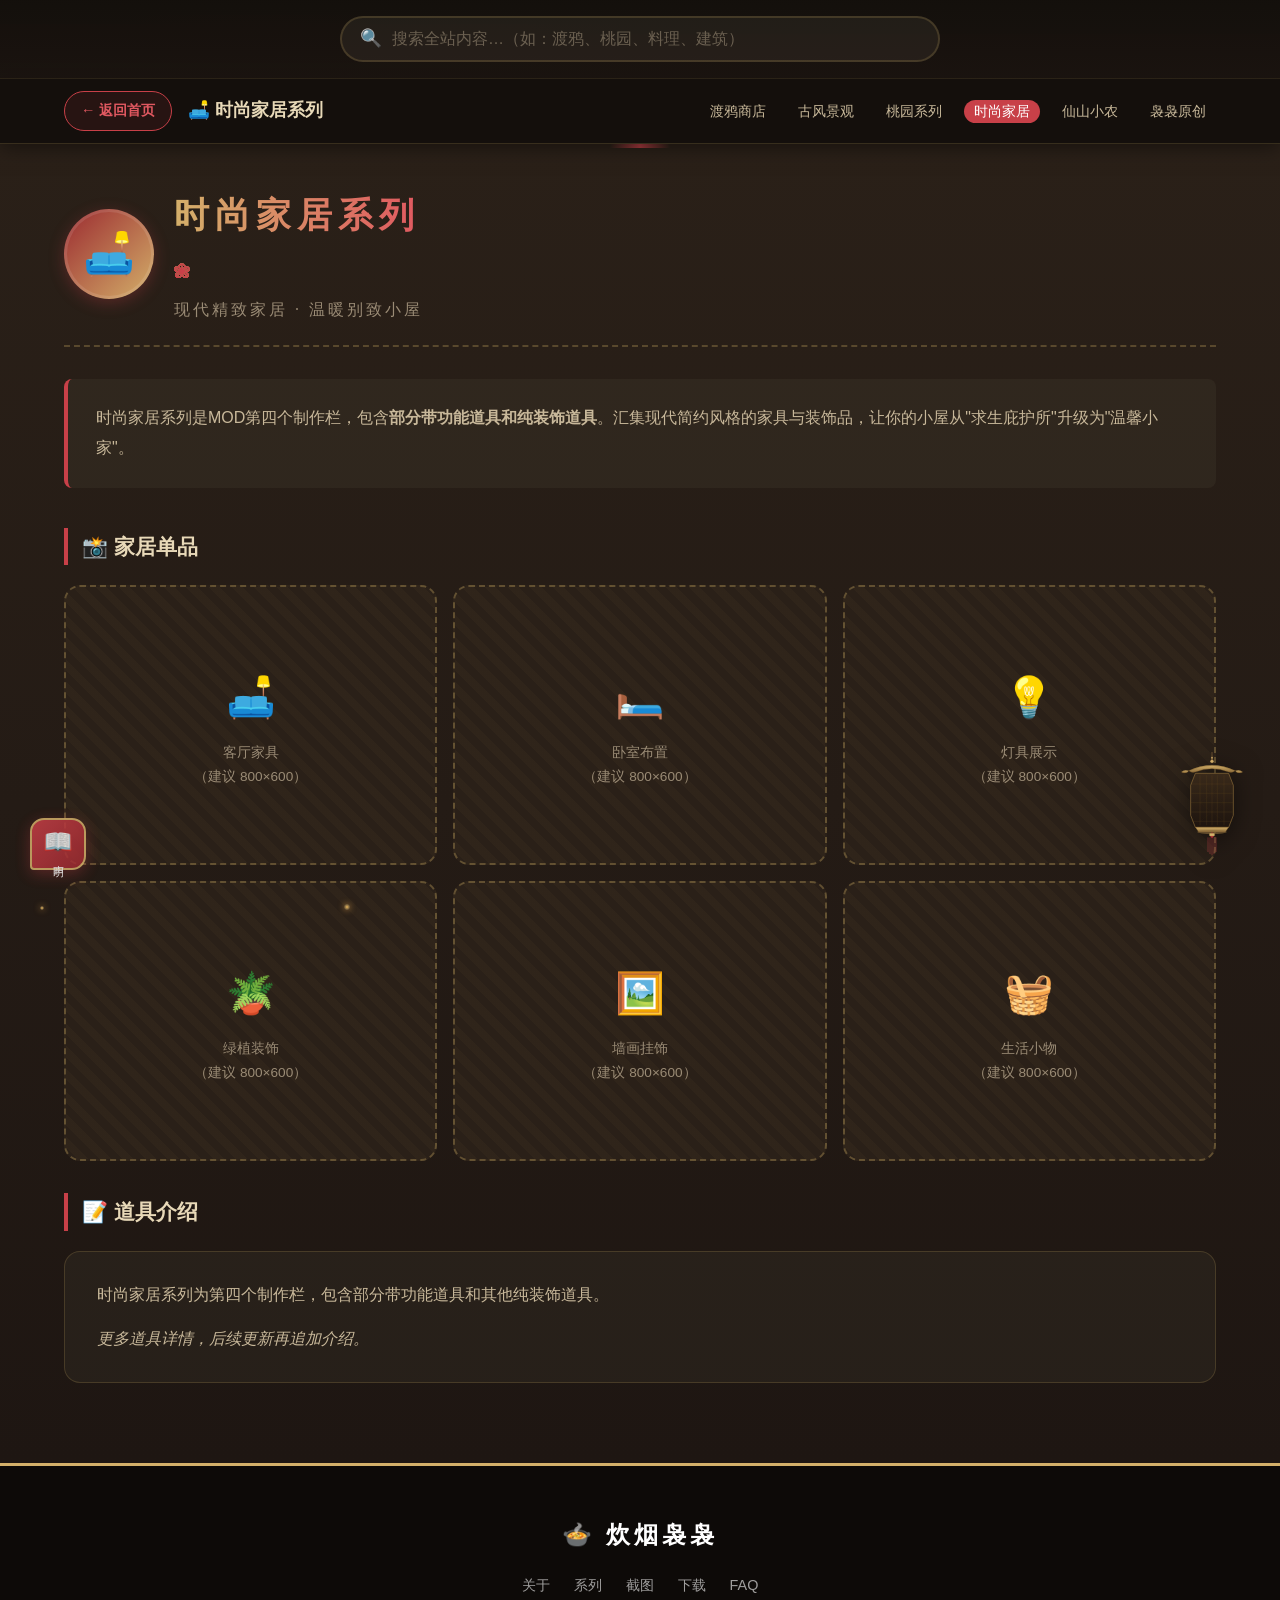
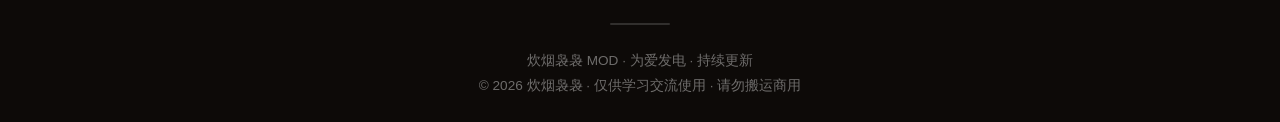
<file: series-shishang.html>
<!DOCTYPE html>
<html lang="zh-CN">
<head>
    <meta charset="UTF-8">
    <meta name="viewport" content="width=device-width, initial-scale=1.0">
    <title>时尚家居系列 | 炊烟袅袅 MOD 百科</title>
    <link rel="stylesheet" href="style.css?v=20260807_4">
</head>
<body>

    <!-- ==================== 搜索栏 ==================== -->
    <div class="search-bar-wrapper" id="searchBarWrapper">
        <div class="search-bar">
            <div class="search-input-wrapper">
                <span class="search-icon">🔍</span>
                <input type="text" class="search-input" id="searchInput" placeholder="搜索全站内容…（如：渡鸦、桃园、料理、建筑）" autocomplete="off">
                <button class="search-clear" id="searchClear" onclick="clearSearch()">✕</button>
            </div>
            <div class="search-results" id="searchResults"></div>
        </div>
    </div>

    <!-- ==================== 系列页面导航栏 ==================== -->
    <nav class="series-nav">
        <div class="container">
            <div class="series-nav-left">
                <a href="index.html" class="series-nav-back">← 返回首页</a>
                <span class="series-nav-title">🛋️ 时尚家居系列</span>
            </div>
            <ul class="series-nav-links">
                <li><a href="series-duya.html">渡鸦商店</a></li>
                <li><a href="series-gufeng.html">古风景观</a></li>
                <li><a href="series-taoyuan.html">桃园系列</a></li>
                <li><a href="series-shishang.html" class="current">时尚家居</a></li>
                <li><a href="series-xianshan.html">仙山小农</a></li>
                <li><a href="series-niaoniao.html">袅袅原创</a></li>
            </ul>
        </div>
    </nav>

    <!-- ==================== 系列详情区 ==================== -->
    <section class="section series-detail" id="series-shishang" style="padding-top:40px;">
        <div class="container">
            <div class="series-header">
                <div class="series-icon-big">🛋️</div>
                <div>
                    <h1 class="section-title" style="text-align:left;margin-bottom:8px;">时尚家居系列</h1>
                    <p class="section-subtitle" style="text-align:left;margin-bottom:0;">现代精致家居 · 温暖别致小屋</p>
                </div>
            </div>
            <div class="series-intro">
                <p>时尚家居系列是MOD第四个制作栏，包含<strong>部分带功能道具和纯装饰道具</strong>。汇集现代简约风格的家具与装饰品，让你的小屋从"求生庇护所"升级为"温馨小家"。</p>
            </div>
            <h2 class="series-sub-heading">📸 家居单品</h2>
            <div class="series-gallery">
                <div class="gallery-item"><span class="placeholder-icon">🛋️</span><span class="placeholder-text">客厅家具<br>（建议 800×600）</span></div>
                <div class="gallery-item"><span class="placeholder-icon">🛏️</span><span class="placeholder-text">卧室布置<br>（建议 800×600）</span></div>
                <div class="gallery-item"><span class="placeholder-icon">💡</span><span class="placeholder-text">灯具展示<br>（建议 800×600）</span></div>
                <div class="gallery-item"><span class="placeholder-icon">🪴</span><span class="placeholder-text">绿植装饰<br>（建议 800×600）</span></div>
                <div class="gallery-item"><span class="placeholder-icon">🖼️</span><span class="placeholder-text">墙画挂饰<br>（建议 800×600）</span></div>
                <div class="gallery-item"><span class="placeholder-icon">🧺</span><span class="placeholder-text">生活小物<br>（建议 800×600）</span></div>
            </div>
            <h2 class="series-sub-heading">📝 道具介绍</h2>
            <div class="series-text">
                <p>时尚家居系列为第四个制作栏，包含部分带功能道具和其他纯装饰道具。</p>
                <p><em>更多道具详情，后续更新再追加介绍。</em></p>
            </div>
        </div>
    </section>

    <!-- ==================== 页脚 ==================== -->
    <footer class="footer">
        <div class="container">
            <div class="footer-logo">
                <span>🍲</span> 炊烟袅袅
            </div>
            <div class="footer-links">
                <a href="index.html#about">关于</a>
                <a href="index.html#features">系列</a>
                <a href="index.html#gallery">截图</a>
                <a href="index.html#download">下载</a>
                <a href="index.html#faq">FAQ</a>
            </div>
            <div class="footer-divider"></div>
            <p class="footer-copy">
                炊烟袅袅 MOD · 为爱发电 · 持续更新<br>
                © 2026 炊烟袅袅 · 仅供学习交流使用 · 请勿搬运商用
            </p>
        </div>
    </footer>

    <!-- 返回顶部按钮 -->
    <button class="back-to-top" id="backToTop" onclick="scrollToTop()">↑</button>

    <!-- ==================== 浮动书本标签（版权与声明） ==================== -->
    <button class="book-float" id="bookFloat" onclick="openBookModal()" title="版权与声明">
        <span class="book-float-icon">📖</span>
        <span class="book-float-label">声明</span>
    </button>

    <!-- ==================== 版权声明弹窗 ==================== -->
    <div class="book-modal-overlay" id="bookModalOverlay" onclick="closeBookModal(event)">
        <div class="book-modal" onclick="event.stopPropagation()">
            <button class="book-modal-close" onclick="closeBookModal()">✕</button>
            <h3 class="book-modal-title">📜 版权与声明</h3>
            <div class="book-modal-body">
                <div class="book-modal-grid">
                    <div class="book-modal-card">
                        <h4>🎨 素材来源</h4>
                        <ul>
                            <li>部分贴图自小红书博主授权原创 + 其他游戏贴图临摹</li>
                            <li>部分贴图来自AI素材图临摹，如和其他MOD雷同纯属巧合</li>
                            <li>人物形象授权自bilibili平台UP主：<strong>袅袅要睡大觉</strong></li>
                        </ul>
                    </div>
                    <div class="book-modal-card">
                        <h4>📜 二创声明</h4>
                        <ul>
                            <li>本MOD添加有来自《桃源深处有人家》《仙山小农》贴图二创内容</li>
                            <li>非MOD与官方合作，但已与官方获得联系，并得到肯定回复</li>
                            <li>大家可以放心建家用，后续也会持续为爱发电式更新</li>
                            <li>所有内容直接订阅MOD游玩即可，无任何限制</li>
                        </ul>
                    </div>
                </div>
                <div class="book-modal-warning">
                    <strong>⚠️ 重要提醒：</strong>
                    本MOD无任何私下盈利收费项目，切勿上当受骗！！！！！　
                    请勿将本MOD二创内容私自搬运或商用！！！本MOD无权给予授权
                </div>
            </div>
        </div>
    </div>

    <!-- ==================== JavaScript ==================== -->
    <script>
        // 返回顶部按钮
        const backToTop = document.getElementById('backToTop');
        window.addEventListener('scroll', function() {
            if (window.scrollY > 400) {
                backToTop.classList.add('visible');
            } else {
                backToTop.classList.remove('visible');
            }
        });

        function scrollToTop() {
            window.scrollTo({ top: 0, behavior: 'smooth' });
        }

        // 滚动渐入动画
        const observerOptions = {
            threshold: 0.15,
            rootMargin: '0px 0px -50px 0px'
        };

        const observer = new IntersectionObserver(function(entries) {
            entries.forEach(entry => {
                if (entry.isIntersecting) {
                    entry.target.classList.add('visible');
                }
            });
        }, observerOptions);

        document.querySelectorAll('.fade-in').forEach(el => {
            observer.observe(el);
        });

        // 图片展示区点击提示
        document.querySelectorAll('.gallery-item').forEach(item => {
            item.addEventListener('click', function() {
                console.log('提示：请在代码中替换此占位框为实际图片');
            });
        });

        // ===== 版权声明弹窗 =====
        function openBookModal() {
            document.getElementById('bookModalOverlay').classList.add('active');
            document.body.style.overflow = 'hidden';
        }

        function closeBookModal(event) {
            if (event && event.target.closest('.book-modal')) return;
            document.getElementById('bookModalOverlay').classList.remove('active');
            document.body.style.overflow = '';
        }

        document.addEventListener('keydown', function(e) {
            if (e.key === 'Escape') closeBookModal();
        });
    </script>
    <script src="search.js?v=20260807"></script>
    <script src="effects.js?v=20260807_4"></script>
    <script src="palace-lamp.js?v=20260807"></script>
</body>
</html>
</file>
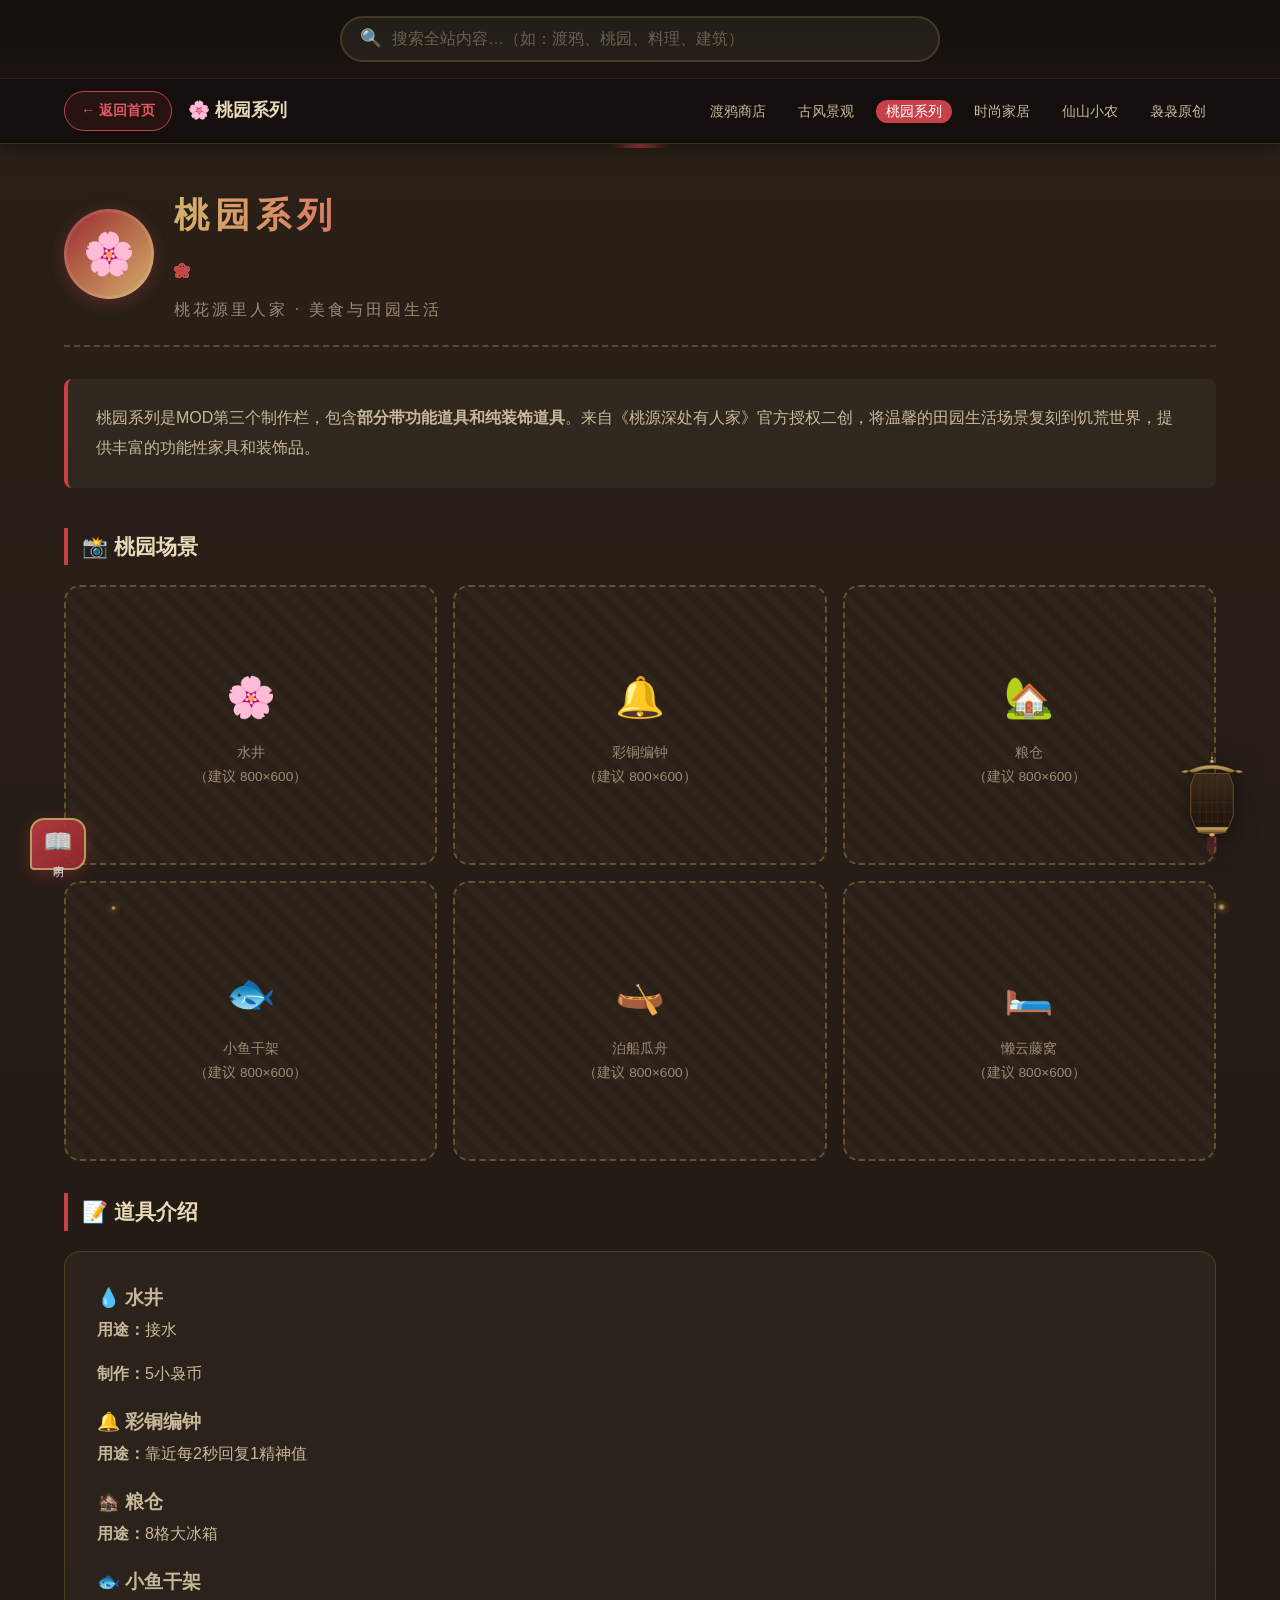
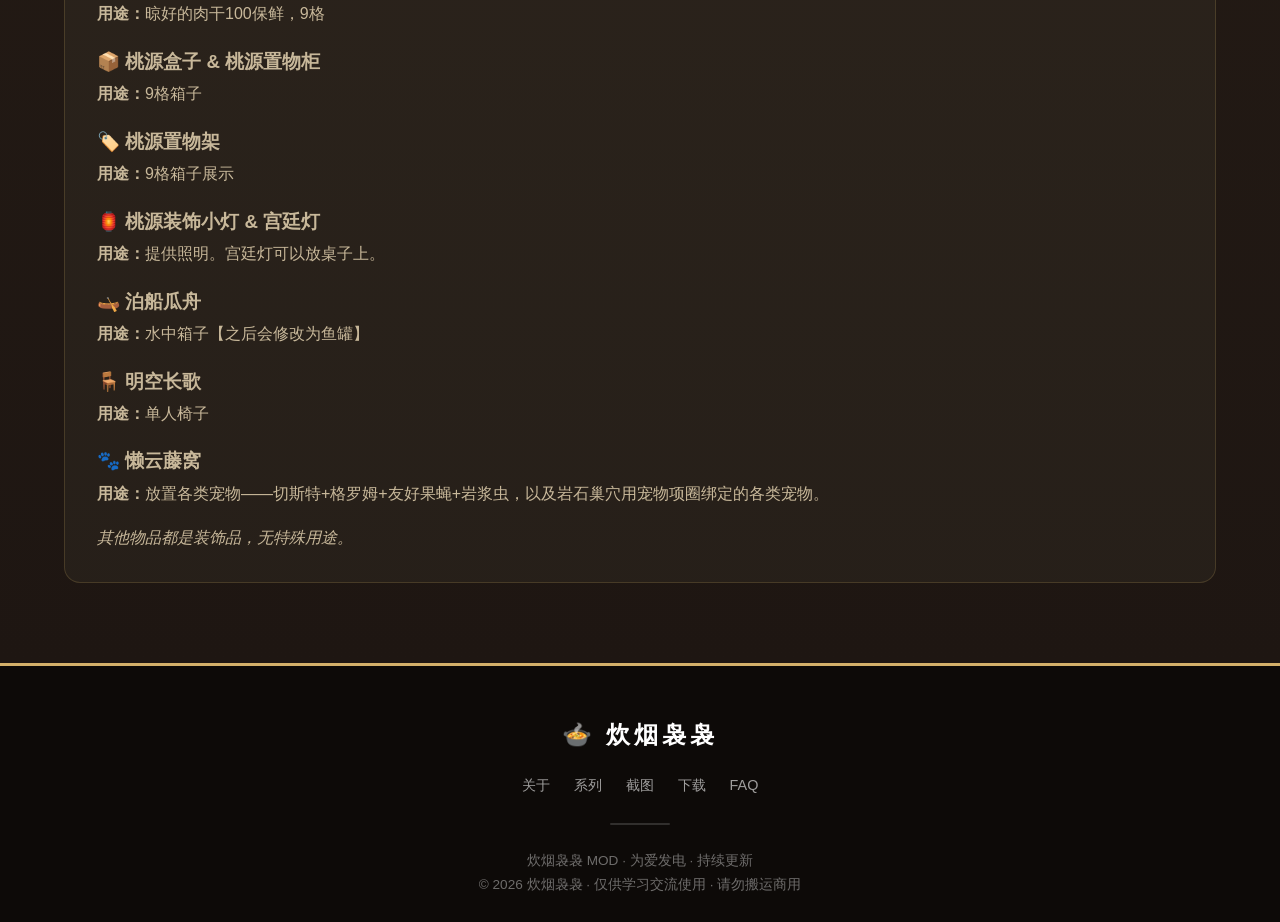
<file: series-taoyuan.html>
<!DOCTYPE html>
<html lang="zh-CN">
<head>
    <meta charset="UTF-8">
    <meta name="viewport" content="width=device-width, initial-scale=1.0">
    <title>桃园系列 | 炊烟袅袅 MOD 百科</title>
    <link rel="stylesheet" href="style.css?v=20260807_4">
</head>
<body>

    <!-- ==================== 搜索栏 ==================== -->
    <div class="search-bar-wrapper" id="searchBarWrapper">
        <div class="search-bar">
            <div class="search-input-wrapper">
                <span class="search-icon">🔍</span>
                <input type="text" class="search-input" id="searchInput" placeholder="搜索全站内容…（如：渡鸦、桃园、料理、建筑）" autocomplete="off">
                <button class="search-clear" id="searchClear" onclick="clearSearch()">✕</button>
            </div>
            <div class="search-results" id="searchResults"></div>
        </div>
    </div>

    <!-- ==================== 系列页面导航栏 ==================== -->
    <nav class="series-nav">
        <div class="container">
            <div class="series-nav-left">
                <a href="index.html" class="series-nav-back">← 返回首页</a>
                <span class="series-nav-title">🌸 桃园系列</span>
            </div>
            <ul class="series-nav-links">
                <li><a href="series-duya.html">渡鸦商店</a></li>
                <li><a href="series-gufeng.html">古风景观</a></li>
                <li><a href="series-taoyuan.html" class="current">桃园系列</a></li>
                <li><a href="series-shishang.html">时尚家居</a></li>
                <li><a href="series-xianshan.html">仙山小农</a></li>
                <li><a href="series-niaoniao.html">袅袅原创</a></li>
            </ul>
        </div>
    </nav>

    <!-- ==================== 系列详情区 ==================== -->
    <section class="section series-detail" id="series-taoyuan" style="padding-top:40px;">
        <div class="container">
            <div class="series-header">
                <div class="series-icon-big">🌸</div>
                <div>
                    <h1 class="section-title" style="text-align:left;margin-bottom:8px;">桃园系列</h1>
                    <p class="section-subtitle" style="text-align:left;margin-bottom:0;">桃花源里人家 · 美食与田园生活</p>
                </div>
            </div>
            <div class="series-intro">
                <p>桃园系列是MOD第三个制作栏，包含<strong>部分带功能道具和纯装饰道具</strong>。来自《桃源深处有人家》官方授权二创，将温馨的田园生活场景复刻到饥荒世界，提供丰富的功能性家具和装饰品。</p>
            </div>
            <h2 class="series-sub-heading">📸 桃园场景</h2>
            <div class="series-gallery">
                <div class="gallery-item"><span class="placeholder-icon">🌸</span><span class="placeholder-text">水井<br>（建议 800×600）</span></div>
                <div class="gallery-item"><span class="placeholder-icon">🔔</span><span class="placeholder-text">彩铜编钟<br>（建议 800×600）</span></div>
                <div class="gallery-item"><span class="placeholder-icon">🏡</span><span class="placeholder-text">粮仓<br>（建议 800×600）</span></div>
                <div class="gallery-item"><span class="placeholder-icon">🐟</span><span class="placeholder-text">小鱼干架<br>（建议 800×600）</span></div>
                <div class="gallery-item"><span class="placeholder-icon">🛶</span><span class="placeholder-text">泊船瓜舟<br>（建议 800×600）</span></div>
                <div class="gallery-item"><span class="placeholder-icon">🛏️</span><span class="placeholder-text">懒云藤窝<br>（建议 800×600）</span></div>
            </div>
            <h2 class="series-sub-heading">📝 道具介绍</h2>
            <div class="series-text">
                <h3>💧 水井</h3>
                <p><strong>用途：</strong>接水</p>
                <p><strong>制作：</strong>5小袅币</p>

                <h3>🔔 彩铜编钟</h3>
                <p><strong>用途：</strong>靠近每2秒回复1精神值</p>

                <h3>🏚️ 粮仓</h3>
                <p><strong>用途：</strong>8格大冰箱</p>

                <h3>🐟 小鱼干架</h3>
                <p><strong>用途：</strong>晾好的肉干100保鲜，9格</p>

                <h3>📦 桃源盒子 & 桃源置物柜</h3>
                <p><strong>用途：</strong>9格箱子</p>

                <h3>🏷️ 桃源置物架</h3>
                <p><strong>用途：</strong>9格箱子展示</p>

                <h3>🏮 桃源装饰小灯 & 宫廷灯</h3>
                <p><strong>用途：</strong>提供照明。宫廷灯可以放桌子上。</p>

                <h3>🛶 泊船瓜舟</h3>
                <p><strong>用途：</strong>水中箱子【之后会修改为鱼罐】</p>

                <h3>🪑 明空长歌</h3>
                <p><strong>用途：</strong>单人椅子</p>

                <h3>🐾 懒云藤窝</h3>
                <p><strong>用途：</strong>放置各类宠物——切斯特+格罗姆+友好果蝇+岩浆虫，以及岩石巢穴用宠物项圈绑定的各类宠物。</p>

                <p><em>其他物品都是装饰品，无特殊用途。</em></p>
            </div>
        </div>
    </section>

    <!-- ==================== 页脚 ==================== -->
    <footer class="footer">
        <div class="container">
            <div class="footer-logo">
                <span>🍲</span> 炊烟袅袅
            </div>
            <div class="footer-links">
                <a href="index.html#about">关于</a>
                <a href="index.html#features">系列</a>
                <a href="index.html#gallery">截图</a>
                <a href="index.html#download">下载</a>
                <a href="index.html#faq">FAQ</a>
            </div>
            <div class="footer-divider"></div>
            <p class="footer-copy">
                炊烟袅袅 MOD · 为爱发电 · 持续更新<br>
                © 2026 炊烟袅袅 · 仅供学习交流使用 · 请勿搬运商用
            </p>
        </div>
    </footer>

    <!-- 返回顶部按钮 -->
    <button class="back-to-top" id="backToTop" onclick="scrollToTop()">↑</button>

    <!-- ==================== 浮动书本标签（版权与声明） ==================== -->
    <button class="book-float" id="bookFloat" onclick="openBookModal()" title="版权与声明">
        <span class="book-float-icon">📖</span>
        <span class="book-float-label">声明</span>
    </button>

    <!-- ==================== 版权声明弹窗 ==================== -->
    <div class="book-modal-overlay" id="bookModalOverlay" onclick="closeBookModal(event)">
        <div class="book-modal" onclick="event.stopPropagation()">
            <button class="book-modal-close" onclick="closeBookModal()">✕</button>
            <h3 class="book-modal-title">📜 版权与声明</h3>
            <div class="book-modal-body">
                <div class="book-modal-grid">
                    <div class="book-modal-card">
                        <h4>🎨 素材来源</h4>
                        <ul>
                            <li>部分贴图自小红书博主授权原创 + 其他游戏贴图临摹</li>
                            <li>部分贴图来自AI素材图临摹，如和其他MOD雷同纯属巧合</li>
                            <li>人物形象授权自bilibili平台UP主：<strong>袅袅要睡大觉</strong></li>
                        </ul>
                    </div>
                    <div class="book-modal-card">
                        <h4>📜 二创声明</h4>
                        <ul>
                            <li>本MOD添加有来自《桃源深处有人家》《仙山小农》贴图二创内容</li>
                            <li>非MOD与官方合作，但已与官方获得联系，并得到肯定回复</li>
                            <li>大家可以放心建家用，后续也会持续为爱发电式更新</li>
                            <li>所有内容直接订阅MOD游玩即可，无任何限制</li>
                        </ul>
                    </div>
                </div>
                <div class="book-modal-warning">
                    <strong>⚠️ 重要提醒：</strong>
                    本MOD无任何私下盈利收费项目，切勿上当受骗！！！！！　
                    请勿将本MOD二创内容私自搬运或商用！！！本MOD无权给予授权
                </div>
            </div>
        </div>
    </div>

    <!-- ==================== JavaScript ==================== -->
    <script>
        // 返回顶部按钮
        const backToTop = document.getElementById('backToTop');
        window.addEventListener('scroll', function() {
            if (window.scrollY > 400) {
                backToTop.classList.add('visible');
            } else {
                backToTop.classList.remove('visible');
            }
        });

        function scrollToTop() {
            window.scrollTo({ top: 0, behavior: 'smooth' });
        }

        // 滚动渐入动画
        const observerOptions = {
            threshold: 0.15,
            rootMargin: '0px 0px -50px 0px'
        };

        const observer = new IntersectionObserver(function(entries) {
            entries.forEach(entry => {
                if (entry.isIntersecting) {
                    entry.target.classList.add('visible');
                }
            });
        }, observerOptions);

        document.querySelectorAll('.fade-in').forEach(el => {
            observer.observe(el);
        });

        // 图片展示区点击提示
        document.querySelectorAll('.gallery-item').forEach(item => {
            item.addEventListener('click', function() {
                console.log('提示：请在代码中替换此占位框为实际图片');
            });
        });

        // ===== 版权声明弹窗 =====
        function openBookModal() {
            document.getElementById('bookModalOverlay').classList.add('active');
            document.body.style.overflow = 'hidden';
        }

        function closeBookModal(event) {
            if (event && event.target.closest('.book-modal')) return;
            document.getElementById('bookModalOverlay').classList.remove('active');
            document.body.style.overflow = '';
        }

        document.addEventListener('keydown', function(e) {
            if (e.key === 'Escape') closeBookModal();
        });
    </script>
    <script src="search.js?v=20260807"></script>
    <script src="effects.js?v=20260807_4"></script>
    <script src="palace-lamp.js?v=20260807"></script>
</body>
</html>
</file>
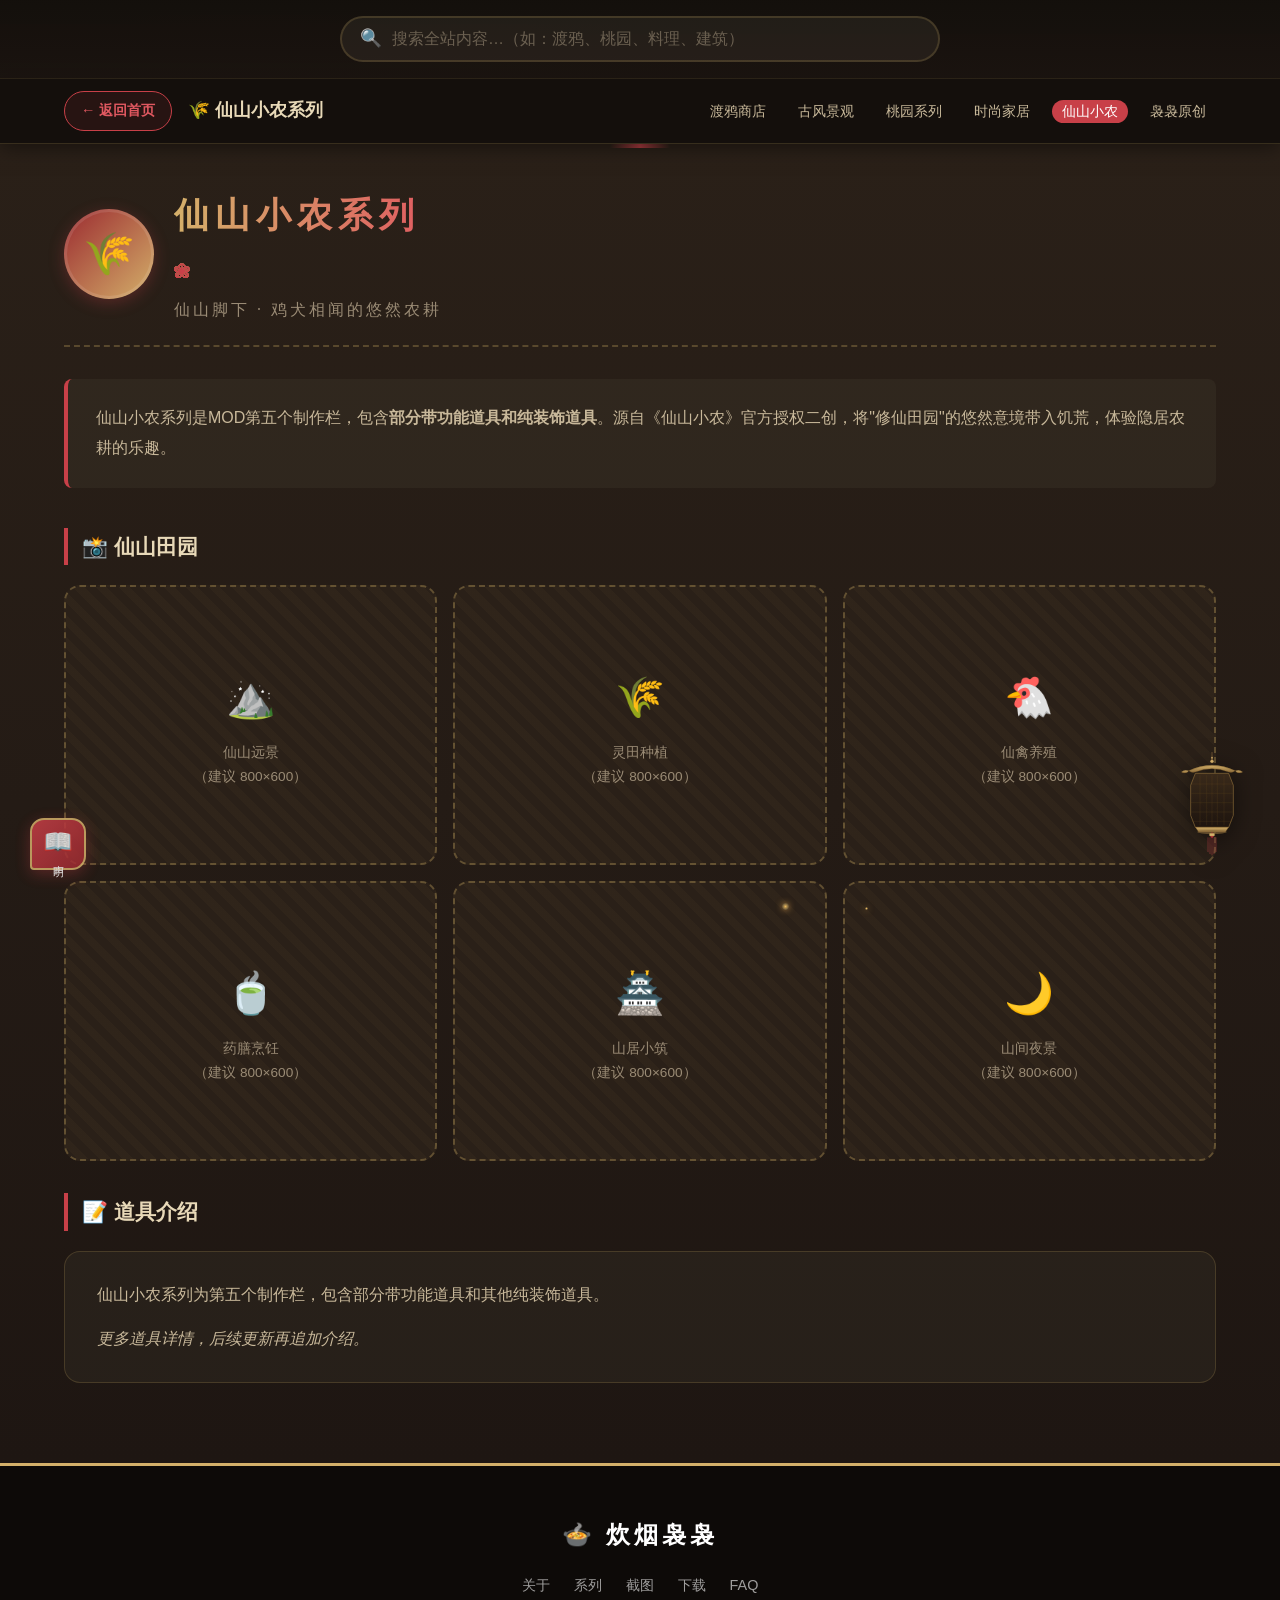
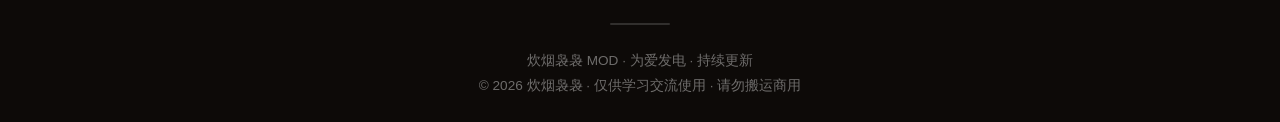
<file: series-xianshan.html>
<!DOCTYPE html>
<html lang="zh-CN">
<head>
    <meta charset="UTF-8">
    <meta name="viewport" content="width=device-width, initial-scale=1.0">
    <title>仙山小农系列 | 炊烟袅袅 MOD 百科</title>
    <link rel="stylesheet" href="style.css?v=20260807_4">
</head>
<body>

    <!-- ==================== 搜索栏 ==================== -->
    <div class="search-bar-wrapper" id="searchBarWrapper">
        <div class="search-bar">
            <div class="search-input-wrapper">
                <span class="search-icon">🔍</span>
                <input type="text" class="search-input" id="searchInput" placeholder="搜索全站内容…（如：渡鸦、桃园、料理、建筑）" autocomplete="off">
                <button class="search-clear" id="searchClear" onclick="clearSearch()">✕</button>
            </div>
            <div class="search-results" id="searchResults"></div>
        </div>
    </div>

    <!-- ==================== 系列页面导航栏 ==================== -->
    <nav class="series-nav">
        <div class="container">
            <div class="series-nav-left">
                <a href="index.html" class="series-nav-back">← 返回首页</a>
                <span class="series-nav-title">🌾 仙山小农系列</span>
            </div>
            <ul class="series-nav-links">
                <li><a href="series-duya.html">渡鸦商店</a></li>
                <li><a href="series-gufeng.html">古风景观</a></li>
                <li><a href="series-taoyuan.html">桃园系列</a></li>
                <li><a href="series-shishang.html">时尚家居</a></li>
                <li><a href="series-xianshan.html" class="current">仙山小农</a></li>
                <li><a href="series-niaoniao.html">袅袅原创</a></li>
            </ul>
        </div>
    </nav>

    <!-- ==================== 系列详情区 ==================== -->
    <section class="section series-detail" id="series-xianshan" style="padding-top:40px;">
        <div class="container">
            <div class="series-header">
                <div class="series-icon-big">🌾</div>
                <div>
                    <h1 class="section-title" style="text-align:left;margin-bottom:8px;">仙山小农系列</h1>
                    <p class="section-subtitle" style="text-align:left;margin-bottom:0;">仙山脚下 · 鸡犬相闻的悠然农耕</p>
                </div>
            </div>
            <div class="series-intro">
                <p>仙山小农系列是MOD第五个制作栏，包含<strong>部分带功能道具和纯装饰道具</strong>。源自《仙山小农》官方授权二创，将"修仙田园"的悠然意境带入饥荒，体验隐居农耕的乐趣。</p>
            </div>
            <h2 class="series-sub-heading">📸 仙山田园</h2>
            <div class="series-gallery">
                <div class="gallery-item"><span class="placeholder-icon">⛰️</span><span class="placeholder-text">仙山远景<br>（建议 800×600）</span></div>
                <div class="gallery-item"><span class="placeholder-icon">🌾</span><span class="placeholder-text">灵田种植<br>（建议 800×600）</span></div>
                <div class="gallery-item"><span class="placeholder-icon">🐔</span><span class="placeholder-text">仙禽养殖<br>（建议 800×600）</span></div>
                <div class="gallery-item"><span class="placeholder-icon">🍵</span><span class="placeholder-text">药膳烹饪<br>（建议 800×600）</span></div>
                <div class="gallery-item"><span class="placeholder-icon">🏯</span><span class="placeholder-text">山居小筑<br>（建议 800×600）</span></div>
                <div class="gallery-item"><span class="placeholder-icon">🌙</span><span class="placeholder-text">山间夜景<br>（建议 800×600）</span></div>
            </div>
            <h2 class="series-sub-heading">📝 道具介绍</h2>
            <div class="series-text">
                <p>仙山小农系列为第五个制作栏，包含部分带功能道具和其他纯装饰道具。</p>
                <p><em>更多道具详情，后续更新再追加介绍。</em></p>
            </div>
        </div>
    </section>

    <!-- ==================== 页脚 ==================== -->
    <footer class="footer">
        <div class="container">
            <div class="footer-logo">
                <span>🍲</span> 炊烟袅袅
            </div>
            <div class="footer-links">
                <a href="index.html#about">关于</a>
                <a href="index.html#features">系列</a>
                <a href="index.html#gallery">截图</a>
                <a href="index.html#download">下载</a>
                <a href="index.html#faq">FAQ</a>
            </div>
            <div class="footer-divider"></div>
            <p class="footer-copy">
                炊烟袅袅 MOD · 为爱发电 · 持续更新<br>
                © 2026 炊烟袅袅 · 仅供学习交流使用 · 请勿搬运商用
            </p>
        </div>
    </footer>

    <!-- 返回顶部按钮 -->
    <button class="back-to-top" id="backToTop" onclick="scrollToTop()">↑</button>

    <!-- ==================== 浮动书本标签（版权与声明） ==================== -->
    <button class="book-float" id="bookFloat" onclick="openBookModal()" title="版权与声明">
        <span class="book-float-icon">📖</span>
        <span class="book-float-label">声明</span>
    </button>

    <!-- ==================== 版权声明弹窗 ==================== -->
    <div class="book-modal-overlay" id="bookModalOverlay" onclick="closeBookModal(event)">
        <div class="book-modal" onclick="event.stopPropagation()">
            <button class="book-modal-close" onclick="closeBookModal()">✕</button>
            <h3 class="book-modal-title">📜 版权与声明</h3>
            <div class="book-modal-body">
                <div class="book-modal-grid">
                    <div class="book-modal-card">
                        <h4>🎨 素材来源</h4>
                        <ul>
                            <li>部分贴图自小红书博主授权原创 + 其他游戏贴图临摹</li>
                            <li>部分贴图来自AI素材图临摹，如和其他MOD雷同纯属巧合</li>
                            <li>人物形象授权自bilibili平台UP主：<strong>袅袅要睡大觉</strong></li>
                        </ul>
                    </div>
                    <div class="book-modal-card">
                        <h4>📜 二创声明</h4>
                        <ul>
                            <li>本MOD添加有来自《桃源深处有人家》《仙山小农》贴图二创内容</li>
                            <li>非MOD与官方合作，但已与官方获得联系，并得到肯定回复</li>
                            <li>大家可以放心建家用，后续也会持续为爱发电式更新</li>
                            <li>所有内容直接订阅MOD游玩即可，无任何限制</li>
                        </ul>
                    </div>
                </div>
                <div class="book-modal-warning">
                    <strong>⚠️ 重要提醒：</strong>
                    本MOD无任何私下盈利收费项目，切勿上当受骗！！！！！　
                    请勿将本MOD二创内容私自搬运或商用！！！本MOD无权给予授权
                </div>
            </div>
        </div>
    </div>

    <!-- ==================== JavaScript ==================== -->
    <script>
        // 返回顶部按钮
        const backToTop = document.getElementById('backToTop');
        window.addEventListener('scroll', function() {
            if (window.scrollY > 400) {
                backToTop.classList.add('visible');
            } else {
                backToTop.classList.remove('visible');
            }
        });

        function scrollToTop() {
            window.scrollTo({ top: 0, behavior: 'smooth' });
        }

        // 滚动渐入动画
        const observerOptions = {
            threshold: 0.15,
            rootMargin: '0px 0px -50px 0px'
        };

        const observer = new IntersectionObserver(function(entries) {
            entries.forEach(entry => {
                if (entry.isIntersecting) {
                    entry.target.classList.add('visible');
                }
            });
        }, observerOptions);

        document.querySelectorAll('.fade-in').forEach(el => {
            observer.observe(el);
        });

        // 图片展示区点击提示
        document.querySelectorAll('.gallery-item').forEach(item => {
            item.addEventListener('click', function() {
                console.log('提示：请在代码中替换此占位框为实际图片');
            });
        });

        // ===== 版权声明弹窗 =====
        function openBookModal() {
            document.getElementById('bookModalOverlay').classList.add('active');
            document.body.style.overflow = 'hidden';
        }

        function closeBookModal(event) {
            if (event && event.target.closest('.book-modal')) return;
            document.getElementById('bookModalOverlay').classList.remove('active');
            document.body.style.overflow = '';
        }

        document.addEventListener('keydown', function(e) {
            if (e.key === 'Escape') closeBookModal();
        });
    </script>
    <script src="search.js?v=20260807"></script>
    <script src="effects.js?v=20260807_4"></script>
    <script src="palace-lamp.js?v=20260807"></script>
</body>
</html>
</file>
<file: style.css>
/* ========================================
           炊烟袅袅 MOD 介绍站 - 暗夜古风样式表
           深墨底 #1A1410 / 暖金文字 #E8D9B8 / 朱砂红 #B73239 / 古金 #D4B06A
           ======================================== */

        /* ===== 自定义鼠标光标 ===== */
        body {
            cursor: url('assets/niaoniao.png') 16 16, auto;
        }

        a, button, .btn, .faq-question, .nav-toggle, .nav-logo-icon,
        .roadmap-tag, .team-member, .friend-tag, .gallery-item,
        .scroll-hint, .back-to-top {
            cursor: url('assets/niaoniao.png') 16 16, pointer;
        }

        /* ===== 重置与基础 ===== */
        *, *::before, *::after {
            margin: 0;
            padding: 0;
            box-sizing: border-box;
        }

        :root {
            /* 暗夜古风配色 */
            --color-primary: #C84048;          /* 朱砂红（提亮以适应深色背景） */
            --color-primary-dark: #9B2A30;     /* 深朱砂 */
            --color-primary-light: #E05860;    /* 浅朱砂 */
            --color-cream: #2A2018;            /* 深宣纸 */
            --color-cream-dark: #1E1612;       /* 更深宣纸 */
            --color-brown: #8B7355;            /* 古墨（中等亮度，用于边框） */
            --color-brown-dark: #E8D9B8;       /* 暖金（深色模式下变为浅色文字） */
            --color-green: #7BA66A;            /* 竹青（提亮） */
            --color-yellow: #D4B06A;           /* 古金（提亮以适应深色背景） */
            --color-ink: #E8D9B8;              /* 墨色文字（浅色） */
            --color-text: #C8B89A;             /* 正文文字（暖灰金） */
            --color-text-light: #9A8B75;       /* 浅墨文字 */
            --color-paper: #1A1410;            /* 纸张主色（深墨黑） */
            --color-cloud: #D4B06A;            /* 祥云金 */
            --color-white: #FFFFFF;
            --color-shadow: rgba(0, 0, 0, 0.45);
            --color-card-bg: rgba(255, 235, 200, 0.05);
            --color-card-border: rgba(201, 169, 97, 0.2);
            --radius-sm: 8px;
            --radius-md: 16px;
            --radius-lg: 24px;
            --transition: all 0.3s ease;
        }

        html {
            scroll-behavior: smooth;
        }

        body {
            font-family: "PingFang SC", "Microsoft YaHei", "Noto Serif SC", "STKaiti", "KaiTi", "楷体", sans-serif;
            background-color: var(--color-paper);
            color: var(--color-text);
            line-height: 1.8;
            overflow-x: hidden;
            /* 暗夜纹理叠加 */
            background-image:
                radial-gradient(circle at 20% 30%, rgba(183, 50, 57, 0.08) 0%, transparent 40%),
                radial-gradient(circle at 80% 70%, rgba(201, 169, 97, 0.06) 0%, transparent 40%),
                radial-gradient(circle at 50% 50%, rgba(30, 22, 18, 0.5) 0%, transparent 70%);
            background-attachment: fixed;
        }

        /* ===== 通用容器 ===== */
        .container {
            max-width: 1200px;
            margin: 0 auto;
            padding: 0 24px;
        }

        .section {
            padding: 80px 0;
            position: relative;
        }

        .section::before {
            content: "";
            position: absolute;
            top: 0;
            left: 50%;
            transform: translateX(-50%);
            width: 60px;
            height: 4px;
            background: linear-gradient(90deg, transparent, var(--color-primary), transparent);
            opacity: 0.8;
        }

        .section-title {
            text-align: center;
            font-size: 2.2rem;
            color: var(--color-brown-dark);
            margin-bottom: 12px;
            font-weight: 700;
            letter-spacing: 6px;
            font-family: "STKaiti", "KaiTi", "楷体", "Noto Serif SC", serif;
        }

        .section-subtitle {
            text-align: center;
            font-size: 1rem;
            color: var(--color-text-light);
            margin-bottom: 48px;
            letter-spacing: 3px;
            font-family: "STKaiti", "KaiTi", "楷体", serif;
        }

.section-title::after {
    content: "❀";
    display: block;
    color: var(--color-primary);
    -webkit-text-fill-color: var(--color-primary);
    margin: 12px auto 0;
    font-size: 1rem;
    letter-spacing: 8px;
}

        a {
            text-decoration: none;
            color: inherit;
            transition: var(--transition);
        }

        /* ===== 导航栏 ===== */
        .navbar {
            position: fixed;
            top: 0;
            left: 0;
            right: 0;
            z-index: 1000;
            background: rgba(20, 16, 12, 0.92);
            -webkit-backdrop-filter: blur(12px);
            backdrop-filter: blur(12px);
            box-shadow: 0 2px 20px rgba(0, 0, 0, 0.5);
            border-bottom: 1px solid rgba(201, 169, 97, 0.2);
            transition: var(--transition);
        }

        .navbar .container {
            display: flex;
            justify-content: space-between;
            align-items: center;
            padding-top: 14px;
            padding-bottom: 14px;
        }

        .nav-logo {
            display: flex;
            align-items: center;
            gap: 10px;
            font-size: 1.3rem;
            font-weight: 700;
            color: var(--color-brown-dark);
        }

        .nav-logo-icon {
            width: 36px;
            height: 36px;
            background: linear-gradient(135deg, var(--color-primary), var(--color-primary-dark));
            border-radius: 50%;
            display: flex;
            align-items: center;
            justify-content: center;
            font-size: 1.1rem;
            color: white;
            box-shadow: 0 2px 12px rgba(200, 64, 72, 0.4);
        }

        .nav-links {
            display: flex;
            gap: 32px;
            list-style: none;
        }

        .nav-links a {
            color: var(--color-text);
            font-weight: 500;
            position: relative;
            padding: 4px 0;
        }

        .nav-links a::after {
            content: "";
            position: absolute;
            bottom: 0;
            left: 0;
            width: 0;
            height: 2px;
            background: var(--color-primary);
            transition: width 0.3s ease;
        }

        .nav-links a:hover {
            color: var(--color-yellow);
        }

        .nav-links a:hover::after {
            width: 100%;
        }

        /* ===== 导航下拉菜单 ===== */
        .nav-dropdown {
            position: relative;
        }

        .nav-dropdown-menu {
            position: absolute;
            top: 100%;
            left: -16px;
            margin-top: 8px;
            background: rgba(26, 20, 16, 0.98);
            -webkit-backdrop-filter: blur(12px);
            backdrop-filter: blur(12px);
            border: 1px solid rgba(201, 169, 97, 0.25);
            border-radius: var(--radius-sm);
            box-shadow: 0 8px 32px rgba(0, 0, 0, 0.5);
            list-style: none;
            min-width: 180px;
            padding: 8px 0;
            opacity: 0;
            visibility: hidden;
            transform: translateY(-6px);
            transition: all 0.25s ease;
            z-index: 1001;
        }

        .nav-dropdown:hover .nav-dropdown-menu {
            opacity: 1;
            visibility: visible;
            transform: translateY(0);
        }

        .nav-dropdown-menu li {
            margin: 0;
        }

        .nav-dropdown-menu a {
            display: block;
            padding: 8px 18px;
            color: var(--color-text);
            font-size: 0.92rem;
            white-space: nowrap;
        }

        .nav-dropdown-menu a:hover {
            background: rgba(200, 64, 72, 0.12);
            color: var(--color-yellow);
        }

        .nav-dropdown-menu a::after {
            display: none;
        }

        .nav-toggle {
            display: none;
            font-size: 1.5rem;
            background: none;
            border: none;
            color: var(--color-brown-dark);
            cursor: pointer;
        }

        /* ===== Hero 英雄区（震撼全屏开场） ===== */
        .hero {
            min-height: 100vh;
            display: flex;
            align-items: center;
            justify-content: center;
            text-align: center;
            position: relative;
            overflow: hidden;
            padding-top: 0;
            isolation: isolate;
        }

        /* 全屏背景图 */
        .hero-bg {
            position: absolute;
            inset: 0;
            background-size: cover;
            background-position: center 30%;
            background-repeat: no-repeat;
            z-index: -3;
            animation: heroZoom 30s ease-in-out infinite alternate;
            filter: brightness(0.95) saturate(1.05);
        }

        @keyframes heroZoom {
            0%   { transform: scale(1.0); }
            100% { transform: scale(1.08); }
        }

        /* 暗化蒙版（让文字清晰显示） */
        .hero-overlay {
            position: absolute;
            inset: 0;
            z-index: -2;
            background:
                radial-gradient(ellipse at center, rgba(26, 20, 16, 0.55) 0%, rgba(26, 20, 16, 0.85) 100%),
                linear-gradient(180deg,
                    rgba(26, 20, 16, 0.55) 0%,
                    rgba(26, 20, 16, 0.30) 30%,
                    rgba(26, 20, 16, 0.45) 60%,
                    rgba(26, 20, 16, 0.85) 100%);
        }

        /* 顶部暖色光晕（夕阳感） */
        .hero-glow {
            position: absolute;
            top: -10%;
            left: 50%;
            transform: translateX(-50%);
            width: 130%;
            height: 70%;
            background: radial-gradient(ellipse at center, rgba(212, 130, 65, 0.35) 0%, rgba(200, 64, 72, 0.15) 30%, transparent 60%);
            z-index: -1;
            pointer-events: none;
            animation: glowPulse 8s ease-in-out infinite;
        }

        @keyframes glowPulse {
            0%, 100% { opacity: 0.85; }
            50%      { opacity: 1; }
        }

        /* 顶部上升的烟雾 */
        .hero-smoke {
            position: absolute;
            top: 25%;
            left: 50%;
            transform: translateX(-50%);
            width: 600px;
            height: 500px;
            pointer-events: none;
            z-index: -1;
            opacity: 0.7;
        }

        .hero-smoke span {
            position: absolute;
            bottom: 0;
            width: 14px;
            height: 14px;
            background: radial-gradient(circle, rgba(255, 220, 170, 0.85) 0%, rgba(201, 169, 97, 0.4) 50%, transparent 80%);
            border-radius: 50%;
            filter: blur(10px);
        }

        .hero-smoke span:nth-child(1) { left: 42%; animation: smokeRise 6s ease-in-out infinite; }
        .hero-smoke span:nth-child(2) { left: 48%; animation: smokeRise 7s ease-in-out infinite 0.6s; }
        .hero-smoke span:nth-child(3) { left: 55%; animation: smokeRise 5.5s ease-in-out infinite 1.2s; }
        .hero-smoke span:nth-child(4) { left: 60%; animation: smokeRise 7.5s ease-in-out infinite 1.8s; }
        .hero-smoke span:nth-child(5) { left: 38%; animation: smokeRise 6.5s ease-in-out infinite 2.4s; }
        .hero-smoke span:nth-child(6) { left: 50%; animation: smokeRise 8s ease-in-out infinite 3s; }
        .hero-smoke span:nth-child(7) { left: 45%; animation: smokeRise 6.8s ease-in-out infinite 3.6s; }

        @keyframes smokeRise {
            0%   { transform: translateY(0) scale(1); opacity: 0; }
            20%  { opacity: 0.8; }
            100% { transform: translateY(-450px) scale(4); opacity: 0; }
        }

        .hero-content {
            position: relative;
            z-index: 10;
            max-width: 1000px;
            padding: 0 24px;
            animation: heroFadeIn 1.6s ease-out;
        }

        @keyframes heroFadeIn {
            0%   { opacity: 0; transform: translateY(40px); }
            100% { opacity: 1; transform: translateY(0); }
        }

        .hero-badge {
            display: inline-block;
            background: rgba(200, 64, 72, 0.18);
            color: #FFD9B0;
            padding: 8px 24px;
            border-radius: 24px;
            font-size: 0.95rem;
            font-weight: 600;
            margin-bottom: 24px;
            letter-spacing: 5px;
            border: 1px solid rgba(212, 169, 100, 0.5);
            box-shadow: 0 0 24px rgba(200, 64, 72, 0.25);
            backdrop-filter: blur(6px);
            -webkit-backdrop-filter: blur(6px);
        }

        .hero-title {
            font-size: 7.5rem;
            font-weight: 800;
            color: #FFF6E0;
            margin: 0 0 18px;
            letter-spacing: 28px;
            text-shadow:
                0 0 40px rgba(255, 200, 120, 0.6),
                0 0 80px rgba(212, 130, 65, 0.5),
                0 4px 20px rgba(0, 0, 0, 0.7),
                2px 2px 0 rgba(0, 0, 0, 0.4);
            font-family: "STKaiti", "KaiTi", "楷体", "Noto Serif SC", serif;
            margin-left: 28px; /* 补偿字间距造成的视觉偏移 */
            background: linear-gradient(180deg,
                #FFF8E5 0%,
                #F5D89A 35%,
                #E8B870 60%,
                #D4945A 80%,
                #B86A40 100%);
            -webkit-background-clip: text;
            -webkit-text-fill-color: transparent;
            background-clip: text;
            position: relative;
            display: inline-block;
            animation: titleGlow 4s ease-in-out infinite;
        }

        @keyframes titleGlow {
            0%, 100% {
                filter: drop-shadow(0 0 30px rgba(255, 200, 120, 0.4))
                        drop-shadow(0 0 60px rgba(212, 130, 65, 0.3));
            }
            50% {
                filter: drop-shadow(0 0 45px rgba(255, 220, 160, 0.7))
                        drop-shadow(0 0 90px rgba(212, 130, 65, 0.5));
            }
        }

        /* 标题左右两侧古风装饰线 */
        .hero-title::before {
            content: "";
            display: inline-block;
            width: 80px;
            height: 1px;
            background: linear-gradient(90deg, transparent, #C9A961, transparent);
            vertical-align: middle;
            margin: 0 24px 0 0;
            box-shadow: 0 0 12px rgba(201, 169, 97, 0.5);
            -webkit-text-fill-color: transparent;
        }
        .hero-title::after {
            content: "";
            display: inline-block;
            width: 80px;
            height: 1px;
            background: linear-gradient(90deg, #C9A961, transparent);
            vertical-align: middle;
            margin: 0 0 0 24px;
            box-shadow: 0 0 12px rgba(201, 169, 97, 0.5);
            -webkit-text-fill-color: transparent;
        }

        .hero-subtitle {
            font-size: 1.6rem;
            color: #F5D89A;
            margin: 0 0 36px;
            letter-spacing: 8px;
            font-family: "STKaiti", "KaiTi", "楷体", serif;
            text-shadow: 0 0 20px rgba(212, 130, 65, 0.6), 0 2px 10px rgba(0, 0, 0, 0.5);
            font-weight: 400;
        }

        .hero-notice {
            display: inline-block;
            font-size: 1.15rem;
            font-weight: 600;
            color: #FFD7A8;
            margin: 0 0 36px;
            letter-spacing: 3px;
            padding: 12px 28px;
            background: linear-gradient(180deg, rgba(200, 64, 72, 0.25), rgba(212, 130, 65, 0.15));
            border-top: 2px solid rgba(212, 169, 100, 0.6);
            border-bottom: 2px solid rgba(212, 169, 100, 0.6);
            max-width: 90%;
            line-height: 1.5;
            backdrop-filter: blur(8px);
            -webkit-backdrop-filter: blur(8px);
            border-radius: 4px;
            box-shadow: 0 4px 30px rgba(200, 64, 72, 0.2);
        }

        .hero-greeting {
            margin-top: 4px;
            margin-bottom: 36px;
            text-align: center;
            color: #DDC9A0;
            font-size: 1.05rem;
            line-height: 1.9;
            letter-spacing: 1.5px;
            font-family: "STKaiti", "KaiTi", "楷体", serif;
            text-shadow: 0 1px 4px rgba(0, 0, 0, 0.5);
        }

        .hero-greeting p { margin: 0; }
        .hero-thanks { color: #E8C894 !important; font-size: 1.15rem !important; }

        .hero-buttons {
            display: flex;
            gap: 20px;
            justify-content: center;
            flex-wrap: wrap;
            margin-top: 8px;
        }

        .hero-buttons .btn {
            padding: 16px 48px;
            font-size: 1.15rem;
            letter-spacing: 3px;
            box-shadow: 0 6px 30px rgba(0, 0, 0, 0.4);
        }

        .btn {
            display: inline-flex;
            align-items: center;
            gap: 8px;
            padding: 14px 36px;
            border-radius: 30px;
            font-size: 1rem;
            font-weight: 600;
            cursor: pointer;
            border: none;
            transition: var(--transition);
            letter-spacing: 1px;
        }

        .btn-primary {
            background: linear-gradient(135deg, var(--color-primary), var(--color-primary-dark));
            color: white;
            box-shadow: 0 4px 20px rgba(200, 64, 72, 0.4);
        }

        .btn-primary:hover {
            background: var(--color-primary-dark);
            transform: translateY(-2px);
            box-shadow: 0 6px 24px rgba(200, 64, 72, 0.55);
        }

        .btn-outline {
            background: rgba(255, 235, 200, 0.05);
            color: var(--color-brown-dark);
            border: 2px solid var(--color-yellow);
        }

        .btn-outline:hover {
            background: rgba(201, 169, 97, 0.15);
            color: var(--color-yellow);
            transform: translateY(-2px);
        }

        .scroll-hint {
            position: absolute;
            bottom: 32px;
            left: 50%;
            transform: translateX(-50%);
            color: #F5D89A;
            font-size: 1rem;
            letter-spacing: 4px;
            font-family: "STKaiti", "KaiTi", serif;
            text-shadow: 0 2px 8px rgba(0, 0, 0, 0.8);
            animation: bounce 2s ease-in-out infinite;
            z-index: 10;
        }

        @keyframes bounce {
            0%, 100% { transform: translateX(-50%) translateY(0); }
            50% { transform: translateX(-50%) translateY(8px); }
        }

        /* ===== 关于/简介区 ===== */
        .about {
            background: var(--color-paper);
            background-image:
                radial-gradient(circle at 10% 20%, rgba(183, 50, 57, 0.06) 0%, transparent 35%),
                radial-gradient(circle at 90% 80%, rgba(201, 169, 97, 0.05) 0%, transparent 35%);
        }

        /* ===== 关于区（新布局：横幅 + 卡片网格） ===== */
        .about-grid {
            display: grid;
            grid-template-columns: 1fr;
            gap: 36px;
        }

        /* 顶部横幅主图 */
        .about-banner {
            position: relative;
            width: 100%;
            max-width: 1100px;
            margin: 0 auto;
            aspect-ratio: 16 / 9;
            max-height: 620px;
            border-radius: 18px;
            overflow: hidden;
            border: 2px solid rgba(201, 169, 97, 0.3);
            box-shadow:
                0 12px 40px rgba(0, 0, 0, 0.5),
                0 0 30px rgba(200, 64, 72, 0.08),
                inset 0 0 60px rgba(0, 0, 0, 0.4);
            transition: transform 0.6s ease, box-shadow 0.6s ease;
            background:
                radial-gradient(ellipse at center, rgba(201, 169, 97, 0.06) 0%, transparent 70%),
                linear-gradient(180deg, #1A1410 0%, #221912 100%);
        }

        .about-banner:hover {
            box-shadow:
                0 16px 50px rgba(0, 0, 0, 0.6),
                0 0 40px rgba(201, 169, 97, 0.18),
                inset 0 0 0 1px rgba(201, 169, 97, 0.3);
        }

        .about-banner img {
            width: 100%;
            height: 100%;
            object-fit: contain;
            object-position: center center;
            display: block;
            transition: transform 8s ease;
            filter: drop-shadow(0 4px 12px rgba(0, 0, 0, 0.4));
        }

        .about-banner:hover img {
            transform: scale(1.03);
        }

        .about-banner-caption {
            position: absolute;
            left: 24px;
            bottom: 18px;
            padding: 8px 22px;
            background: rgba(26, 20, 16, 0.7);
            color: var(--color-yellow-light);
            font-family: "STKaiti", "KaiTi", "楷体", serif;
            font-size: 1.05rem;
            letter-spacing: 4px;
            border-left: 3px solid var(--color-yellow);
            border-right: 3px solid var(--color-yellow);
            backdrop-filter: blur(8px);
            -webkit-backdrop-filter: blur(8px);
            border-radius: 4px;
        }

        /* 引言段 */
        .about-intro {
            max-width: 880px;
            margin: 0 auto;
            text-align: center;
        }

        .about-intro h3 {
            font-family: "STKaiti", "KaiTi", "楷体", serif;
            font-size: 1.8rem;
            color: var(--color-yellow-light);
            margin-bottom: 14px;
            letter-spacing: 3px;
            position: relative;
            display: inline-block;
            padding: 0 32px;
        }

        .about-intro h3::before,
        .about-intro h3::after {
            content: "❀";
            position: absolute;
            top: 50%;
            transform: translateY(-50%);
            color: var(--color-primary);
            font-size: 0.85rem;
            opacity: 0.7;
        }

        .about-intro h3::before { left: 0; }
        .about-intro h3::after { right: 0; }

        .about-intro p {
            color: var(--color-text);
            font-size: 1.05rem;
            line-height: 1.9;
            margin: 0;
        }

        .about-intro strong {
            color: var(--color-yellow-light);
            font-weight: 600;
        }

        /* 三列卡片网格 */
        .about-cards {
            display: grid;
            grid-template-columns: repeat(3, 1fr);
            gap: 24px;
        }

        .about-card {
            background: linear-gradient(180deg, rgba(38, 30, 22, 0.6) 0%, rgba(28, 22, 16, 0.6) 100%);
            border: 1px solid rgba(201, 169, 97, 0.18);
            border-radius: 14px;
            padding: 24px 22px;
            transition: transform 0.4s ease, border-color 0.4s ease, box-shadow 0.4s ease;
            position: relative;
            overflow: hidden;
        }

        .about-card::before {
            content: "";
            position: absolute;
            top: 0;
            left: 0;
            right: 0;
            height: 2px;
            background: linear-gradient(90deg, transparent, var(--color-yellow), transparent);
            opacity: 0.5;
            transition: opacity 0.4s ease;
        }

        .about-card:hover {
            transform: translateY(-4px);
            border-color: rgba(201, 169, 97, 0.45);
            box-shadow: 0 12px 30px rgba(0, 0, 0, 0.5),
                        0 0 24px rgba(201, 169, 97, 0.12);
        }

        .about-card:hover::before {
            opacity: 1;
        }

        .about-card-icon {
            font-size: 1.8rem;
            margin-bottom: 10px;
            display: inline-block;
            filter: drop-shadow(0 2px 6px rgba(201, 169, 97, 0.4));
        }

        .about-card h4 {
            font-family: "STKaiti", "KaiTi", "楷体", serif;
            font-size: 1.25rem;
            color: var(--color-yellow-light);
            margin: 0 0 16px;
            letter-spacing: 3px;
            padding-bottom: 12px;
            border-bottom: 1px dashed rgba(201, 169, 97, 0.25);
        }

        .about-card-list {
            list-style: none;
            margin: 0;
            padding: 0;
        }

        .about-card-list li {
            display: flex;
            align-items: flex-start;
            gap: 10px;
            padding: 8px 0;
            font-size: 0.93rem;
            color: var(--color-text);
            border-bottom: 1px dotted rgba(201, 169, 97, 0.12);
            line-height: 1.6;
        }

        .about-card-list li:last-child {
            border-bottom: none;
        }

        /* 核心玩法 列表项的 tag 标签 */
        .about-card-list .tag {
            display: inline-block;
            padding: 2px 8px;
            background: rgba(201, 169, 97, 0.15);
            color: var(--color-yellow-light);
            border-radius: 3px;
            font-size: 0.78rem;
            font-weight: 600;
            letter-spacing: 1px;
            white-space: nowrap;
            border: 1px solid rgba(201, 169, 97, 0.3);
            flex-shrink: 0;
            margin-top: 2px;
        }

        /* 制作栏 / 系统 列表项 */
        .make-list li,
        .system-list li {
            display: flex;
            flex-direction: column;
            gap: 2px;
        }

        .make-list strong,
        .system-list strong {
            color: var(--color-primary-light);
            font-family: "STKaiti", "KaiTi", "楷体", serif;
            font-size: 1.02rem;
            letter-spacing: 2px;
        }

        .make-list span,
        .system-list span {
            color: var(--color-text-light);
            font-size: 0.85rem;
            opacity: 0.85;
        }

        /* 尾部段落 */
        .about-extra {
            max-width: 880px;
            margin: 0 auto;
            text-align: center;
            padding: 22px 28px;
            background: linear-gradient(180deg, rgba(38, 30, 22, 0.5) 0%, rgba(28, 22, 16, 0.4) 100%);
            border-radius: 12px;
            border: 1px solid rgba(201, 169, 97, 0.18);
            position: relative;
        }

        .about-extra::before {
            content: "❀";
            position: absolute;
            top: -10px;
            left: 50%;
            transform: translateX(-50%);
            background: var(--color-bg);
            padding: 0 12px;
            color: var(--color-primary);
            font-size: 1rem;
        }

        .about-extra p {
            color: var(--color-text);
            font-size: 0.98rem;
            line-height: 1.85;
            margin: 0;
        }

        .about-extra strong {
            color: var(--color-yellow-light);
            font-weight: 600;
        }

        /* 底部统计条幅 */
        .about-stats-banner {
            display: flex;
            align-items: center;
            justify-content: center;
            gap: 60px;
            margin-top: 32px;
            padding: 28px 40px;
            background:
                radial-gradient(ellipse at center, rgba(200, 64, 72, 0.08) 0%, transparent 70%),
                linear-gradient(180deg, rgba(38, 30, 22, 0.5) 0%, rgba(28, 22, 16, 0.6) 100%);
            border-radius: 14px;
            border: 1px solid rgba(201, 169, 97, 0.25);
            box-shadow: inset 0 0 0 1px rgba(201, 169, 97, 0.08);
            position: relative;
        }

        .about-stats-banner::before,
        .about-stats-banner::after {
            content: "";
            position: absolute;
            top: 50%;
            width: 14px;
            height: 14px;
            border: 1px solid var(--color-yellow);
            transform: translateY(-50%) rotate(45deg);
            opacity: 0.5;
        }

        .about-stats-banner::before { left: 24px; }
        .about-stats-banner::after { right: 24px; }

        .about-stat {
            text-align: center;
        }

        .about-stat .stat-number {
            font-size: 3rem;
            font-weight: 800;
            color: var(--color-primary-light);
            line-height: 1;
            text-shadow: 0 0 20px rgba(200, 64, 72, 0.4);
            font-family: "STKaiti", "KaiTi", "楷体", serif;
        }

        .about-stat .stat-plus {
            color: var(--color-yellow);
            font-weight: 700;
            font-size: 2.2rem;
            margin-left: 2px;
        }

        .about-stat .stat-label {
            font-size: 0.95rem;
            color: var(--color-text-light);
            margin-top: 6px;
            letter-spacing: 4px;
        }

        .stats-divider {
            width: 1px;
            height: 50px;
            background: linear-gradient(180deg, transparent, var(--color-yellow), transparent);
            opacity: 0.5;
        }

        /* ===== 特色介绍区 ===== */
        .features {
            background:
                radial-gradient(ellipse at center top, rgba(201, 169, 97, 0.06) 0%, transparent 50%),
                linear-gradient(180deg, #1E1612 0%, #1A1410 100%);
        }

        .features-grid {
            display: grid;
            grid-template-columns: repeat(auto-fill, minmax(300px, 1fr));
            gap: 28px;
        }

        .feature-card {
            background: var(--color-card-bg);
            border-radius: var(--radius-md);
            padding: 36px 28px;
            text-align: center;
            box-shadow: 0 4px 20px var(--color-shadow);
            transition: var(--transition);
            border: 1px solid var(--color-card-border);
            position: relative;
            overflow: hidden;
        }

        .feature-card::before {
            content: "";
            position: absolute;
            top: 0;
            left: 0;
            right: 0;
            height: 4px;
            background: linear-gradient(90deg, var(--color-primary), var(--color-yellow));
            opacity: 0;
            transition: opacity 0.3s ease;
        }

        .feature-card:hover {
            transform: translateY(-6px);
            box-shadow: 0 8px 30px rgba(200, 64, 72, 0.25);
            border-color: var(--color-primary);
            background: rgba(255, 235, 200, 0.08);
        }

        .feature-card:hover::before {
            opacity: 1;
        }

        .feature-icon {
            width: 64px;
            height: 64px;
            margin: 0 auto 20px;
            background: linear-gradient(135deg, var(--color-primary-dark), var(--color-yellow));
            border-radius: 50%;
            display: flex;
            align-items: center;
            justify-content: center;
            font-size: 1.8rem;
            box-shadow: inset 0 0 0 2px rgba(255, 255, 255, 0.1), 0 4px 16px rgba(200, 64, 72, 0.2);
            overflow: hidden;
        }

        .feature-icon-img img {
            width: 100%;
            height: 100%;
            object-fit: cover;
            display: block;
        }

        .feature-card h3 {
            font-size: 1.25rem;
            color: var(--color-brown-dark);
            margin-bottom: 12px;
        }

        .feature-card p {
            color: var(--color-text-light);
            font-size: 0.95rem;
        }

        /* ===== 系列卡片（可点击的 a 标签）===== */
        a.series-card {
            display: block;
            text-decoration: none;
            color: inherit;
            background: var(--color-card-bg);
            border-radius: var(--radius-md);
            padding: 36px 28px;
            text-align: center;
            box-shadow: 0 4px 20px var(--color-shadow);
            transition: var(--transition);
            border: 1px solid var(--color-card-border);
            position: relative;
            overflow: hidden;
        }

        a.series-card::before {
            content: "";
            position: absolute;
            top: 0;
            left: 0;
            right: 0;
            height: 4px;
            background: linear-gradient(90deg, var(--color-primary), var(--color-yellow));
            opacity: 0;
            transition: opacity 0.3s ease;
        }

        a.series-card:hover {
            transform: translateY(-6px);
            box-shadow: 0 8px 30px rgba(200, 64, 72, 0.25);
            border-color: var(--color-primary);
            background: rgba(255, 235, 200, 0.08);
        }

        a.series-card:hover::before {
            opacity: 1;
        }

        a.series-card h3 {
            font-size: 1.25rem;
            color: var(--color-brown-dark);
            margin-bottom: 12px;
        }

        a.series-card p {
            color: var(--color-text-light);
            font-size: 0.95rem;
        }

        a.series-card::after {
            content: "点击进入 →";
            display: block;
            margin-top: 16px;
            font-size: 0.85rem;
            color: var(--color-primary-light);
            opacity: 0;
            transition: opacity 0.3s ease;
        }

        a.series-card:hover::after {
            opacity: 1;
        }

        /* ===== 系列详情区 ===== */
        .series-detail {
            background: linear-gradient(180deg, var(--color-cream) 0%, var(--color-cream-dark) 100%);
        }

        .series-back {
            display: inline-block;
            color: var(--color-primary-light);
            text-decoration: none;
            font-weight: 600;
            margin-bottom: 24px;
            padding: 6px 14px;
            border-radius: 20px;
            border: 1px solid var(--color-primary);
            background: rgba(200, 64, 72, 0.1);
            transition: var(--transition);
        }

        .series-back:hover {
            background: var(--color-primary);
            color: white;
        }

        .series-header {
            display: flex;
            align-items: center;
            gap: 20px;
            margin-bottom: 32px;
            padding-bottom: 20px;
            border-bottom: 2px dashed rgba(201, 169, 97, 0.3);
        }

        .series-icon-big {
            width: 90px;
            height: 90px;
            min-width: 90px;
            background: linear-gradient(135deg, var(--color-primary-dark), var(--color-yellow));
            border-radius: 50%;
            display: flex;
            align-items: center;
            justify-content: center;
            font-size: 2.6rem;
            box-shadow: inset 0 0 0 3px rgba(255, 255, 255, 0.1), 0 4px 16px rgba(200, 64, 72, 0.3);
            overflow: hidden;
        }

        .series-icon-big img {
            width: 100%;
            height: 100%;
            object-fit: cover;
            display: block;
        }

        .series-intro {
            background: rgba(255, 235, 200, 0.04);
            border-left: 4px solid var(--color-primary);
            padding: 24px 28px;
            border-radius: var(--radius-sm);
            margin-bottom: 40px;
            line-height: 1.9;
            color: var(--color-text);
        }

        .series-intro p {
            margin-bottom: 12px;
        }

        .series-intro p:last-child {
            margin-bottom: 0;
        }

        .series-sub-heading {
            font-size: 1.3rem;
            color: var(--color-brown-dark);
            margin: 32px 0 20px;
            padding-left: 14px;
            border-left: 4px solid var(--color-primary);
        }

        .series-gallery {
            display: grid;
            grid-template-columns: repeat(3, 1fr);
            gap: 16px;
            margin-bottom: 32px;
        }

        .series-text {
            background: rgba(255, 235, 200, 0.04);
            padding: 28px 32px;
            border-radius: var(--radius-md);
            border: 1px solid var(--color-card-border);
            line-height: 1.9;
        }

        .series-text p {
            margin-bottom: 14px;
            color: var(--color-text);
        }

        .series-text p:last-child {
            margin-bottom: 0;
        }

        @media (max-width: 968px) {
            .series-gallery {
                grid-template-columns: repeat(2, 1fr);
            }
        }

        @media (max-width: 768px) {
            .series-header {
                flex-direction: column;
                align-items: flex-start;
                text-align: left;
            }

            .series-gallery {
                grid-template-columns: 1fr;
            }

            .series-icon-big {
                margin-bottom: 8px;
            }
        }

        /* ===== 图片展示区 ===== */
        .gallery {
            background: var(--color-cream-dark);
        }

        .gallery-grid {
            display: grid;
            grid-template-columns: repeat(3, 1fr);
            gap: 20px;
        }

        .gallery-item {
            aspect-ratio: 4/3;
            background:
                repeating-linear-gradient(45deg, transparent 0px, transparent 8px, rgba(201, 169, 97, 0.03) 8px, rgba(201, 169, 97, 0.03) 16px),
                var(--color-cream);
            border-radius: var(--radius-md);
            border: 2px dashed rgba(201, 169, 97, 0.35);
            display: flex;
            flex-direction: column;
            align-items: center;
            justify-content: center;
            color: var(--color-text-light);
            cursor: pointer;
            transition: var(--transition);
            position: relative;
            overflow: hidden;
        }

        .gallery-item:hover {
            border-color: var(--color-primary);
            background:
                repeating-linear-gradient(45deg, transparent 0px, transparent 8px, rgba(200, 64, 72, 0.04) 8px, rgba(200, 64, 72, 0.04) 16px),
                rgba(40, 30, 22, 0.8);
            transform: scale(1.02);
        }

        .gallery-item .placeholder-icon {
            font-size: 2.5rem;
            margin-bottom: 8px;
        }

        .gallery-item .placeholder-text {
            font-size: 0.85rem;
            text-align: center;
            padding: 0 12px;
        }

        .gallery-item.large {
            grid-column: span 2;
            grid-row: span 2;
        }

        /* ===== 视频展示区 ===== */
        .video-section {
            background:
                radial-gradient(ellipse at center, rgba(200, 64, 72, 0.06) 0%, transparent 50%),
                linear-gradient(180deg, #1A1410 0%, #221912 100%);
        }

        .video-container {
            max-width: 800px;
            margin: 0 auto;
            aspect-ratio: 16/9;
            background:
                repeating-linear-gradient(45deg, transparent 0px, transparent 12px, rgba(201, 169, 97, 0.04) 12px, rgba(201, 169, 97, 0.04) 24px),
                #0D0A08;
            border-radius: var(--radius-lg);
            display: flex;
            flex-direction: column;
            align-items: center;
            justify-content: center;
            color: rgba(255, 255, 255, 0.4);
            box-shadow: 0 8px 32px rgba(0, 0, 0, 0.5);
            border: 2px dashed rgba(201, 169, 97, 0.25);
            position: relative;
            overflow: hidden;
        }

        .video-container .placeholder-icon {
            font-size: 4rem;
            margin-bottom: 16px;
        }

        .video-container .placeholder-text {
            font-size: 1rem;
            text-align: center;
            padding: 0 20px;
        }

        .video-caption {
            text-align: center;
            margin-top: 20px;
            color: var(--color-text-light);
            font-size: 0.95rem;
        }

        /* ===== 详细内容区（可编辑文字） ===== */
        .details {
            background: var(--color-cream-dark);
        }

        .details-grid {
            display: grid;
            grid-template-columns: repeat(2, 1fr);
            gap: 40px;
        }

        .detail-block {
            background: var(--color-card-bg);
            border-radius: var(--radius-md);
            padding: 36px;
            box-shadow: 0 4px 20px var(--color-shadow);
            border-left: 4px solid var(--color-primary);
            border-top: 1px solid var(--color-card-border);
            border-right: 1px solid var(--color-card-border);
            border-bottom: 1px solid var(--color-card-border);
        }

        .detail-block h3 {
            font-size: 1.4rem;
            color: var(--color-brown-dark);
            margin-bottom: 16px;
            display: flex;
            align-items: center;
            gap: 10px;
        }

        .detail-block .detail-icon {
            width: 40px;
            height: 40px;
            background: var(--color-primary-dark);
            border-radius: 50%;
            display: flex;
            align-items: center;
            justify-content: center;
            font-size: 1.2rem;
            flex-shrink: 0;
        }

        .detail-block p {
            color: var(--color-text);
            margin-bottom: 12px;
            line-height: 1.9;
        }

        .detail-block ul {
            list-style: none;
            padding-left: 8px;
        }

        .detail-block ul li {
            color: var(--color-text);
            padding: 6px 0;
            padding-left: 24px;
            position: relative;
        }

        .detail-block ul li::before {
            content: "🍲";
            position: absolute;
            left: 0;
        }

        /* ===== 下载/指引区 ===== */
        .download {
            background:
                radial-gradient(ellipse at top, rgba(201, 169, 97, 0.08) 0%, transparent 50%),
                linear-gradient(135deg, #0D0A08 0%, #1A1410 100%);
            color: white;
            text-align: center;
            position: relative;
            overflow: hidden;
        }

        .download::before {
            content: "";
            position: absolute;
            top: -50%;
            right: -10%;
            width: 300px;
            height: 300px;
            background: rgba(201, 169, 97, 0.06);
            border-radius: 50%;
        }

        .download::after {
            content: "";
            position: absolute;
            bottom: -30%;
            left: -10%;
            width: 250px;
            height: 250px;
            background: rgba(200, 64, 72, 0.05);
            border-radius: 50%;
        }

        .download .section-title {
            color: white;
        }

.download .section-title::after {
    background: var(--color-yellow);
    -webkit-text-fill-color: var(--color-yellow);
}

        .download .section-subtitle {
            color: rgba(255, 255, 255, 0.6);
        }

        .download-steps {
            display: grid;
            grid-template-columns: repeat(auto-fit, minmax(250px, 1fr));
            gap: 28px;
            margin-bottom: 48px;
            position: relative;
            z-index: 1;
        }

        .step-card {
            background: rgba(255, 235, 200, 0.05);
            -webkit-backdrop-filter: blur(10px);
            backdrop-filter: blur(10px);
            border-radius: var(--radius-md);
            padding: 32px 24px;
            border: 1px solid rgba(201, 169, 97, 0.15);
            transition: var(--transition);
        }

        .step-card:hover {
            background: rgba(255, 235, 200, 0.1);
            transform: translateY(-4px);
            border-color: rgba(201, 169, 97, 0.3);
        }

        .step-number {
            width: 48px;
            height: 48px;
            background: linear-gradient(135deg, var(--color-primary), var(--color-primary-dark));
            border-radius: 50%;
            display: flex;
            align-items: center;
            justify-content: center;
            font-size: 1.3rem;
            font-weight: 800;
            margin: 0 auto 20px;
            color: white;
            border: 2px solid var(--color-yellow);
            box-shadow: 0 2px 12px rgba(200, 64, 72, 0.4);
        }

        .step-card h4 {
            font-size: 1.1rem;
            margin-bottom: 10px;
        }

        .step-card p {
            color: rgba(255, 255, 255, 0.6);
            font-size: 0.9rem;
        }

        .download-buttons {
            display: flex;
            gap: 16px;
            justify-content: center;
            flex-wrap: wrap;
            position: relative;
            z-index: 1;
        }

        .btn-download {
            background: linear-gradient(135deg, var(--color-primary), var(--color-primary-dark));
            color: white;
            padding: 16px 40px;
            border-radius: 30px;
            font-size: 1.05rem;
            font-weight: 700;
            box-shadow: 0 4px 20px rgba(200, 64, 72, 0.4);
            display: inline-flex;
            align-items: center;
            gap: 10px;
            border: 2px solid var(--color-yellow);
        }

        .btn-download:hover {
            background: var(--color-primary-light);
            transform: translateY(-2px);
            box-shadow: 0 6px 24px rgba(200, 64, 72, 0.55);
        }

        .btn-download-secondary {
            background: rgba(255, 235, 200, 0.08);
            color: white;
            padding: 16px 40px;
            border-radius: 30px;
            font-size: 1.05rem;
            font-weight: 600;
            border: 1px solid rgba(255, 255, 255, 0.2);
            display: inline-flex;
            align-items: center;
            gap: 10px;
        }

        .btn-download-secondary:hover {
            background: rgba(255, 235, 200, 0.15);
            transform: translateY(-2px);
        }

        /* ===== 常见问题区 ===== */
        .faq {
            background: var(--color-paper);
            background-image:
                radial-gradient(circle at 30% 50%, rgba(201, 169, 97, 0.04) 0%, transparent 40%);
        }

        .faq-list {
            max-width: 800px;
            margin: 0 auto;
        }

        .faq-item {
            background: rgba(255, 235, 200, 0.04);
            border-radius: var(--radius-md);
            margin-bottom: 16px;
            overflow: hidden;
            box-shadow: 0 2px 12px var(--color-shadow);
            transition: var(--transition);
            border: 1px solid var(--color-card-border);
        }

        .faq-item:hover {
            box-shadow: 0 4px 20px rgba(200, 64, 72, 0.15);
            border-color: rgba(201, 169, 97, 0.3);
        }

        .faq-question {
            padding: 20px 28px;
            cursor: pointer;
            display: flex;
            justify-content: space-between;
            align-items: center;
            font-weight: 600;
            color: var(--color-brown-dark);
            font-size: 1.05rem;
            transition: var(--transition);
        }

        .faq-question:hover {
            color: var(--color-yellow);
        }

        .faq-question .faq-icon {
            transition: transform 0.3s ease;
            font-size: 1.2rem;
            color: var(--color-primary-light);
        }

        .faq-item.active .faq-question .faq-icon {
            transform: rotate(45deg);
        }

        .faq-answer {
            max-height: 0;
            overflow: hidden;
            transition: max-height 0.3s ease, padding 0.3s ease;
            padding: 0 28px;
            color: var(--color-text-light);
        }

        .faq-item.active .faq-answer {
            max-height: 200px;
            padding: 0 28px 20px;
        }

        /* ===== 页脚 ===== */
        .footer {
            background: #0D0A08;
            color: rgba(255, 255, 255, 0.6);
            padding: 48px 0 24px;
            text-align: center;
            border-top: 3px solid var(--color-yellow);
        }

        .footer-logo {
            font-size: 1.5rem;
            font-weight: 700;
            color: white;
            margin-bottom: 16px;
            display: flex;
            align-items: center;
            justify-content: center;
            gap: 10px;
            font-family: "STKaiti", "KaiTi", "楷体", "Noto Serif SC", serif;
            letter-spacing: 4px;
        }

        .footer-links {
            display: flex;
            gap: 24px;
            justify-content: center;
            margin-bottom: 24px;
            flex-wrap: wrap;
        }

        .footer-links a {
            color: rgba(255, 255, 255, 0.6);
            font-size: 0.9rem;
        }

        .footer-links a:hover {
            color: var(--color-yellow);
        }

        .footer-divider {
            width: 60px;
            height: 2px;
            background: rgba(255, 255, 255, 0.15);
            margin: 0 auto 24px;
            border-radius: 1px;
        }

        .footer-copy {
            font-size: 0.85rem;
            color: rgba(255, 255, 255, 0.4);
        }

        /* ===== 更新计划区 ===== */
        .roadmap {
            background:
                radial-gradient(ellipse at top, rgba(201, 169, 97, 0.06) 0%, transparent 50%),
                linear-gradient(180deg, #221912 0%, #1A1410 100%);
        }

        .roadmap-tags {
            display: flex;
            flex-wrap: wrap;
            gap: 16px;
            justify-content: center;
            max-width: 800px;
            margin: 0 auto;
        }

        .roadmap-tag {
            background: rgba(255, 235, 200, 0.06);
            padding: 14px 28px;
            border-radius: 30px;
            font-size: 1rem;
            font-weight: 600;
            color: var(--color-brown-dark);
            box-shadow: 0 4px 16px var(--color-shadow);
            transition: var(--transition);
            display: inline-flex;
            align-items: center;
            gap: 8px;
            border: 1px solid var(--color-card-border);
        }

        .roadmap-tag:hover {
            background: linear-gradient(135deg, var(--color-primary), var(--color-primary-dark));
            color: white;
            transform: translateY(-3px);
            box-shadow: 0 6px 20px rgba(200, 64, 72, 0.4);
            border-color: var(--color-yellow);
        }

        .roadmap-note {
            text-align: center;
            margin-top: 32px;
            color: var(--color-text-light);
            font-size: 0.95rem;
        }

        /* ===== 制作团队与致谢区 ===== */
        .credits {
            background: var(--color-paper);
            background-image:
                radial-gradient(circle at 70% 30%, rgba(183, 50, 57, 0.05) 0%, transparent 35%);
        }

        .credits-highlight {
            background: linear-gradient(135deg, var(--color-primary) 0%, var(--color-primary-dark) 100%);
            border-radius: var(--radius-lg);
            padding: 36px;
            text-align: center;
            color: white;
            margin-bottom: 40px;
            box-shadow:
                0 8px 28px rgba(200, 64, 72, 0.3),
                inset 0 0 0 1px rgba(201, 169, 97, 0.3);
            border: 2px solid var(--color-yellow);
        }

        .credits-highlight h3 {
            font-size: 1.5rem;
            margin-bottom: 8px;
        }

        .credits-highlight p {
            font-size: 1.1rem;
            opacity: 0.95;
        }

        .credits-team-grid {
            display: grid;
            grid-template-columns: repeat(auto-fill, minmax(160px, 1fr));
            gap: 16px;
            margin-bottom: 36px;
        }

        .team-member {
            background: rgba(255, 235, 200, 0.05);
            border-radius: var(--radius-md);
            padding: 20px 16px;
            text-align: center;
            box-shadow: 0 2px 12px var(--color-shadow);
            transition: var(--transition);
            font-weight: 600;
            color: var(--color-brown-dark);
            border: 1px solid var(--color-card-border);
        }

        .team-member:hover {
            transform: translateY(-4px);
            box-shadow: 0 6px 20px rgba(200, 64, 72, 0.2);
            border: 1px solid var(--color-primary);
            background: rgba(255, 235, 200, 0.08);
        }

        .team-member .member-icon {
            font-size: 1.5rem;
            margin-bottom: 8px;
            display: block;
        }

        .team-member .member-note {
            font-size: 0.78rem;
            color: var(--color-text-light);
            font-weight: 400;
            margin-top: 4px;
        }

        .credits-section-label {
            text-align: center;
            font-size: 1.1rem;
            color: var(--color-brown-dark);
            margin-bottom: 20px;
            font-weight: 600;
        }

        .credits-friends {
            display: flex;
            flex-wrap: wrap;
            gap: 12px;
            justify-content: center;
            padding: 24px;
            background: rgba(255, 235, 200, 0.03);
            border-radius: var(--radius-md);
            border: 1px solid var(--color-card-border);
        }

        .friend-tag {
            background: rgba(255, 235, 200, 0.06);
            padding: 8px 20px;
            border-radius: 20px;
            font-size: 0.9rem;
            color: var(--color-text);
            box-shadow: 0 2px 8px var(--color-shadow);
            border: 1px solid var(--color-card-border);
        }

        /* ===== 版权声明区 ===== */
        .copyright {
            background:
                radial-gradient(ellipse at top, rgba(183, 50, 57, 0.05) 0%, transparent 50%),
                linear-gradient(180deg, #221912 0%, #1A1410 100%);
        }

        .copyright-cards {
            display: grid;
            grid-template-columns: repeat(auto-fit, minmax(300px, 1fr));
            gap: 24px;
            margin-bottom: 32px;
        }

        .copyright-card {
            background: rgba(255, 235, 200, 0.04);
            border-radius: var(--radius-md);
            padding: 28px;
            box-shadow: 0 4px 16px var(--color-shadow);
            border-top: 4px solid var(--color-yellow);
            border: 1px solid var(--color-card-border);
            border-top-width: 4px;
            border-top-color: var(--color-yellow);
        }

        .copyright-card h4 {
            font-size: 1.15rem;
            color: var(--color-brown-dark);
            margin-bottom: 14px;
            display: flex;
            align-items: center;
            gap: 8px;
        }

        .copyright-card p {
            color: var(--color-text);
            font-size: 0.92rem;
            margin-bottom: 10px;
            line-height: 1.9;
        }

        .copyright-card p:last-child {
            margin-bottom: 0;
        }

        .copyright-card ul {
            list-style: none;
            padding: 0;
        }

        .copyright-card ul li {
            color: var(--color-text);
            font-size: 0.92rem;
            padding: 6px 0;
            padding-left: 20px;
            position: relative;
            line-height: 1.8;
        }

        .copyright-card ul li::before {
            content: "•";
            color: var(--color-primary-light);
            position: absolute;
            left: 6px;
            font-weight: bold;
        }

        .copyright-warning {
            background:
                repeating-linear-gradient(45deg, transparent 0px, transparent 10px, rgba(200, 64, 72, 0.06) 10px, rgba(200, 64, 72, 0.06) 20px),
                rgba(200, 64, 72, 0.08);
            border: 2px solid var(--color-primary);
            border-radius: var(--radius-md);
            padding: 28px 32px;
            margin-bottom: 24px;
        }

        .copyright-warning h4 {
            color: var(--color-primary-light);
            font-size: 1.15rem;
            margin-bottom: 14px;
            display: flex;
            align-items: center;
            gap: 8px;
        }

        .copyright-warning p {
            color: var(--color-text);
            font-size: 0.95rem;
            margin-bottom: 8px;
            line-height: 1.9;
        }

        .copyright-warning p:last-child {
            margin-bottom: 0;
        }

        .copyright-note {
            text-align: center;
            color: var(--color-text-light);
            font-size: 0.95rem;
            line-height: 2;
            max-width: 700px;
            margin: 0 auto;
        }

        .copyright-note strong {
            color: var(--color-brown-dark);
        }

        /* ===== 返回顶部按钮 ===== */
        .back-to-top {
            position: fixed;
            bottom: 30px;
            right: 30px;
            width: 48px;
            height: 48px;
            background: linear-gradient(135deg, var(--color-primary), var(--color-primary-dark));
            color: white;
            border-radius: 50%;
            display: flex;
            align-items: center;
            justify-content: center;
            font-size: 1.3rem;
            cursor: pointer;
            box-shadow: 0 4px 16px rgba(200, 64, 72, 0.4);
            opacity: 0;
            visibility: hidden;
            transition: var(--transition);
            z-index: 999;
            border: 2px solid var(--color-yellow);
        }

        .back-to-top.visible {
            opacity: 1;
            visibility: visible;
        }

        .back-to-top:hover {
            background: var(--color-primary-dark);
            transform: translateY(-3px);
        }

        /* ===== 响应式适配 ===== */
        @media (max-width: 968px) {
            .about-cards {
                grid-template-columns: 1fr;
                gap: 20px;
            }

            .details-grid {
                grid-template-columns: 1fr;
            }

            .gallery-grid {
                grid-template-columns: repeat(2, 1fr);
            }

            .gallery-item.large {
                grid-column: span 2;
            }
        }

        @media (max-width: 768px) {
            .nav-links {
                display: none;
                position: absolute;
                top: 100%;
                left: 0;
                right: 0;
                background: rgba(20, 16, 12, 0.98);
                flex-direction: column;
                padding: 20px;
                box-shadow: 0 4px 20px rgba(0, 0, 0, 0.5);
                gap: 16px;
            }

            .nav-links.active {
                display: flex;
            }

            .nav-toggle {
                display: block;
            }

            .hero-title {
                font-size: 3.4rem;
                letter-spacing: 16px;
                margin-left: 16px;
            }
            .hero-title::before, .hero-title::after {
                width: 40px;
                margin: 0 12px;
            }

            .hero-subtitle {
                font-size: 1.1rem;
                letter-spacing: 4px;
            }

            .hero-badge {
                font-size: 0.8rem;
                padding: 6px 16px;
                letter-spacing: 3px;
            }

            .hero-notice {
                font-size: 0.95rem;
                padding: 10px 16px;
                letter-spacing: 2px;
            }

            .section-title {
                font-size: 1.7rem;
            }

            .section {
                padding: 60px 0;
            }

            .gallery-grid {
                grid-template-columns: 1fr;
            }

            .gallery-item.large {
                grid-column: span 1;
                grid-row: span 1;
            }

            .about-stats {
                gap: 20px;
            }

            .about-banner {
                aspect-ratio: 4 / 3;
                max-height: 380px;
                border-radius: 12px;
            }

            .about-banner-caption {
                font-size: 0.85rem;
                padding: 6px 14px;
                letter-spacing: 3px;
                left: 12px;
                bottom: 12px;
            }

            .about-cards {
                grid-template-columns: 1fr;
                gap: 18px;
            }

            .about-card {
                padding: 20px 18px;
            }

            .about-intro h3 {
                font-size: 1.5rem;
                padding: 0 24px;
            }

            .about-stats-banner {
                gap: 30px;
                padding: 22px 20px;
            }

            .about-stats-banner::before,
            .about-stats-banner::after {
                display: none;
            }

            .about-stat .stat-number {
                font-size: 2.4rem;
            }

            .about-stat .stat-plus {
                font-size: 1.8rem;
            }

            .nav-dropdown-menu {
                position: static;
                opacity: 1;
                visibility: visible;
                transform: none;
                box-shadow: none;
                background: rgba(200, 64, 72, 0.08);
                border: none;
                border-left: 2px solid var(--color-primary);
                border-radius: 0;
                margin-top: 4px;
                padding: 4px 0;
                min-width: auto;
            }

            .nav-dropdown-menu a {
                padding: 6px 24px;
                font-size: 0.85rem;
            }
        }

        /* ===== 滚动渐入动画 ===== */
        .fade-in {
            opacity: 0;
            transform: translateY(30px);
            transition: opacity 0.6s ease, transform 0.6s ease;
        }

        .fade-in.visible {
            opacity: 1;
            transform: translateY(0);
        }

        /* ===== 搜索栏 ===== */
        .search-bar-wrapper {
            background: linear-gradient(180deg, rgba(20, 16, 12, 0.98) 0%, rgba(26, 20, 16, 0.95) 100%);
            padding: 16px 24px;
            border-bottom: 1px solid rgba(201, 169, 97, 0.12);
            position: relative;
            z-index: 1001;
        }

        .search-bar-wrapper.hidden {
            display: none;
        }

        .search-bar {
            max-width: 600px;
            margin: 0 auto;
            position: relative;
        }

        .search-input-wrapper {
            display: flex;
            align-items: center;
            background: rgba(255, 235, 200, 0.06);
            border: 2px solid rgba(201, 169, 97, 0.2);
            border-radius: 28px;
            padding: 0 18px;
            transition: all 0.3s ease;
        }

        .search-input-wrapper:focus-within {
            border-color: var(--color-primary);
            box-shadow: 0 2px 16px rgba(200, 64, 72, 0.2);
            background: rgba(255, 235, 200, 0.1);
        }

        .search-input-wrapper .search-icon {
            font-size: 1.1rem;
            color: var(--color-text-light);
            margin-right: 10px;
            flex-shrink: 0;
        }

        .search-input {
            flex: 1;
            border: none;
            outline: none;
            background: transparent;
            font-size: 1rem;
            color: var(--color-text);
            padding: 12px 0;
            font-family: inherit;
        }

        .search-input::placeholder {
            color: var(--color-text-light);
            opacity: 0.6;
        }

        .search-clear {
            background: none;
            border: none;
            font-size: 1.2rem;
            color: var(--color-text-light);
            cursor: pointer;
            padding: 4px 8px;
            display: none;
        }

        .search-clear.visible {
            display: block;
        }

        /* 搜索结果下拉 */
        .search-results {
            display: none;
            position: absolute;
            top: calc(100% + 8px);
            left: 0;
            right: 0;
            background: rgba(20, 16, 12, 0.98);
            -webkit-backdrop-filter: blur(12px);
            backdrop-filter: blur(12px);
            border-radius: 16px;
            box-shadow: 0 8px 32px rgba(0, 0, 0, 0.5);
            border: 1px solid rgba(201, 169, 97, 0.2);
            max-height: 400px;
            overflow-y: auto;
            z-index: 1002;
        }

        .search-results.visible {
            display: block;
        }

        .search-result-item {
            padding: 14px 20px;
            border-bottom: 1px solid rgba(201, 169, 97, 0.08);
            cursor: pointer;
            transition: background 0.2s ease;
        }

        .search-result-item:last-child {
            border-bottom: none;
        }

        .search-result-item:hover {
            background: rgba(200, 64, 72, 0.1);
        }

        .search-result-title {
            font-weight: 600;
            color: var(--color-brown-dark);
            font-size: 0.95rem;
            margin-bottom: 4px;
            display: flex;
            align-items: center;
            gap: 6px;
        }

        .search-result-tag {
            display: inline-block;
            background: rgba(200, 64, 72, 0.15);
            color: var(--color-primary-light);
            font-size: 0.7rem;
            padding: 2px 8px;
            border-radius: 10px;
            font-weight: 500;
        }

        .search-result-snippet {
            font-size: 0.85rem;
            color: var(--color-text-light);
            line-height: 1.5;
        }

        .search-result-snippet mark {
            background: rgba(201, 169, 97, 0.25);
            color: var(--color-yellow);
            border-radius: 2px;
            padding: 0 2px;
        }

        .search-no-result {
            padding: 24px 20px;
            text-align: center;
            color: var(--color-text-light);
            font-size: 0.9rem;
        }

        .search-loading {
            padding: 20px;
            text-align: center;
            color: var(--color-text-light);
            font-size: 0.9rem;
        }

        /* ===== 系列页面导航栏（简化版） ===== */
        .series-nav {
            position: sticky;
            top: 0;
            z-index: 1000;
            background: rgba(20, 16, 12, 0.92);
            -webkit-backdrop-filter: blur(12px);
            backdrop-filter: blur(12px);
            box-shadow: 0 2px 20px rgba(0, 0, 0, 0.5);
            border-bottom: 1px solid rgba(201, 169, 97, 0.2);
        }

        .series-nav .container {
            display: flex;
            justify-content: space-between;
            align-items: center;
            padding-top: 12px;
            padding-bottom: 12px;
            flex-wrap: wrap;
            gap: 12px;
        }

        .series-nav-left {
            display: flex;
            align-items: center;
            gap: 16px;
        }

        .series-nav-back {
            display: inline-flex;
            align-items: center;
            gap: 6px;
            color: var(--color-primary-light);
            font-weight: 600;
            padding: 6px 16px;
            border-radius: 20px;
            border: 1px solid var(--color-primary);
            background: rgba(200, 64, 72, 0.1);
            transition: var(--transition);
            font-size: 0.9rem;
        }

        .series-nav-back:hover {
            background: var(--color-primary);
            color: white;
        }

        .series-nav-title {
            font-size: 1.1rem;
            font-weight: 700;
            color: var(--color-brown-dark);
            font-family: "STKaiti", "KaiTi", "楷体", serif;
        }

        .series-nav-links {
            display: flex;
            gap: 12px;
            list-style: none;
            flex-wrap: wrap;
        }

        .series-nav-links a {
            color: var(--color-text);
            font-size: 0.85rem;
            padding: 4px 10px;
            border-radius: 14px;
            transition: var(--transition);
        }

        .series-nav-links a:hover {
            background: rgba(200, 64, 72, 0.12);
            color: var(--color-yellow);
        }

        .series-nav-links a.current {
            background: var(--color-primary);
            color: white;
        }

        /* ===== 系列页面搜索栏 ===== */
        .series-search-wrapper {
            background: rgba(20, 16, 12, 0.92);
            padding: 10px 24px;
            border-bottom: 1px solid rgba(201, 169, 97, 0.08);
        }

        @media (max-width: 768px) {
            .search-bar-wrapper {
                padding: 12px 16px;
            }

            .series-nav .container {
                flex-direction: column;
                align-items: flex-start;
            }

            .series-nav-links {
                gap: 6px;
            }

            .series-nav-links a {
                font-size: 0.8rem;
                padding: 3px 8px;
            }
        }
/* Hero 标题下问候语 (样式已在 hero 内联块定义，此处删除以避免冲突) */

/* ===== 浮动书本标签（版权与声明） ===== */
.book-float {
    position: fixed;
    bottom: 30px;
    left: 30px;
    display: flex;
    flex-direction: column;
    align-items: center;
    gap: 2px;
    width: 56px;
    padding: 10px 4px 8px;
    background: linear-gradient(135deg, var(--color-primary), var(--color-primary-dark));
    color: white;
    border: 2px solid var(--color-yellow);
    border-radius: 14px 14px 14px 4px;
    cursor: pointer;
    box-shadow: 0 4px 16px rgba(200, 64, 72, 0.4);
    transition: var(--transition);
    z-index: 998;
    opacity: 0.85;
}

.book-float:hover {
    opacity: 1;
    transform: translateY(-3px);
    box-shadow: 0 6px 22px rgba(200, 64, 72, 0.6);
}

.book-float-icon {
    font-size: 1.5rem;
    line-height: 1;
}

.book-float-label {
    font-size: 0.7rem;
    letter-spacing: 2px;
    writing-mode: vertical-rl;
    text-orientation: upright;
}

/* ===== 版权声明弹窗 ===== */
.book-modal-overlay {
    position: fixed;
    top: 0;
    left: 0;
    width: 100%;
    height: 100%;
    background: rgba(0, 0, 0, 0.8);
    -webkit-backdrop-filter: blur(6px);
    backdrop-filter: blur(6px);
    display: flex;
    align-items: center;
    justify-content: center;
    opacity: 0;
    visibility: hidden;
    transition: opacity 0.3s ease, visibility 0.3s ease;
    z-index: 10000;
    padding: 20px;
}

.book-modal-overlay.active {
    opacity: 1;
    visibility: visible;
}

.book-modal {
    position: relative;
    max-width: 680px;
    width: 100%;
    max-height: 85vh;
    overflow-y: auto;
    background: linear-gradient(160deg, #2A2018 0%, #1E1612 100%);
    border: 2px solid var(--color-yellow);
    border-radius: 18px;
    padding: 36px 36px 30px;
    box-shadow: 0 12px 48px rgba(0, 0, 0, 0.6);
    transform: scale(0.9);
    transition: transform 0.3s ease;
}

.book-modal-overlay.active .book-modal {
    transform: scale(1);
}

.book-modal-close {
    position: absolute;
    top: 14px;
    right: 16px;
    width: 32px;
    height: 32px;
    background: rgba(200, 64, 72, 0.15);
    border: none;
    border-radius: 50%;
    font-size: 1.1rem;
    color: var(--color-primary-light);
    cursor: pointer;
    transition: var(--transition);
    display: flex;
    align-items: center;
    justify-content: center;
}

.book-modal-close:hover {
    background: var(--color-primary);
    color: white;
    transform: rotate(90deg);
}

.book-modal-title {
    color: var(--color-primary-light);
    font-size: 1.5rem;
    margin-bottom: 22px;
    text-align: center;
    letter-spacing: 4px;
    font-weight: 700;
}

.book-modal-grid {
    display: grid;
    grid-template-columns: repeat(2, 1fr);
    gap: 20px;
    margin-bottom: 18px;
}

.book-modal-card {
    background: rgba(255, 235, 200, 0.05);
    border-radius: 12px;
    padding: 16px 18px;
    border-left: 3px solid var(--color-green);
}

.book-modal-card h4 {
    color: var(--color-brown-dark);
    font-size: 1rem;
    margin-bottom: 10px;
    font-weight: 700;
}

.book-modal-card ul {
    list-style: none;
    padding: 0;
    margin: 0;
}

.book-modal-card li {
    color: var(--color-text);
    font-size: 0.88rem;
    line-height: 1.7;
    padding-left: 14px;
    position: relative;
    margin-bottom: 4px;
}

.book-modal-card li::before {
    content: "·";
    position: absolute;
    left: 4px;
    color: var(--color-primary-light);
    font-weight: 700;
}

.book-modal-warning {
    background: linear-gradient(135deg, rgba(200, 64, 72, 0.12) 0%, rgba(200, 64, 72, 0.06) 100%);
    border: 2px solid var(--color-primary);
    border-radius: 12px;
    padding: 14px 18px;
    color: var(--color-text);
    font-size: 0.92rem;
    line-height: 1.7;
    text-align: center;
}

.book-modal-warning strong {
    color: var(--color-primary-light);
}

/* ===== 弹窗响应式 ===== */
@media (max-width: 768px) {
    .book-modal-grid {
        grid-template-columns: 1fr;
    }
    .book-modal {
        padding: 28px 20px 24px;
    }
    .book-modal-title {
        font-size: 1.2rem;
        letter-spacing: 2px;
    }
    .book-float {
        width: 48px;
        bottom: 20px;
        left: 16px;
    }
    .book-float-icon {
        font-size: 1.3rem;
    }
    .hero-greeting {
        font-size: 0.85rem;
    }
}

/* ===== 渡鸦商店大图 ===== */
.shop-hero {
    max-width: 900px;
    margin: 30px auto 40px;
    padding: 0 20px;
    text-align: center;
    scroll-margin-top: 80px;
}

.shop-hero-image {
    width: 100%;
    max-width: 900px;
    height: auto;
    max-height: 480px;
    object-fit: contain;
    border-radius: 16px;
    border: 2px solid var(--color-yellow);
    box-shadow: 0 6px 30px rgba(0, 0, 0, 0.4);
    background: rgba(255, 235, 200, 0.03);
    transition: transform 0.3s ease, box-shadow 0.3s ease;
}

.shop-hero-image:hover {
    transform: scale(1.02);
    box-shadow: 0 8px 40px rgba(200, 64, 72, 0.25);
}

.shop-hero-caption {
    margin-top: 14px;
    color: var(--color-text);
    font-size: 0.92rem;
    letter-spacing: 2px;
    opacity: 0.85;
}

/* ===== 9个分类导航卡片 ===== */
.cat-nav {
    max-width: 1100px;
    margin: 0 auto 50px;
    padding: 0 20px;
}

.cat-nav-title {
    text-align: center;
    color: var(--color-primary-light);
    font-size: 1.6rem;
    letter-spacing: 6px;
    margin-bottom: 28px;
    font-weight: 700;
    position: relative;
    padding-bottom: 16px;
}

.cat-nav-title::after {
    content: '';
    position: absolute;
    bottom: 0;
    left: 50%;
    transform: translateX(-50%);
    width: 80px;
    height: 2px;
    background: linear-gradient(90deg, transparent, var(--color-yellow), transparent);
}

.cat-nav-grid {
    display: grid;
    grid-template-columns: repeat(3, 1fr);
    gap: 18px;
}

.cat-nav-item {
    background: linear-gradient(135deg, rgba(255, 235, 200, 0.05), rgba(255, 235, 200, 0.02));
    border: 1.5px solid var(--color-card-border);
    border-radius: 14px;
    padding: 22px 18px;
    text-align: center;
    text-decoration: none;
    color: var(--color-text);
    transition: all 0.3s ease;
    box-shadow: 0 2px 12px rgba(0, 0, 0, 0.2);
    position: relative;
    overflow: hidden;
}

.cat-nav-item::before {
    content: '';
    position: absolute;
    top: 0;
    left: -100%;
    width: 100%;
    height: 100%;
    background: linear-gradient(120deg, transparent, rgba(201, 169, 97, 0.1), transparent);
    transition: left 0.5s ease;
}

.cat-nav-item:hover {
    transform: translateY(-4px);
    box-shadow: 0 6px 24px rgba(200, 64, 72, 0.2);
    border-color: var(--color-primary);
    background: rgba(255, 235, 200, 0.08);
}

.cat-nav-item:hover::before {
    left: 100%;
}

.cat-nav-icon {
    font-size: 2rem;
    margin-bottom: 8px;
    display: block;
}

.cat-nav-name {
    font-size: 1.05rem;
    font-weight: 700;
    color: var(--color-brown-dark);
    letter-spacing: 2px;
    margin-bottom: 4px;
}

.cat-nav-desc {
    font-size: 0.78rem;
    color: var(--color-text-light);
    opacity: 0.75;
    line-height: 1.5;
}

@media (max-width: 900px) {
    .cat-nav-grid {
        grid-template-columns: repeat(2, 1fr);
    }
}

@media (max-width: 540px) {
    .cat-nav-grid {
        grid-template-columns: 1fr;
    }
}

/* ===== 分类详细介绍区 ===== */
.cat-section {
    max-width: 1000px;
    margin: 0 auto 50px;
    padding: 0 20px;
    scroll-margin-top: 80px;
}

.cat-section-header {
    display: flex;
    align-items: center;
    gap: 14px;
    margin-bottom: 24px;
    padding: 18px 24px;
    background: linear-gradient(135deg, rgba(201, 169, 97, 0.08), rgba(255, 235, 200, 0.04));
    border-left: 5px solid var(--color-primary);
    border-radius: 12px;
    box-shadow: 0 2px 12px rgba(0, 0, 0, 0.2);
}

.cat-section-icon {
    font-size: 2.2rem;
    line-height: 1;
}

.cat-section-title {
    flex: 1;
    color: var(--color-primary-light);
    font-size: 1.5rem;
    letter-spacing: 4px;
    font-weight: 700;
    margin: 0;
}

.cat-section-meta {
    color: var(--color-text);
    font-size: 0.85rem;
    opacity: 0.7;
}

/* ===== 单个商品卡（带128x128图标） ===== */
.item-grid {
    display: grid;
    grid-template-columns: repeat(auto-fill, minmax(320px, 1fr));
    gap: 20px;
}

.item-card {
    background: rgba(255, 235, 200, 0.04);
    border: 1.5px solid var(--color-card-border);
    border-radius: 14px;
    padding: 18px;
    box-shadow: 0 2px 12px rgba(0, 0, 0, 0.2);
    transition: all 0.3s ease;
    display: flex;
    gap: 16px;
}

.item-card:hover {
    border-color: var(--color-primary);
    box-shadow: 0 6px 20px rgba(200, 64, 72, 0.2);
    transform: translateY(-2px);
    background: rgba(255, 235, 200, 0.07);
}

.item-icon {
    flex-shrink: 0;
    width: 128px;
    height: 128px;
    border-radius: 10px;
    background: linear-gradient(135deg, rgba(40, 30, 22, 0.6), rgba(30, 22, 18, 0.4));
    border: 1.5px dashed var(--color-card-border);
    display: flex;
    flex-direction: column;
    align-items: center;
    justify-content: center;
    color: var(--color-text);
    font-size: 0.72rem;
    text-align: center;
    overflow: hidden;
    position: relative;
}

.item-icon img {
    width: 100%;
    height: 100%;
    object-fit: contain;
    image-rendering: pixelated;
    display: block;
    padding: 8px;
}

.item-icon-text {
    line-height: 1.4;
    opacity: 0.7;
    padding: 4px;
}

.item-icon-text strong {
    display: block;
    font-size: 0.8rem;
    margin-bottom: 2px;
}

.item-info {
    flex: 1;
    min-width: 0;
}

.item-name {
    color: var(--color-brown-dark);
    font-size: 1.1rem;
    font-weight: 700;
    margin: 0 0 4px;
    letter-spacing: 1px;
}

.item-price {
    color: var(--color-primary-light);
    font-size: 0.88rem;
    font-weight: 700;
    margin-bottom: 8px;
}

.item-detail {
    color: var(--color-text);
    font-size: 0.85rem;
    line-height: 1.7;
}

.item-detail strong {
    color: var(--color-primary-light);
}

@media (max-width: 600px) {
    .item-card {
        flex-direction: column;
    }
    .item-icon {
        margin: 0 auto;
    }
}

/* ===== 64x64 商品小卡（用于主页袅袅专属道具） ===== */
.item-icon-64 {
    flex-shrink: 0;
    width: 64px;
    height: 64px;
    border-radius: 10px;
    background: linear-gradient(135deg, rgba(40, 30, 22, 0.6), rgba(30, 22, 18, 0.4));
    border: 1.5px dashed var(--color-card-border);
    display: flex;
    flex-direction: column;
    align-items: center;
    justify-content: center;
    color: var(--color-text);
    font-size: 0.62rem;
    text-align: center;
    overflow: hidden;
    position: relative;
}

.item-icon-64 strong {
    display: block;
    font-size: 0.7rem;
    margin-bottom: 2px;
}

.item-icon-64 img {
    width: 100%;
    height: 100%;
    object-fit: contain;
    image-rendering: pixelated;
    padding: 2px;
}

@media (max-width: 600px) {
    .item-card-small {
        flex-direction: column;
        align-items: center;
    }
    .item-icon-64 {
        margin: 0 auto;
    }
}

/* ===== 袅袅专属道具：64x64小卡 + 道具属性表 ===== */
.item-card-small {
    background: rgba(255, 235, 200, 0.04);
    border: 1.5px solid var(--color-card-border);
    border-radius: 14px;
    padding: 18px;
    box-shadow: 0 2px 12px rgba(0, 0, 0, 0.2);
    transition: all 0.3s ease;
    display: flex;
    gap: 16px;
    align-items: flex-start;
}

.item-card-small:hover {
    border-color: var(--color-primary);
    box-shadow: 0 6px 20px rgba(200, 64, 72, 0.2);
    transform: translateY(-2px);
    background: rgba(255, 235, 200, 0.07);
}

.item-stats {
    flex: 1;
    min-width: 0;
}

.item-stat-row {
    display: flex;
    gap: 8px;
    padding: 4px 0;
    font-size: 0.86rem;
    line-height: 1.6;
    border-bottom: 1px dashed rgba(201, 169, 97, 0.12);
}

.item-stat-row:last-child {
    border-bottom: none;
}

.item-stat-key {
    flex-shrink: 0;
    color: var(--color-brown-dark);
    font-weight: 700;
    min-width: 84px;
}

.item-stat-val {
    color: var(--color-text);
    flex: 1;
}

.item-stat-val strong {
    color: var(--color-primary-light);
}

/* ===== 人物立绘 + 三维属性 ===== */
.char-showcase {
    display: flex;
    gap: 36px;
    align-items: flex-end;
    margin-bottom: 40px;
    padding: 28px 32px;
    background: linear-gradient(135deg, rgba(255, 235, 200, 0.05), rgba(201, 169, 97, 0.03));
    border: 1.5px solid rgba(201, 169, 97, 0.2);
    border-radius: 18px;
}

.char-portrait {
    flex-shrink: 0;
    width: 240px;
    height: 360px;
    border-radius: 14px;
    border: 2.5px solid var(--color-yellow);
    box-shadow: 0 8px 28px rgba(0, 0, 0, 0.4), 0 0 0 4px rgba(30, 22, 18, 0.5);
    background: var(--color-cream-dark);
    overflow: hidden;
    position: relative;
}

.char-portrait img {
    width: 100%;
    height: 100%;
    object-fit: cover;
    display: block;
}

.char-portrait-text {
    line-height: 1.6;
    opacity: 0.6;
    padding: 4px;
}

.char-portrait-text strong {
    display: block;
    font-size: 0.9rem;
    margin-bottom: 4px;
}

.char-info {
    flex: 1;
    min-width: 0;
}

.char-info h3 {
    font-family: 'STKaiti', 'KaiTi', serif;
    font-size: 1.6rem;
    color: var(--color-brown-dark);
    margin: 0 0 6px;
    letter-spacing: 2px;
}

.char-info p {
    color: var(--color-text);
    font-size: 0.92rem;
    line-height: 1.8;
    margin-bottom: 20px;
    opacity: 0.85;
}

.char-stats {
    display: flex;
    gap: 28px;
    flex-wrap: wrap;
}

.char-stat-item {
    display: flex;
    align-items: center;
    gap: 10px;
    background: rgba(255, 235, 200, 0.05);
    padding: 12px 20px;
    border-radius: 12px;
    border: 1.5px solid rgba(201, 169, 97, 0.2);
    transition: all 0.3s ease;
}

.char-stat-item:hover {
    border-color: var(--color-primary);
    box-shadow: 0 4px 14px rgba(200, 64, 72, 0.15);
    transform: translateY(-2px);
}

.char-stat-icon {
    width: 32px;
    height: 32px;
    flex-shrink: 0;
    display: flex;
    align-items: center;
    justify-content: center;
}

.char-stat-icon svg {
    width: 28px;
    height: 28px;
}

.char-stat-value {
    font-size: 1.4rem;
    font-weight: 800;
    color: var(--color-brown-dark);
    line-height: 1;
}

@media (max-width: 700px) {
    .char-showcase {
        flex-direction: column;
        align-items: center;
    }
    .char-portrait {
        margin-bottom: 20px;
    }
    .char-stats {
        justify-content: center;
        gap: 16px;
    }
}

/* ===== 通用占位框样式 ===== */
.placeholder-box {
    background: linear-gradient(135deg, rgba(40, 30, 22, 0.4), rgba(30, 22, 18, 0.3));
    border: 1.5px dashed var(--color-card-border);
    border-radius: 14px;
    padding: 50px 20px;
    text-align: center;
    color: var(--color-text);
    font-size: 0.95rem;
    line-height: 1.8;
    margin: 20px 0;
}

.placeholder-box strong {
    color: var(--color-brown-dark);
    display: block;
    margin-bottom: 6px;
    font-size: 1.05rem;
}

/* ============================================
   袅袅原创系列页 — MOD货币 / 魔法锅 / 药水
   ============================================ */

.currency-block,
.magic-pot-block,
.potion-block {
    margin-top: 40px;
    padding: 28px 32px;
    background: linear-gradient(135deg, rgba(255, 235, 200, 0.04), rgba(201, 169, 97, 0.02));
    border: 1.5px solid rgba(201, 169, 97, 0.2);
    border-radius: 18px;
    box-shadow: 0 6px 20px rgba(0, 0, 0, 0.2);
}

.currency-block-title {
    font-family: 'STKaiti', 'KaiTi', serif;
    font-size: 1.55rem;
    color: var(--color-brown-dark);
    margin: 0 0 6px 0;
    display: flex;
    align-items: center;
    gap: 8px;
}

.currency-block-sub {
    color: var(--color-text-light);
    font-size: 0.95rem;
    margin: 0 0 22px 0;
}

/* === MOD货币卡片 === */
.currency-grid {
    display: grid;
    grid-template-columns: repeat(auto-fit, minmax(280px, 1fr));
    gap: 20px;
}

.currency-card {
    display: flex;
    align-items: flex-start;
    gap: 18px;
    background: rgba(255, 235, 200, 0.04);
    border: 1.2px solid rgba(201, 169, 97, 0.2);
    border-radius: 14px;
    padding: 18px 20px;
    transition: transform 0.25s ease, box-shadow 0.25s ease, border-color 0.25s ease;
}

.currency-card:hover {
    transform: translateY(-3px);
    box-shadow: 0 8px 20px rgba(200, 64, 72, 0.15);
    border-color: var(--color-primary);
}

.currency-icon {
    flex-shrink: 0;
    width: 64px;
    height: 64px;
    border-radius: 12px;
    background: var(--color-cream-dark);
    border: 1.5px solid rgba(201, 169, 97, 0.3);
    display: flex;
    align-items: center;
    justify-content: center;
    overflow: hidden;
    box-shadow: inset 0 0 0 2px rgba(30, 22, 18, 0.5);
}

.currency-icon img {
    width: 100%;
    height: 100%;
    object-fit: cover;
    display: block;
}

.currency-icon .icon-placeholder {
    font-size: 1.8rem;
    color: var(--color-text-light);
}

.currency-info {
    flex: 1;
    min-width: 0;
}

.currency-info h4 {
    font-family: 'STKaiti', 'KaiTi', serif;
    font-size: 1.2rem;
    color: var(--color-brown-dark);
    margin: 0 0 8px 0;
}

.currency-recipe {
    font-size: 0.92rem;
    color: var(--color-text);
    margin: 4px 0;
    line-height: 1.6;
}

.currency-recipe strong {
    color: var(--color-primary-light);
}

.currency-use {
    font-size: 0.88rem;
    color: var(--color-text-light);
    line-height: 1.6;
    margin: 8px 0 0 0;
    font-style: italic;
}

/* === 魔法锅 === */
.magic-pot-card {
    display: flex;
    align-items: flex-start;
    gap: 24px;
    background: rgba(255, 235, 200, 0.04);
    border: 1.2px solid rgba(201, 169, 97, 0.2);
    border-radius: 14px;
    padding: 22px 26px;
}

.magic-pot-icon {
    flex-shrink: 0;
    width: 128px;
    height: 128px;
    border-radius: 14px;
    background: var(--color-cream-dark);
    border: 2px solid rgba(201, 169, 97, 0.3);
    display: flex;
    align-items: center;
    justify-content: center;
    overflow: hidden;
    box-shadow: inset 0 0 0 3px rgba(30, 22, 18, 0.5), 0 4px 12px rgba(0, 0, 0, 0.2);
}

.magic-pot-icon img {
    width: 100%;
    height: 100%;
    object-fit: cover;
    display: block;
}

.magic-pot-info {
    flex: 1;
    min-width: 0;
}

.magic-pot-recipe {
    font-size: 1rem;
    color: var(--color-text);
    margin: 0 0 14px 0;
    line-height: 1.7;
}

.magic-pot-recipe strong {
    color: var(--color-primary-light);
    font-size: 1.05rem;
}

.magic-pot-rules {
    list-style: none;
    padding: 0;
    margin: 0;
}

.magic-pot-rules li {
    font-size: 0.92rem;
    color: var(--color-text);
    line-height: 1.8;
    padding-left: 22px;
    position: relative;
}

.magic-pot-rules li::before {
    content: "✦";
    position: absolute;
    left: 0;
    color: var(--color-primary-light);
    font-size: 0.85rem;
}

.magic-pot-rules li.warning {
    color: var(--color-primary-light);
    font-weight: bold;
}

.magic-pot-rules li.warning::before {
    content: "⚠️";
}

/* === 药水卡片 === */
.potion-grid {
    display: grid;
    grid-template-columns: repeat(auto-fit, minmax(220px, 1fr));
    gap: 18px;
}

.potion-card {
    background: rgba(255, 235, 200, 0.04);
    border: 1.2px solid rgba(201, 169, 97, 0.2);
    border-radius: 14px;
    padding: 16px 18px;
    display: flex;
    flex-direction: column;
    align-items: center;
    text-align: center;
    transition: transform 0.25s ease, box-shadow 0.25s ease, border-color 0.25s ease;
}

.potion-card:hover {
    transform: translateY(-4px);
    box-shadow: 0 10px 22px rgba(200, 64, 72, 0.18);
    border-color: var(--color-primary);
}

.potion-icon {
    width: 64px;
    height: 64px;
    border-radius: 12px;
    background: var(--color-cream-dark);
    border: 1.5px solid rgba(201, 169, 97, 0.3);
    display: flex;
    align-items: center;
    justify-content: center;
    overflow: hidden;
    margin-bottom: 10px;
    box-shadow: inset 0 0 0 2px rgba(30, 22, 18, 0.5);
}

.potion-icon img {
    width: 100%;
    height: 100%;
    object-fit: cover;
    display: block;
}

.potion-card h4 {
    font-family: 'STKaiti', 'KaiTi', serif;
    font-size: 1.05rem;
    color: var(--color-brown-dark);
    margin: 0 0 8px 0;
}

.potion-effect {
    font-size: 0.86rem;
    color: var(--color-primary-light);
    font-weight: 600;
    line-height: 1.5;
    margin: 0 0 8px 0;
}

.potion-recipe {
    font-size: 0.82rem;
    color: var(--color-text-light);
    background: rgba(201, 169, 97, 0.08);
    padding: 4px 10px;
    border-radius: 8px;
    margin: 0;
    line-height: 1.5;
}

.potion-footer {
    text-align: center;
    color: var(--color-text-light);
    margin-top: 24px;
    font-size: 0.95rem;
}

/* 响应式适配 */
@media (max-width: 600px) {
    .currency-card,
    .magic-pot-card {
        flex-direction: column;
        align-items: center;
        text-align: center;
    }
    .magic-pot-icon,
    .currency-icon {
        margin-bottom: 6px;
    }
}

/* ================================================
   炫酷特效系统
   ================================================ */

/* ===== 顶部滚动进度条 ===== */
.scroll-progress {
    position: fixed;
    top: 0;
    left: 0;
    height: 3px;
    width: 0%;
    background: linear-gradient(90deg, var(--color-primary), var(--color-yellow), var(--color-primary));
    background-size: 200% 100%;
    z-index: 10001;
    transition: width 0.1s ease;
    box-shadow: 0 0 12px rgba(200, 64, 72, 0.7), 0 0 6px rgba(212, 176, 106, 0.5);
    animation: progressShimmer 3s linear infinite;
}

@keyframes progressShimmer {
    0% { background-position: 0% 0; }
    100% { background-position: 200% 0; }
}

/* ===== 粒子画布层 ===== */
#particle-canvas {
    position: fixed;
    top: 0;
    left: 0;
    width: 100%;
    height: 100%;
    pointer-events: none;
    z-index: 9998;
}

/* ===== 鼠标光晕 ===== */
.cursor-glow {
    position: fixed;
    width: 40px;
    height: 40px;
    border-radius: 50%;
    background: radial-gradient(circle, rgba(212, 176, 106, 0.5) 0%, rgba(200, 64, 72, 0.25) 50%, transparent 70%);
    pointer-events: none;
    z-index: 9997;
    transform: translate(-50%, -50%);
    transition: width 0.2s ease, height 0.2s ease, opacity 0.3s ease;
    mix-blend-mode: screen;
    opacity: 0;
}

.cursor-glow.active {
    opacity: 1;
}

.cursor-glow.hovering {
    width: 60px;
    height: 60px;
    background: radial-gradient(circle, rgba(200, 64, 72, 0.5) 0%, rgba(212, 176, 106, 0.3) 50%, transparent 70%);
}

/* ===== 背景飘浮粒子（炊烟火星） ===== */
.ember-particle {
    position: fixed;
    width: 4px;
    height: 4px;
    border-radius: 50%;
    background: radial-gradient(circle, rgba(255, 200, 100, 0.9), rgba(212, 176, 106, 0.5), transparent);
    box-shadow: 0 0 6px rgba(255, 180, 80, 0.6);
    pointer-events: none;
    z-index: 1;
    animation: emberFloat linear infinite;
}

@keyframes emberFloat {
    0% {
        transform: translateY(0) translateX(0) scale(1);
        opacity: 0;
    }
    10% {
        opacity: 0.9;
    }
    90% {
        opacity: 0.6;
    }
    100% {
        transform: translateY(-100vh) translateX(var(--drift, 30px)) scale(0.3);
        opacity: 0;
    }
}

/* ===== 标题流光效果 ===== */
.section-title {
    background: linear-gradient(90deg, var(--color-yellow) 0%, var(--color-primary-light) 50%, var(--color-yellow) 100%);
    background-size: 200% auto;
    -webkit-background-clip: text;
    background-clip: text;
    -webkit-text-fill-color: transparent;
    animation: titleShimmer 4s linear infinite;
}

@keyframes titleShimmer {
    0% { background-position: 0% center; }
    100% { background-position: 200% center; }
}

/* 兼容不支持 background-clip 的浏览器 */
@supports not (background-clip: text) {
    .section-title {
        -webkit-text-fill-color: var(--color-brown-dark);
        background: none;
    }
}

/* ===== 卡片3D悬浮效果 ===== */
.feature-card,
a.series-card,
.item-card,
.item-card-small,
.currency-card,
.potion-card,
.team-member,
.cat-nav-item,
.step-card {
    transform-style: preserve-3d;
    will-change: transform;
}

/* ===== 卡片悬浮光晕 ===== */
.feature-card::after,
a.series-card::after {
    content: "";
    position: absolute;
    top: -2px;
    left: -2px;
    right: -2px;
    bottom: -2px;
    border-radius: inherit;
    background: linear-gradient(135deg, var(--color-primary), var(--color-yellow), var(--color-primary));
    opacity: 0;
    z-index: -1;
    transition: opacity 0.3s ease;
    filter: blur(10px);
}

.feature-card:hover::after,
a.series-card:hover::after {
    opacity: 0.5;
}

/* ===== 按钮波纹效果 ===== */
.btn,
.btn-download,
.btn-download-secondary,
.series-back,
.series-nav-back {
    position: relative;
    overflow: hidden;
}

.ripple {
    position: absolute;
    border-radius: 50%;
    background: rgba(255, 255, 255, 0.3);
    transform: scale(0);
    animation: rippleExpand 0.6s ease-out;
    pointer-events: none;
}

@keyframes rippleExpand {
    to {
        transform: scale(4);
        opacity: 0;
    }
}

/* ===== 元素错落渐入 ===== */
.fade-in {
    opacity: 0;
    transform: translateY(40px);
    transition: opacity 0.7s cubic-bezier(0.16, 1, 0.3, 1), transform 0.7s cubic-bezier(0.16, 1, 0.3, 1);
}

.fade-in.visible {
    opacity: 1;
    transform: translateY(0);
}

/* ===== Hero 标题打字机光标（已用 ::after 装饰线替代，禁用此旧光标） ===== */

@keyframes cursorBlink {
    0%, 100% { opacity: 1; }
    50% { opacity: 0; }
}

/* ===== 导航栏链接下划线动画增强 ===== */
.nav-links a {
    position: relative;
    overflow: hidden;
}

.nav-links a::before {
    content: "";
    position: absolute;
    bottom: 0;
    left: 50%;
    width: 0;
    height: 2px;
    background: var(--color-yellow);
    transition: all 0.3s ease;
    transform: translateX(-50%);
}

.nav-links a:hover::before {
    width: 100%;
}

/* ===== 物品卡片悬浮发光边框 ===== */
.item-card:hover,
.item-card-small:hover,
.currency-card:hover,
.potion-card:hover {
    box-shadow: 0 0 0 1px var(--color-primary), 0 8px 24px rgba(200, 64, 72, 0.2), 0 0 24px rgba(212, 176, 106, 0.15);
}

/* ===== 数字计数器动画 ===== */
.stat-number,
.char-stat-value {
    display: inline-block;
}

/* ===== 搜索栏聚焦发光 ===== */
.search-input-wrapper:focus-within {
    box-shadow: 0 2px 16px rgba(200, 64, 72, 0.2), 0 0 0 3px rgba(212, 176, 106, 0.12);
}

/* ===== 页面加载淡入 ===== */
body {
    animation: bodyFadeIn 0.8s ease;
}

@keyframes bodyFadeIn {
    from { opacity: 0; }
    to { opacity: 1; }
}

/* 下载区标题用浅色流光 */
.download .section-title,
.download .section-title::after {
    background: linear-gradient(90deg, #E8D9B8 0%, #FFFFFF 50%, #E8D9B8 100%);
    background-size: 200% auto;
    -webkit-background-clip: text;
    background-clip: text;
    -webkit-text-fill-color: transparent;
    animation: titleShimmer 4s linear infinite;
}

/* 移动端禁用部分特效 ===== */
@media (max-width: 768px) {
    .cursor-glow {
        display: none;
    }
    .ember-particle {
        display: none;
    }
    .section-title {
        animation: none;
        -webkit-text-fill-color: var(--color-brown-dark);
        background: none;
    }
}

/* ========================================
           访客计数器
           ======================================== */
.visitor-counter {
    position: fixed;
    bottom: 110px;
    left: 30px;
    z-index: 900;
    display: flex;
    flex-direction: column;
    gap: 6px;
    padding: 10px 14px;
    background: linear-gradient(135deg, rgba(26, 20, 16, 0.92), rgba(30, 22, 18, 0.92));
    border: 1.5px solid var(--color-yellow, #D4B06A);
    border-radius: 12px 12px 12px 4px;
    box-shadow: 0 4px 20px rgba(0, 0, 0, 0.5), 0 0 12px rgba(212, 176, 106, 0.15);
    backdrop-filter: blur(6px);
    -webkit-backdrop-filter: blur(6px);
    animation: visitorFadeIn 0.6s ease-out 0.3s both;
    min-width: 120px;
}

@keyframes visitorFadeIn {
    from { opacity: 0; transform: translateY(10px); }
    to   { opacity: 1; transform: translateY(0); }
}

.visitor-counter-row {
    display: flex;
    align-items: center;
    gap: 6px;
    line-height: 1.4;
}

.visitor-counter-icon {
    font-size: 1rem;
    line-height: 1;
}

.visitor-counter-label {
    font-size: 0.7rem;
    color: var(--color-yellow, #D4B06A);
    letter-spacing: 1px;
    white-space: nowrap;
    font-family: "Noto Serif SC", serif;
}

.visitor-counter-number {
    font-size: 0.85rem;
    font-weight: 700;
    color: var(--color-ink, #E8D9B8);
    margin-left: auto;
    font-variant-numeric: tabular-nums;
    text-shadow: 0 0 6px rgba(212, 176, 106, 0.4);
}

/* 移动端适配 */
@media (max-width: 768px) {
    .visitor-counter {
        bottom: 100px;
        left: 16px;
        padding: 8px 10px;
        min-width: 100px;
    }
    .visitor-counter-label {
        font-size: 0.62rem;
    }
    .visitor-counter-number {
        font-size: 0.75rem;
    }
    .visitor-counter-icon {
        font-size: 0.85rem;
    }
}
</file>
